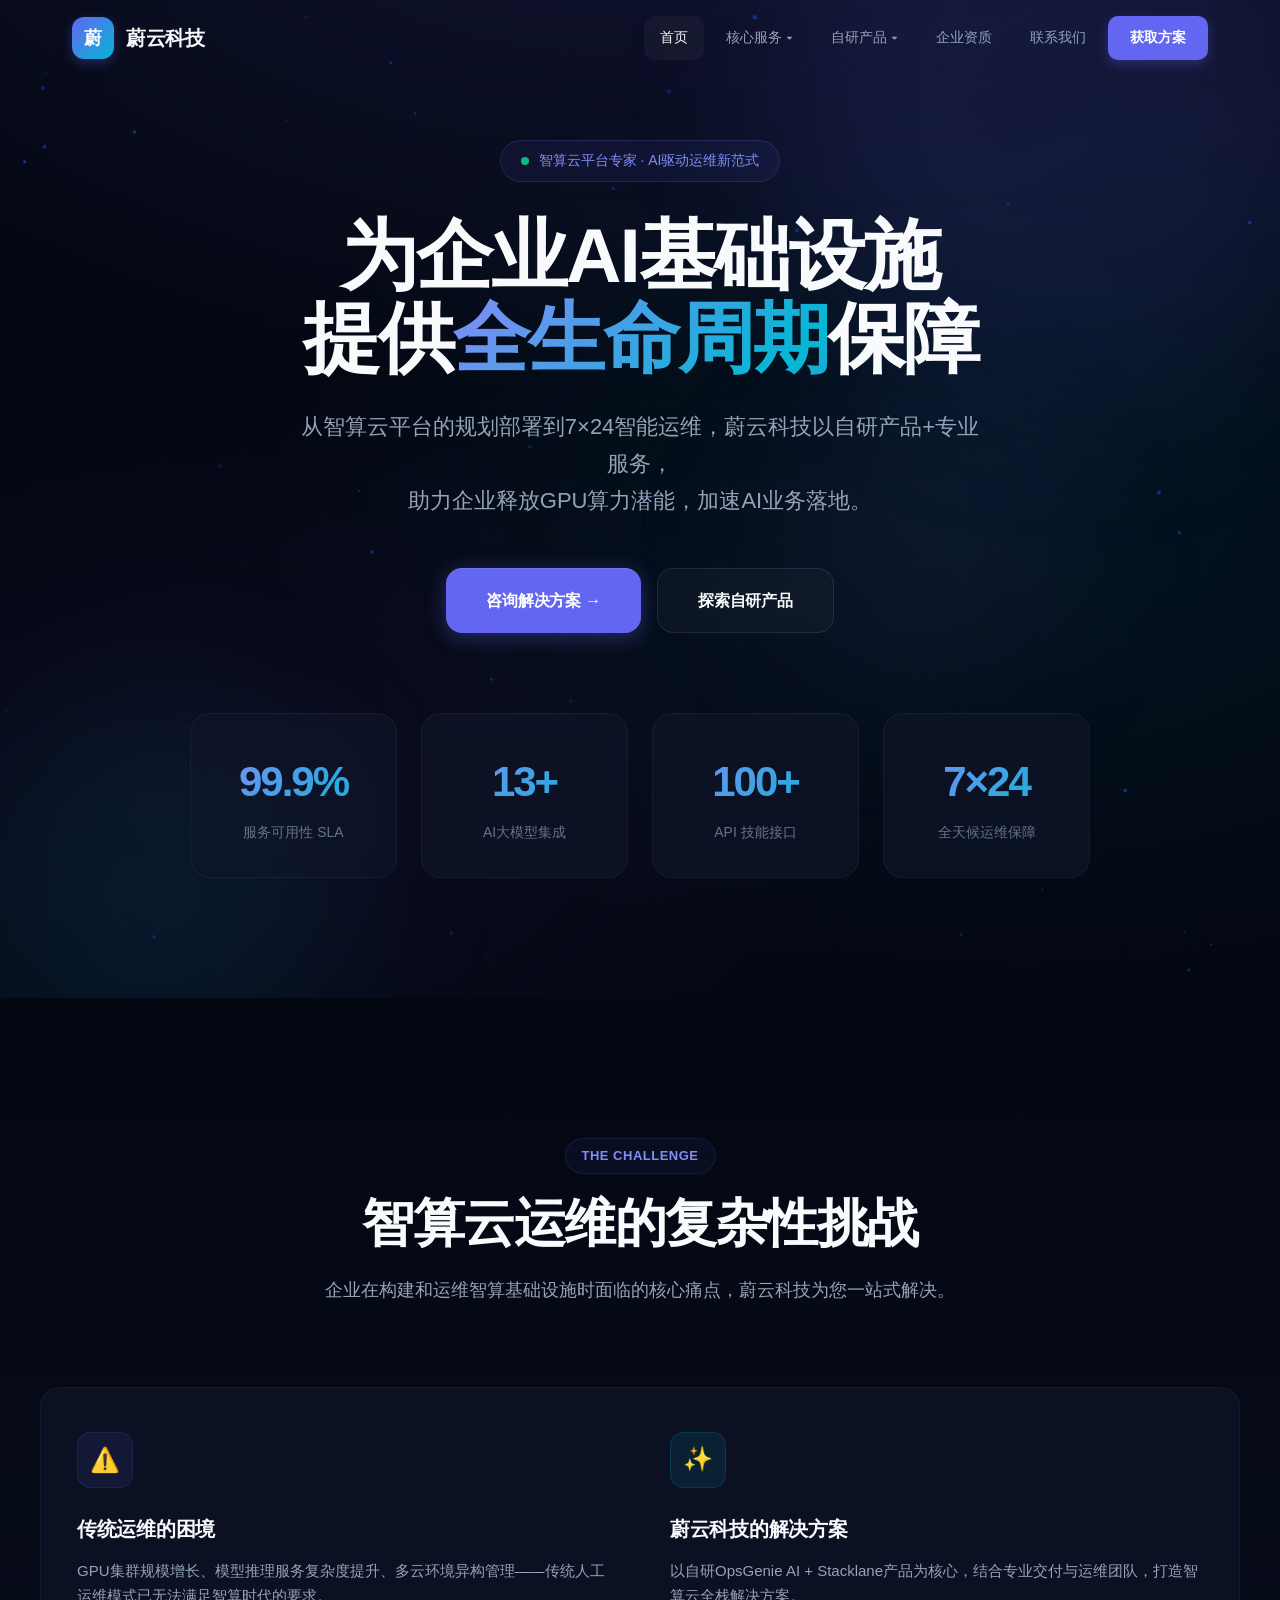
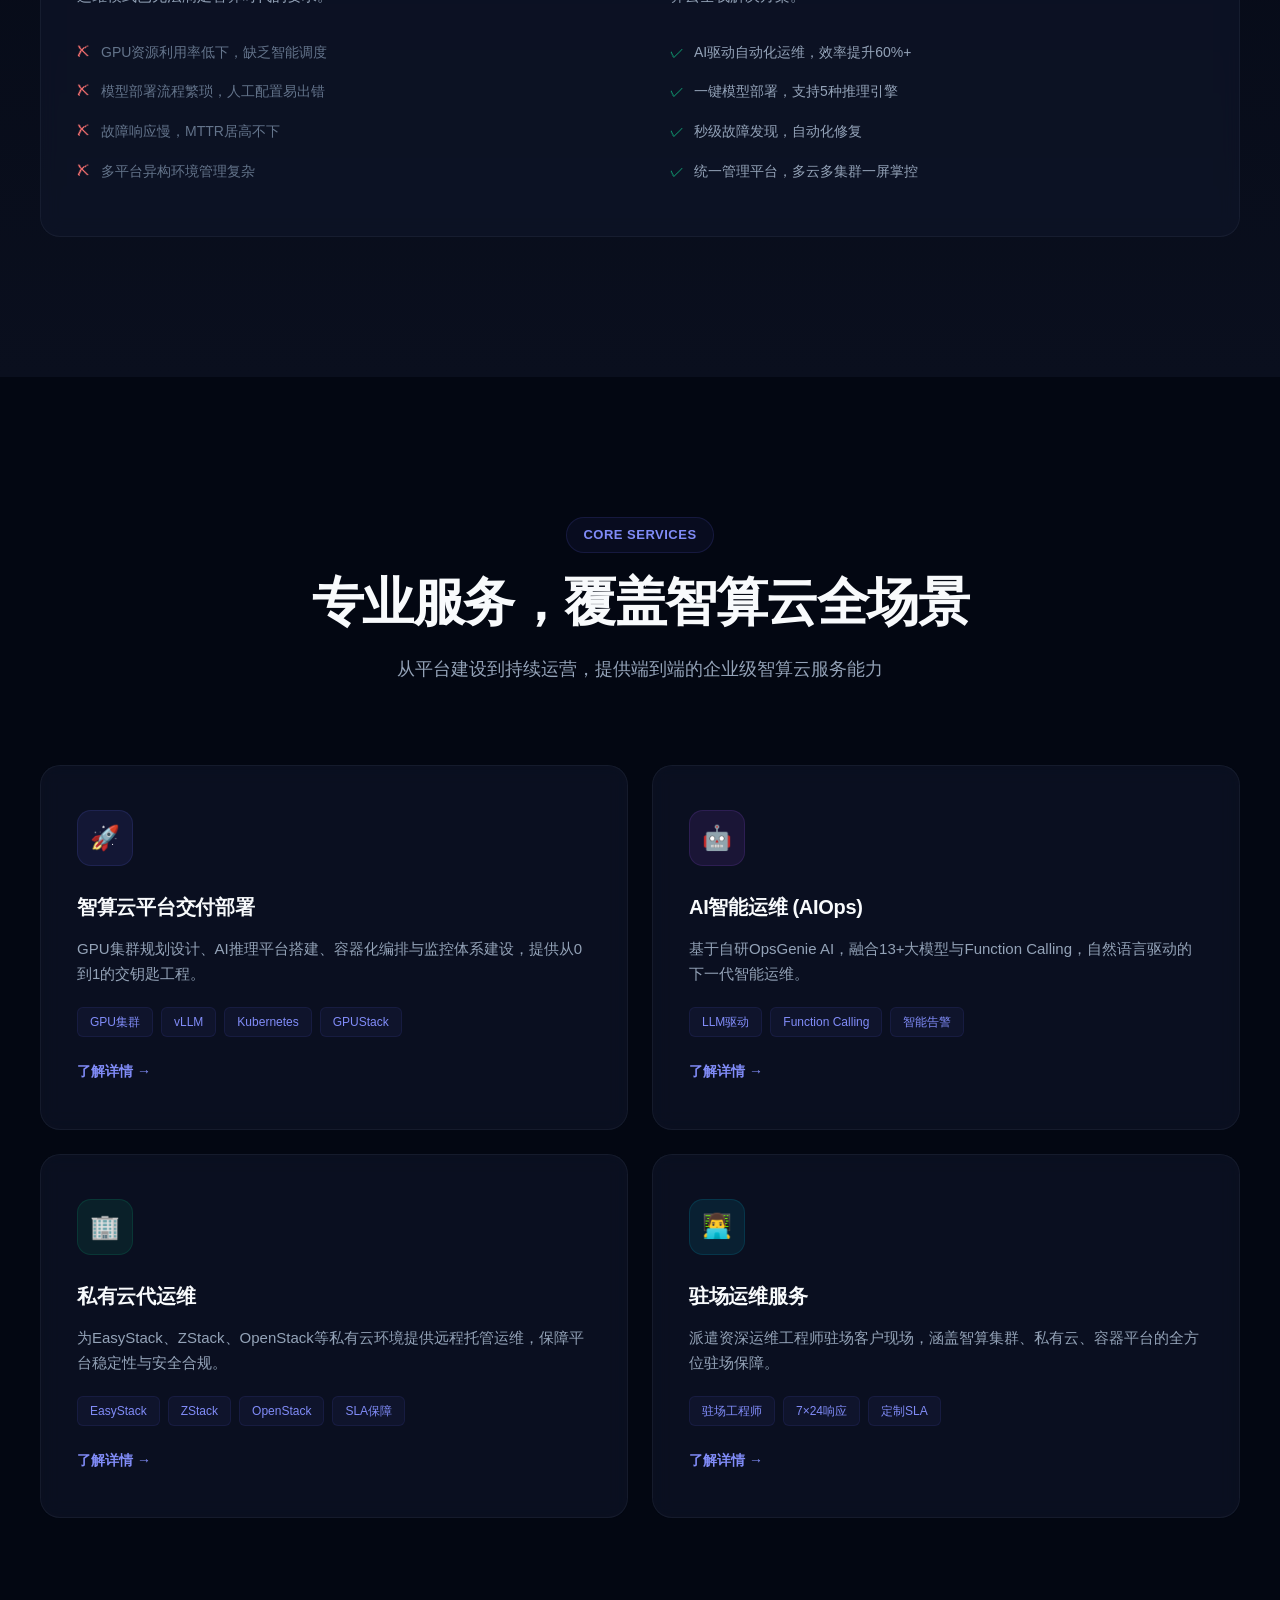
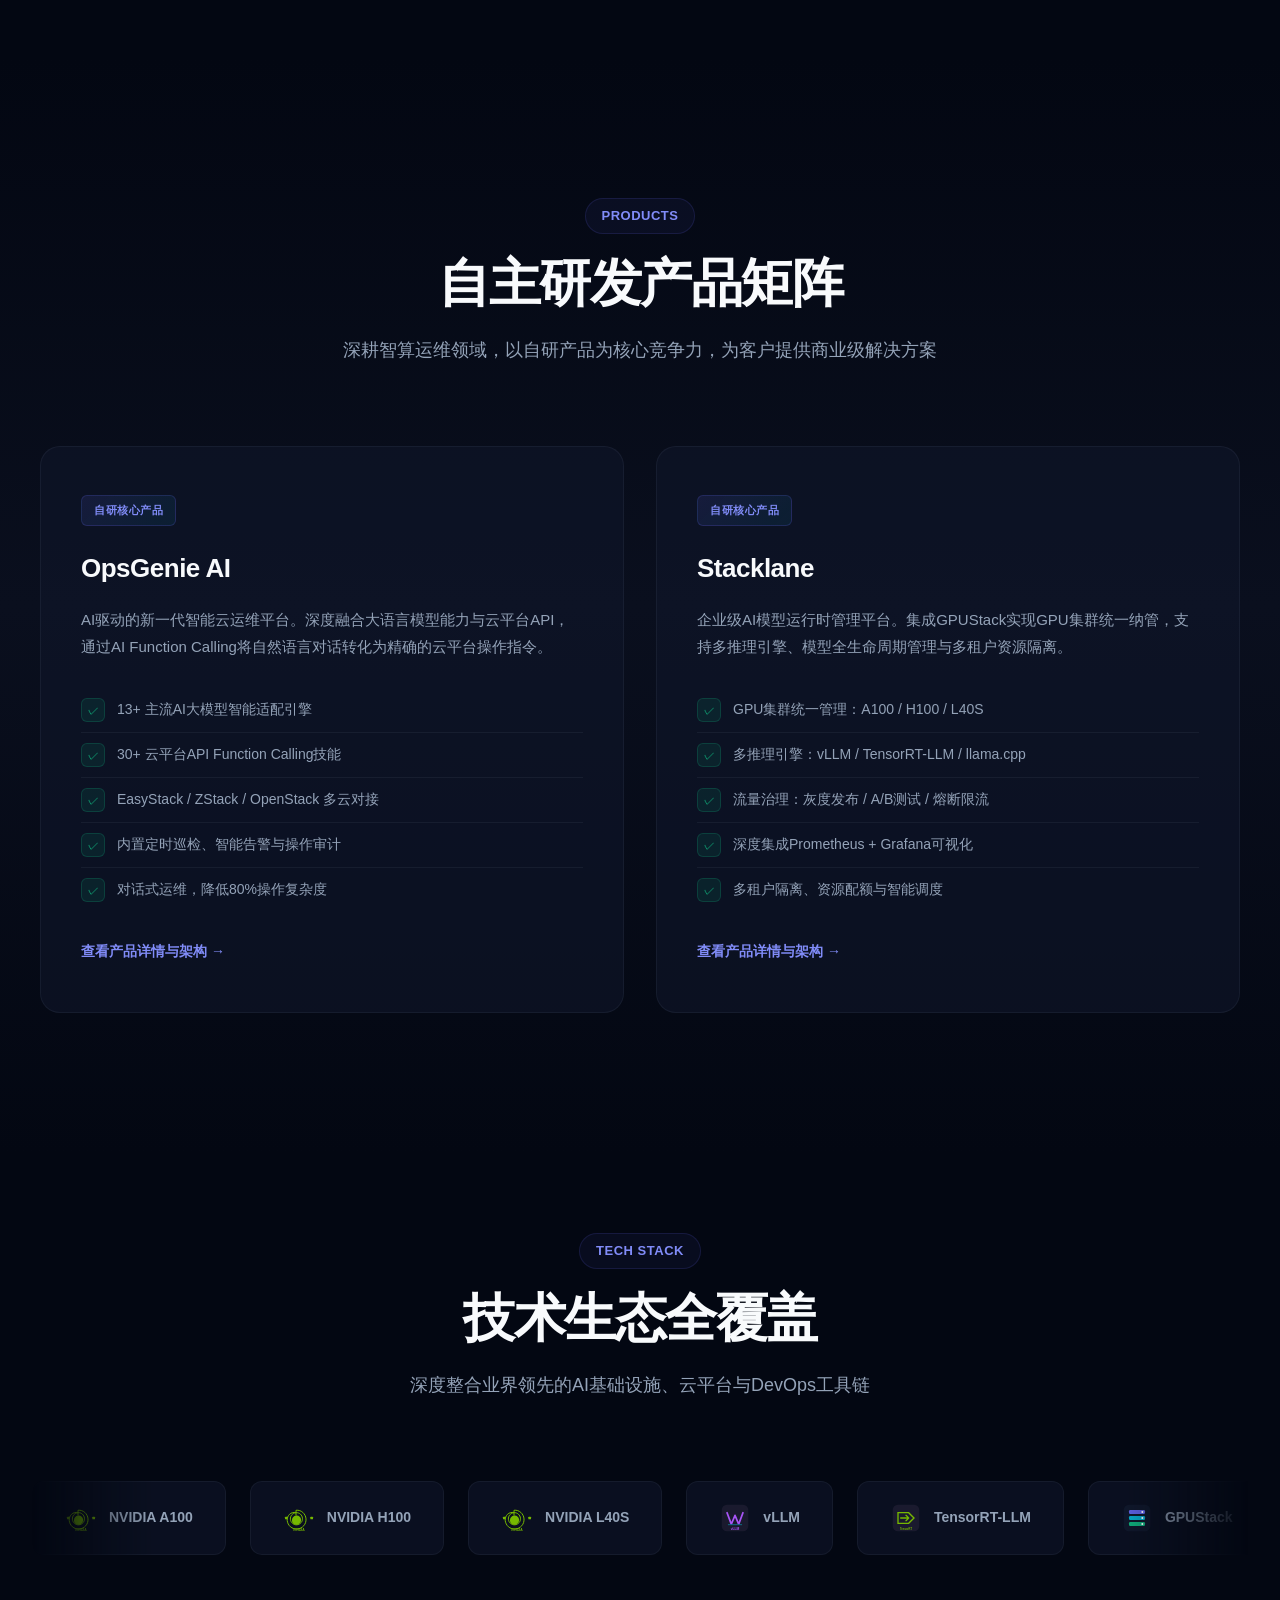
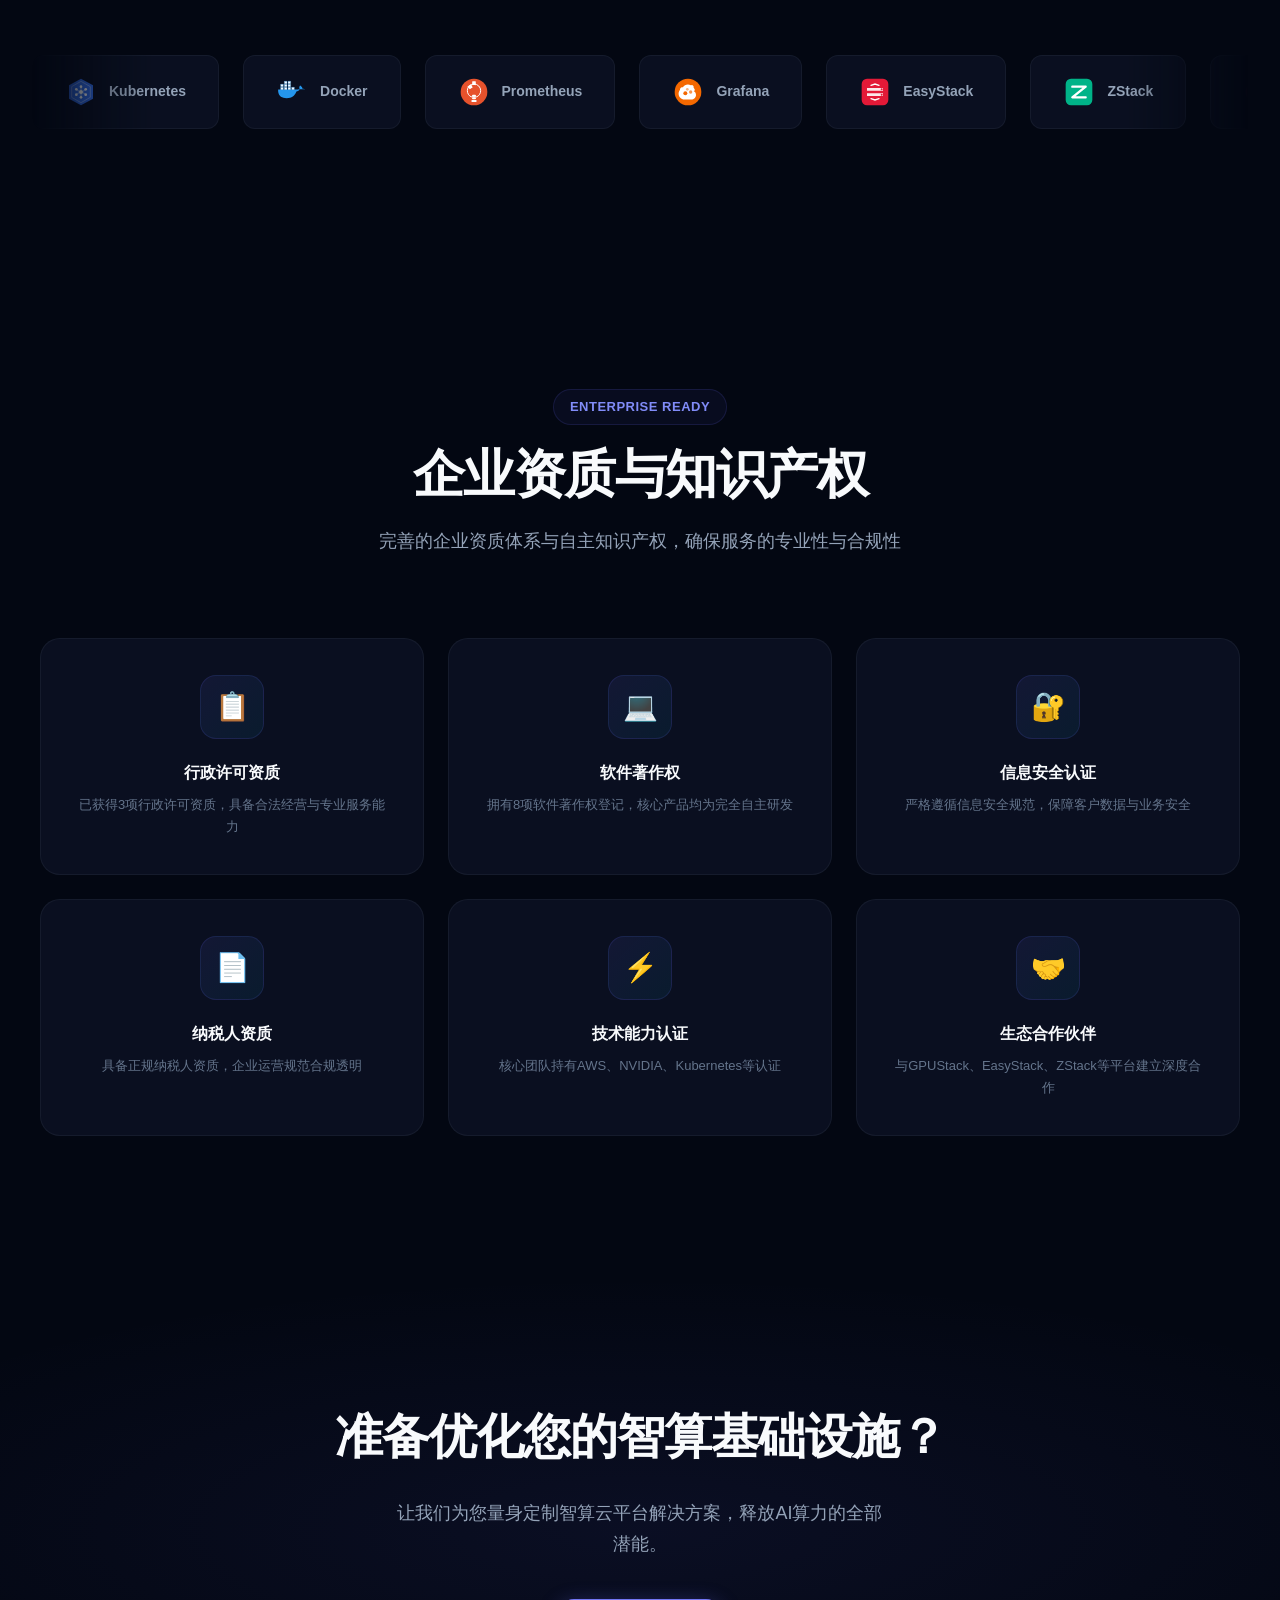
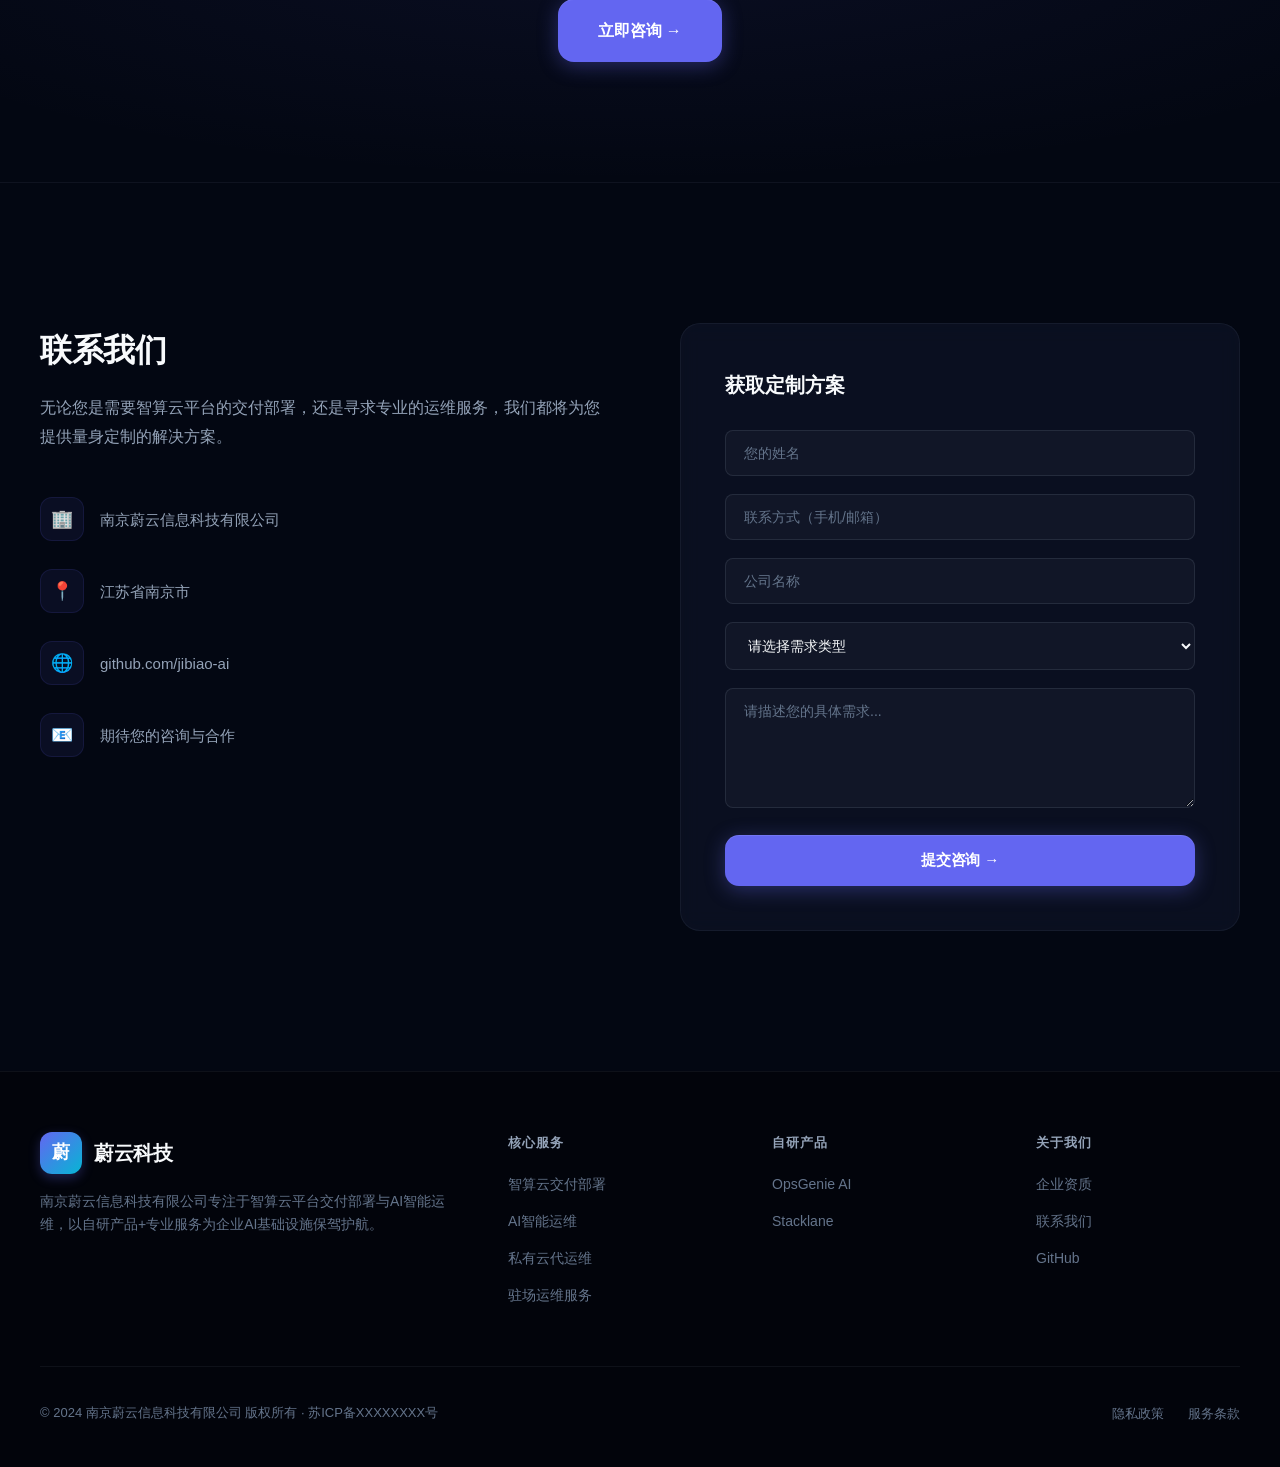
<file: index.html>
<!DOCTYPE html>
<html lang="zh-CN">
<head>
    <meta charset="UTF-8">
    <meta name="viewport" content="width=device-width, initial-scale=1.0">
    <title>南京蔚云信息科技 - 智算云平台交付与智能运维专家</title>
    <meta name="description" content="南京蔚云信息科技专注智算云平台交付部署、AI智能运维、私有云代运维与驻场运维服务，自研OpsGenie AI与Stacklane产品">
    <link rel="stylesheet" href="css/style.css">
</head>
<body>
    <nav class="navbar" id="navbar">
        <div class="nav-container">
            <a href="index.html" class="nav-logo">
                <div class="nav-logo-icon">蔚</div>
                <span class="nav-logo-text">蔚云科技</span>
            </a>
            <ul class="nav-links" id="navLinks">
                <li><a href="index.html" class="active">首页</a></li>
                <li>
                    <a href="#">核心服务 ▾</a>
                    <div class="dropdown-menu">
                        <a href="pages/service-deploy.html">智算云平台交付部署</a>
                        <a href="pages/service-aiops.html">AI智能运维</a>
                        <a href="pages/service-private-cloud.html">私有云代运维</a>
                        <a href="pages/service-onsite.html">驻场运维服务</a>
                    </div>
                </li>
                <li>
                    <a href="#">自研产品 ▾</a>
                    <div class="dropdown-menu">
                        <a href="pages/product-opsgenie.html">OpsGenie AI 智能运维平台</a>
                        <a href="pages/product-stacklane.html">Stacklane 模型运行时平台</a>
                    </div>
                </li>
                <li><a href="#qualifications">企业资质</a></li>
                <li><a href="#contact">联系我们</a></li>
                <li><a href="#contact" class="nav-cta">获取方案</a></li>
            </ul>
            <button class="mobile-menu-btn" onclick="toggleMenu()">☰</button>
        </div>
    </nav>

    <!-- ===== HERO ===== -->
    <section class="hero">
        <div class="hero-bg"></div>
        <div class="hero-grid-bg"></div>
        <div class="hero-orb hero-orb-1"></div>
        <div class="hero-orb hero-orb-2"></div>
        <div class="hero-orb hero-orb-3"></div>
        <canvas id="particles-canvas"></canvas>
        <div class="hero-content">
            <div class="hero-badge">
                <span class="hero-badge-dot"></span>
                智算云平台专家 · AI驱动运维新范式
            </div>
            <h1 class="hero-title">
                为企业AI基础设施<br>提供<span class="gradient-text">全生命周期</span>保障
            </h1>
            <p class="hero-subtitle">
                从智算云平台的规划部署到7×24智能运维，蔚云科技以自研产品+专业服务，<br>助力企业释放GPU算力潜能，加速AI业务落地。
            </p>
            <div class="hero-buttons">
                <a href="#contact" class="btn btn-primary btn-lg">咨询解决方案 →</a>
                <a href="#products" class="btn btn-outline btn-lg">探索自研产品</a>
            </div>
            <div class="hero-stats">
                <div class="hero-stat">
                    <div class="hero-stat-value">99.9%</div>
                    <div class="hero-stat-label">服务可用性 SLA</div>
                </div>
                <div class="hero-stat">
                    <div class="hero-stat-value">13+</div>
                    <div class="hero-stat-label">AI大模型集成</div>
                </div>
                <div class="hero-stat">
                    <div class="hero-stat-value">100+</div>
                    <div class="hero-stat-label">API 技能接口</div>
                </div>
                <div class="hero-stat">
                    <div class="hero-stat-value">7×24</div>
                    <div class="hero-stat-label">全天候运维保障</div>
                </div>
            </div>
        </div>
    </section>

    <!-- ===== THE CHALLENGE ===== -->
    <section class="section" style="background: linear-gradient(180deg, var(--bg-dark), var(--bg-section));">
        <div class="section-container">
            <div class="section-header animate-on-scroll">
                <div class="section-label">The Challenge</div>
                <h2 class="section-title">智算云运维的复杂性挑战</h2>
                <p class="section-desc">企业在构建和运维智算基础设施时面临的核心痛点，蔚云科技为您一站式解决。</p>
            </div>
            <div class="services-grid">
                <div class="service-card animate-on-scroll" style="grid-column: span 2;">
                    <div style="display:grid; grid-template-columns: 1fr 1fr; gap: 60px; align-items:center;">
                        <div>
                            <div class="service-icon blue">⚠️</div>
                            <h3>传统运维的困境</h3>
                            <p style="margin-bottom:24px;">GPU集群规模增长、模型推理服务复杂度提升、多云环境异构管理——传统人工运维模式已无法满足智算时代的要求。</p>
                            <ul style="list-style:none;">
                                <li style="padding:8px 0; color:var(--text-muted); display:flex; align-items:center; gap:10px;font-size:14px;"><span style="color:#f87171;">✗</span> GPU资源利用率低下，缺乏智能调度</li>
                                <li style="padding:8px 0; color:var(--text-muted); display:flex; align-items:center; gap:10px;font-size:14px;"><span style="color:#f87171;">✗</span> 模型部署流程繁琐，人工配置易出错</li>
                                <li style="padding:8px 0; color:var(--text-muted); display:flex; align-items:center; gap:10px;font-size:14px;"><span style="color:#f87171;">✗</span> 故障响应慢，MTTR居高不下</li>
                                <li style="padding:8px 0; color:var(--text-muted); display:flex; align-items:center; gap:10px;font-size:14px;"><span style="color:#f87171;">✗</span> 多平台异构环境管理复杂</li>
                            </ul>
                        </div>
                        <div>
                            <div class="service-icon cyan">✨</div>
                            <h3>蔚云科技的解决方案</h3>
                            <p style="margin-bottom:24px;">以自研OpsGenie AI + Stacklane产品为核心，结合专业交付与运维团队，打造智算云全栈解决方案。</p>
                            <ul style="list-style:none;">
                                <li style="padding:8px 0; color:var(--text-secondary); display:flex; align-items:center; gap:10px;font-size:14px;"><span style="color:#10b981;">✓</span> AI驱动自动化运维，效率提升60%+</li>
                                <li style="padding:8px 0; color:var(--text-secondary); display:flex; align-items:center; gap:10px;font-size:14px;"><span style="color:#10b981;">✓</span> 一键模型部署，支持5种推理引擎</li>
                                <li style="padding:8px 0; color:var(--text-secondary); display:flex; align-items:center; gap:10px;font-size:14px;"><span style="color:#10b981;">✓</span> 秒级故障发现，自动化修复</li>
                                <li style="padding:8px 0; color:var(--text-secondary); display:flex; align-items:center; gap:10px;font-size:14px;"><span style="color:#10b981;">✓</span> 统一管理平台，多云多集群一屏掌控</li>
                            </ul>
                        </div>
                    </div>
                </div>
            </div>
        </div>
    </section>

    <!-- ===== CORE SERVICES ===== -->
    <section class="section" id="services">
        <div class="section-container">
            <div class="section-header animate-on-scroll">
                <div class="section-label">Core Services</div>
                <h2 class="section-title">专业服务，覆盖智算云全场景</h2>
                <p class="section-desc">从平台建设到持续运营，提供端到端的企业级智算云服务能力</p>
            </div>
            <div class="services-grid">
                <a href="pages/service-deploy.html" class="service-card animate-on-scroll">
                    <div class="service-icon blue">🚀</div>
                    <h3>智算云平台交付部署</h3>
                    <p>GPU集群规划设计、AI推理平台搭建、容器化编排与监控体系建设，提供从0到1的交钥匙工程。</p>
                    <div class="service-tags">
                        <span class="service-tag">GPU集群</span>
                        <span class="service-tag">vLLM</span>
                        <span class="service-tag">Kubernetes</span>
                        <span class="service-tag">GPUStack</span>
                    </div>
                    <div class="card-link">了解详情 →</div>
                </a>
                <a href="pages/service-aiops.html" class="service-card animate-on-scroll">
                    <div class="service-icon purple">🤖</div>
                    <h3>AI智能运维 (AIOps)</h3>
                    <p>基于自研OpsGenie AI，融合13+大模型与Function Calling，自然语言驱动的下一代智能运维。</p>
                    <div class="service-tags">
                        <span class="service-tag">LLM驱动</span>
                        <span class="service-tag">Function Calling</span>
                        <span class="service-tag">智能告警</span>
                    </div>
                    <div class="card-link">了解详情 →</div>
                </a>
                <a href="pages/service-private-cloud.html" class="service-card animate-on-scroll">
                    <div class="service-icon green">🏢</div>
                    <h3>私有云代运维</h3>
                    <p>为EasyStack、ZStack、OpenStack等私有云环境提供远程托管运维，保障平台稳定性与安全合规。</p>
                    <div class="service-tags">
                        <span class="service-tag">EasyStack</span>
                        <span class="service-tag">ZStack</span>
                        <span class="service-tag">OpenStack</span>
                        <span class="service-tag">SLA保障</span>
                    </div>
                    <div class="card-link">了解详情 →</div>
                </a>
                <a href="pages/service-onsite.html" class="service-card animate-on-scroll">
                    <div class="service-icon cyan">👨‍💻</div>
                    <h3>驻场运维服务</h3>
                    <p>派遣资深运维工程师驻场客户现场，涵盖智算集群、私有云、容器平台的全方位驻场保障。</p>
                    <div class="service-tags">
                        <span class="service-tag">驻场工程师</span>
                        <span class="service-tag">7×24响应</span>
                        <span class="service-tag">定制SLA</span>
                    </div>
                    <div class="card-link">了解详情 →</div>
                </a>
            </div>
        </div>
    </section>

    <!-- ===== PRODUCTS ===== -->
    <section class="section" id="products" style="background: linear-gradient(180deg, var(--bg-dark), var(--bg-section), var(--bg-dark));">
        <div class="section-container">
            <div class="section-header animate-on-scroll">
                <div class="section-label">Products</div>
                <h2 class="section-title">自主研发产品矩阵</h2>
                <p class="section-desc">深耕智算运维领域，以自研产品为核心竞争力，为客户提供商业级解决方案</p>
            </div>
            <div class="product-showcase">
                <a href="pages/product-opsgenie.html" class="product-card animate-on-scroll">
                    <div class="product-badge">自研核心产品</div>
                    <h3 class="product-name">OpsGenie AI</h3>
                    <p class="product-desc">AI驱动的新一代智能云运维平台。深度融合大语言模型能力与云平台API，通过AI Function Calling将自然语言对话转化为精确的云平台操作指令。</p>
                    <ul class="product-features">
                        <li>13+ 主流AI大模型智能适配引擎</li>
                        <li>30+ 云平台API Function Calling技能</li>
                        <li>EasyStack / ZStack / OpenStack 多云对接</li>
                        <li>内置定时巡检、智能告警与操作审计</li>
                        <li>对话式运维，降低80%操作复杂度</li>
                    </ul>
                    <div class="card-link">查看产品详情与架构 →</div>
                </a>
                <a href="pages/product-stacklane.html" class="product-card animate-on-scroll">
                    <div class="product-badge">自研核心产品</div>
                    <h3 class="product-name">Stacklane</h3>
                    <p class="product-desc">企业级AI模型运行时管理平台。集成GPUStack实现GPU集群统一纳管，支持多推理引擎、模型全生命周期管理与多租户资源隔离。</p>
                    <ul class="product-features">
                        <li>GPU集群统一管理：A100 / H100 / L40S</li>
                        <li>多推理引擎：vLLM / TensorRT-LLM / llama.cpp</li>
                        <li>流量治理：灰度发布 / A/B测试 / 熔断限流</li>
                        <li>深度集成Prometheus + Grafana可视化</li>
                        <li>多租户隔离、资源配额与智能调度</li>
                    </ul>
                    <div class="card-link">查看产品详情与架构 →</div>
                </a>
            </div>
        </div>
    </section>

    <!-- ===== TECH STACK MARQUEE ===== -->
    <section class="section" style="padding-top:80px; padding-bottom:80px;">
        <div class="section-container">
            <div class="section-header animate-on-scroll" style="margin-bottom:40px;">
                <div class="section-label">Tech Stack</div>
                <h2 class="section-title">技术生态全覆盖</h2>
                <p class="section-desc">深度整合业界领先的AI基础设施、云平台与DevOps工具链</p>
            </div>
        </div>
        <!-- Row 1: GPU & AI Inference -->
        <div class="tech-marquee">
            <div class="tech-track">
                <div class="tech-item"><img src="img/icons/nvidia.svg" alt="NVIDIA" class="tech-item-icon-img"><span class="tech-item-name">NVIDIA A100</span></div>
                <div class="tech-item"><img src="img/icons/nvidia.svg" alt="NVIDIA" class="tech-item-icon-img"><span class="tech-item-name">NVIDIA H100</span></div>
                <div class="tech-item"><img src="img/icons/nvidia.svg" alt="NVIDIA" class="tech-item-icon-img"><span class="tech-item-name">NVIDIA L40S</span></div>
                <div class="tech-item"><img src="img/icons/vllm.svg" alt="vLLM" class="tech-item-icon-img"><span class="tech-item-name">vLLM</span></div>
                <div class="tech-item"><img src="img/icons/tensorrt.svg" alt="TensorRT-LLM" class="tech-item-icon-img"><span class="tech-item-name">TensorRT-LLM</span></div>
                <div class="tech-item"><img src="img/icons/gpustack.svg" alt="GPUStack" class="tech-item-icon-img"><span class="tech-item-name">GPUStack</span></div>
                <div class="tech-item"><img src="img/icons/llamacpp.svg" alt="llama.cpp" class="tech-item-icon-img"><span class="tech-item-name">llama.cpp</span></div>
                <div class="tech-item"><img src="img/icons/deepseek.svg" alt="DeepSeek" class="tech-item-icon-img"><span class="tech-item-name">DeepSeek</span></div>
                <div class="tech-item"><img src="img/icons/qwen.svg" alt="Qwen" class="tech-item-icon-img"><span class="tech-item-name">Qwen</span></div>
                <div class="tech-item"><img src="img/icons/openai.svg" alt="OpenAI" class="tech-item-icon-img"><span class="tech-item-name">GPT-4o</span></div>
                <div class="tech-item"><img src="img/icons/claude.svg" alt="Claude" class="tech-item-icon-img"><span class="tech-item-name">Claude</span></div>
                <div class="tech-item"><img src="img/icons/dify.svg" alt="Dify" class="tech-item-icon-img"><span class="tech-item-name">Dify</span></div>
                <!-- Duplicate for seamless scroll -->
                <div class="tech-item"><img src="img/icons/nvidia.svg" alt="NVIDIA" class="tech-item-icon-img"><span class="tech-item-name">NVIDIA A100</span></div>
                <div class="tech-item"><img src="img/icons/nvidia.svg" alt="NVIDIA" class="tech-item-icon-img"><span class="tech-item-name">NVIDIA H100</span></div>
                <div class="tech-item"><img src="img/icons/nvidia.svg" alt="NVIDIA" class="tech-item-icon-img"><span class="tech-item-name">NVIDIA L40S</span></div>
                <div class="tech-item"><img src="img/icons/vllm.svg" alt="vLLM" class="tech-item-icon-img"><span class="tech-item-name">vLLM</span></div>
                <div class="tech-item"><img src="img/icons/tensorrt.svg" alt="TensorRT-LLM" class="tech-item-icon-img"><span class="tech-item-name">TensorRT-LLM</span></div>
                <div class="tech-item"><img src="img/icons/gpustack.svg" alt="GPUStack" class="tech-item-icon-img"><span class="tech-item-name">GPUStack</span></div>
                <div class="tech-item"><img src="img/icons/llamacpp.svg" alt="llama.cpp" class="tech-item-icon-img"><span class="tech-item-name">llama.cpp</span></div>
                <div class="tech-item"><img src="img/icons/deepseek.svg" alt="DeepSeek" class="tech-item-icon-img"><span class="tech-item-name">DeepSeek</span></div>
                <div class="tech-item"><img src="img/icons/qwen.svg" alt="Qwen" class="tech-item-icon-img"><span class="tech-item-name">Qwen</span></div>
                <div class="tech-item"><img src="img/icons/openai.svg" alt="OpenAI" class="tech-item-icon-img"><span class="tech-item-name">GPT-4o</span></div>
                <div class="tech-item"><img src="img/icons/claude.svg" alt="Claude" class="tech-item-icon-img"><span class="tech-item-name">Claude</span></div>
                <div class="tech-item"><img src="img/icons/dify.svg" alt="Dify" class="tech-item-icon-img"><span class="tech-item-name">Dify</span></div>
            </div>
        </div>
        <!-- Row 2: Cloud & DevOps (reverse direction) -->
        <div class="tech-marquee" style="margin-top: 20px;">
            <div class="tech-track tech-track-reverse">
                <div class="tech-item"><img src="img/icons/kubernetes.svg" alt="Kubernetes" class="tech-item-icon-img"><span class="tech-item-name">Kubernetes</span></div>
                <div class="tech-item"><img src="img/icons/docker.svg" alt="Docker" class="tech-item-icon-img"><span class="tech-item-name">Docker</span></div>
                <div class="tech-item"><img src="img/icons/prometheus.svg" alt="Prometheus" class="tech-item-icon-img"><span class="tech-item-name">Prometheus</span></div>
                <div class="tech-item"><img src="img/icons/grafana.svg" alt="Grafana" class="tech-item-icon-img"><span class="tech-item-name">Grafana</span></div>
                <div class="tech-item"><img src="img/icons/easystack.svg" alt="EasyStack" class="tech-item-icon-img"><span class="tech-item-name">EasyStack</span></div>
                <div class="tech-item"><img src="img/icons/zstack.svg" alt="ZStack" class="tech-item-icon-img"><span class="tech-item-name">ZStack</span></div>
                <div class="tech-item"><img src="img/icons/openstack.svg" alt="OpenStack" class="tech-item-icon-img"><span class="tech-item-name">OpenStack</span></div>
                <div class="tech-item"><img src="img/icons/nginx.svg" alt="Nginx" class="tech-item-icon-img"><span class="tech-item-name">Nginx</span></div>
                <div class="tech-item"><img src="img/icons/terraform.svg" alt="Terraform" class="tech-item-icon-img"><span class="tech-item-name">Terraform</span></div>
                <div class="tech-item"><img src="img/icons/ansible.svg" alt="Ansible" class="tech-item-icon-img"><span class="tech-item-name">Ansible</span></div>
                <div class="tech-item"><img src="img/icons/linux.svg" alt="Linux" class="tech-item-icon-img"><span class="tech-item-name">Linux</span></div>
                <div class="tech-item"><img src="img/icons/python.svg" alt="Python" class="tech-item-icon-img"><span class="tech-item-name">Python</span></div>
                <div class="tech-item"><img src="img/icons/golang.svg" alt="Go" class="tech-item-icon-img"><span class="tech-item-name">Go</span></div>
                <div class="tech-item"><img src="img/icons/react.svg" alt="React" class="tech-item-icon-img"><span class="tech-item-name">React</span></div>
                <div class="tech-item"><img src="img/icons/typescript.svg" alt="TypeScript" class="tech-item-icon-img"><span class="tech-item-name">TypeScript</span></div>
                <div class="tech-item"><img src="img/icons/mysql.svg" alt="MySQL" class="tech-item-icon-img"><span class="tech-item-name">MySQL</span></div>
                <div class="tech-item"><img src="img/icons/redis.svg" alt="Redis" class="tech-item-icon-img"><span class="tech-item-name">Redis</span></div>
                <div class="tech-item"><img src="img/icons/rabbitmq.svg" alt="RabbitMQ" class="tech-item-icon-img"><span class="tech-item-name">RabbitMQ</span></div>
                <!-- Duplicate for seamless scroll -->
                <div class="tech-item"><img src="img/icons/kubernetes.svg" alt="Kubernetes" class="tech-item-icon-img"><span class="tech-item-name">Kubernetes</span></div>
                <div class="tech-item"><img src="img/icons/docker.svg" alt="Docker" class="tech-item-icon-img"><span class="tech-item-name">Docker</span></div>
                <div class="tech-item"><img src="img/icons/prometheus.svg" alt="Prometheus" class="tech-item-icon-img"><span class="tech-item-name">Prometheus</span></div>
                <div class="tech-item"><img src="img/icons/grafana.svg" alt="Grafana" class="tech-item-icon-img"><span class="tech-item-name">Grafana</span></div>
                <div class="tech-item"><img src="img/icons/easystack.svg" alt="EasyStack" class="tech-item-icon-img"><span class="tech-item-name">EasyStack</span></div>
                <div class="tech-item"><img src="img/icons/zstack.svg" alt="ZStack" class="tech-item-icon-img"><span class="tech-item-name">ZStack</span></div>
                <div class="tech-item"><img src="img/icons/openstack.svg" alt="OpenStack" class="tech-item-icon-img"><span class="tech-item-name">OpenStack</span></div>
                <div class="tech-item"><img src="img/icons/nginx.svg" alt="Nginx" class="tech-item-icon-img"><span class="tech-item-name">Nginx</span></div>
                <div class="tech-item"><img src="img/icons/terraform.svg" alt="Terraform" class="tech-item-icon-img"><span class="tech-item-name">Terraform</span></div>
                <div class="tech-item"><img src="img/icons/ansible.svg" alt="Ansible" class="tech-item-icon-img"><span class="tech-item-name">Ansible</span></div>
                <div class="tech-item"><img src="img/icons/linux.svg" alt="Linux" class="tech-item-icon-img"><span class="tech-item-name">Linux</span></div>
                <div class="tech-item"><img src="img/icons/python.svg" alt="Python" class="tech-item-icon-img"><span class="tech-item-name">Python</span></div>
                <div class="tech-item"><img src="img/icons/golang.svg" alt="Go" class="tech-item-icon-img"><span class="tech-item-name">Go</span></div>
                <div class="tech-item"><img src="img/icons/react.svg" alt="React" class="tech-item-icon-img"><span class="tech-item-name">React</span></div>
                <div class="tech-item"><img src="img/icons/typescript.svg" alt="TypeScript" class="tech-item-icon-img"><span class="tech-item-name">TypeScript</span></div>
                <div class="tech-item"><img src="img/icons/mysql.svg" alt="MySQL" class="tech-item-icon-img"><span class="tech-item-name">MySQL</span></div>
                <div class="tech-item"><img src="img/icons/redis.svg" alt="Redis" class="tech-item-icon-img"><span class="tech-item-name">Redis</span></div>
                <div class="tech-item"><img src="img/icons/rabbitmq.svg" alt="RabbitMQ" class="tech-item-icon-img"><span class="tech-item-name">RabbitMQ</span></div>
            </div>
        </div>
    </section>

    <!-- ===== QUALIFICATIONS ===== -->
    <section class="section" id="qualifications">
        <div class="section-container">
            <div class="section-header animate-on-scroll">
                <div class="section-label">Enterprise Ready</div>
                <h2 class="section-title">企业资质与知识产权</h2>
                <p class="section-desc">完善的企业资质体系与自主知识产权，确保服务的专业性与合规性</p>
            </div>
            <div class="qual-grid">
                <div class="qual-card animate-on-scroll"><div class="qual-icon">📋</div><h4 class="qual-title">行政许可资质</h4><p class="qual-desc">已获得3项行政许可资质，具备合法经营与专业服务能力</p></div>
                <div class="qual-card animate-on-scroll"><div class="qual-icon">💻</div><h4 class="qual-title">软件著作权</h4><p class="qual-desc">拥有8项软件著作权登记，核心产品均为完全自主研发</p></div>
                <div class="qual-card animate-on-scroll"><div class="qual-icon">🔐</div><h4 class="qual-title">信息安全认证</h4><p class="qual-desc">严格遵循信息安全规范，保障客户数据与业务安全</p></div>
                <div class="qual-card animate-on-scroll"><div class="qual-icon">📄</div><h4 class="qual-title">纳税人资质</h4><p class="qual-desc">具备正规纳税人资质，企业运营规范合规透明</p></div>
                <div class="qual-card animate-on-scroll"><div class="qual-icon">⚡</div><h4 class="qual-title">技术能力认证</h4><p class="qual-desc">核心团队持有AWS、NVIDIA、Kubernetes等认证</p></div>
                <div class="qual-card animate-on-scroll"><div class="qual-icon">🤝</div><h4 class="qual-title">生态合作伙伴</h4><p class="qual-desc">与GPUStack、EasyStack、ZStack等平台建立深度合作</p></div>
            </div>
        </div>
    </section>

    <!-- ===== CTA ===== -->
    <section class="cta-section">
        <div class="cta-content animate-on-scroll">
            <h2 class="cta-title">准备优化您的智算基础设施？</h2>
            <p class="cta-desc">让我们为您量身定制智算云平台解决方案，释放AI算力的全部潜能。</p>
            <a href="#contact" class="btn btn-primary btn-lg">立即咨询 →</a>
        </div>
    </section>

    <!-- ===== CONTACT ===== -->
    <section class="section contact-section" id="contact">
        <div class="section-container">
            <div class="contact-grid">
                <div class="contact-info animate-on-scroll">
                    <h3>联系我们</h3>
                    <p>无论您是需要智算云平台的交付部署，还是寻求专业的运维服务，我们都将为您提供量身定制的解决方案。</p>
                    <ul class="contact-details">
                        <li><span class="icon">🏢</span><span>南京蔚云信息科技有限公司</span></li>
                        <li><span class="icon">📍</span><span>江苏省南京市</span></li>
                        <li><span class="icon">🌐</span><span>github.com/jibiao-ai</span></li>
                        <li><span class="icon">📧</span><span>期待您的咨询与合作</span></li>
                    </ul>
                </div>
                <div class="contact-form animate-on-scroll">
                    <h4>获取定制方案</h4>
                    <div class="form-group"><input type="text" placeholder="您的姓名"></div>
                    <div class="form-group"><input type="text" placeholder="联系方式（手机/邮箱）"></div>
                    <div class="form-group"><input type="text" placeholder="公司名称"></div>
                    <div class="form-group">
                        <select>
                            <option value="">请选择需求类型</option>
                            <option>智算云平台交付部署</option>
                            <option>AI智能运维 (AIOps)</option>
                            <option>私有云代运维</option>
                            <option>驻场运维服务</option>
                            <option>OpsGenie AI 产品咨询</option>
                            <option>Stacklane 产品咨询</option>
                            <option>其他</option>
                        </select>
                    </div>
                    <div class="form-group"><textarea placeholder="请描述您的具体需求..."></textarea></div>
                    <button class="btn btn-primary" style="width:100%; justify-content:center;">提交咨询 →</button>
                </div>
            </div>
        </div>
    </section>

    <!-- ===== FOOTER ===== -->
    <footer class="footer">
        <div class="footer-content">
            <div class="footer-grid">
                <div class="footer-brand">
                    <a href="index.html" class="nav-logo" style="margin-bottom:8px;">
                        <div class="nav-logo-icon">蔚</div>
                        <span class="nav-logo-text">蔚云科技</span>
                    </a>
                    <p>南京蔚云信息科技有限公司专注于智算云平台交付部署与AI智能运维，以自研产品+专业服务为企业AI基础设施保驾护航。</p>
                </div>
                <div class="footer-col">
                    <h5>核心服务</h5>
                    <ul>
                        <li><a href="pages/service-deploy.html">智算云交付部署</a></li>
                        <li><a href="pages/service-aiops.html">AI智能运维</a></li>
                        <li><a href="pages/service-private-cloud.html">私有云代运维</a></li>
                        <li><a href="pages/service-onsite.html">驻场运维服务</a></li>
                    </ul>
                </div>
                <div class="footer-col">
                    <h5>自研产品</h5>
                    <ul>
                        <li><a href="pages/product-opsgenie.html">OpsGenie AI</a></li>
                        <li><a href="pages/product-stacklane.html">Stacklane</a></li>
                    </ul>
                </div>
                <div class="footer-col">
                    <h5>关于我们</h5>
                    <ul>
                        <li><a href="#qualifications">企业资质</a></li>
                        <li><a href="#contact">联系我们</a></li>
                        <li><a href="https://github.com/jibiao-ai" target="_blank">GitHub</a></li>
                    </ul>
                </div>
            </div>
            <div class="footer-bottom">
                <div class="footer-copy">© 2024 南京蔚云信息科技有限公司 版权所有 · 苏ICP备XXXXXXXX号</div>
                <ul class="footer-links">
                    <li><a href="#">隐私政策</a></li>
                    <li><a href="#">服务条款</a></li>
                </ul>
            </div>
        </div>
    </footer>
    <script src="js/main.js"></script>
</body>
</html>
</file>
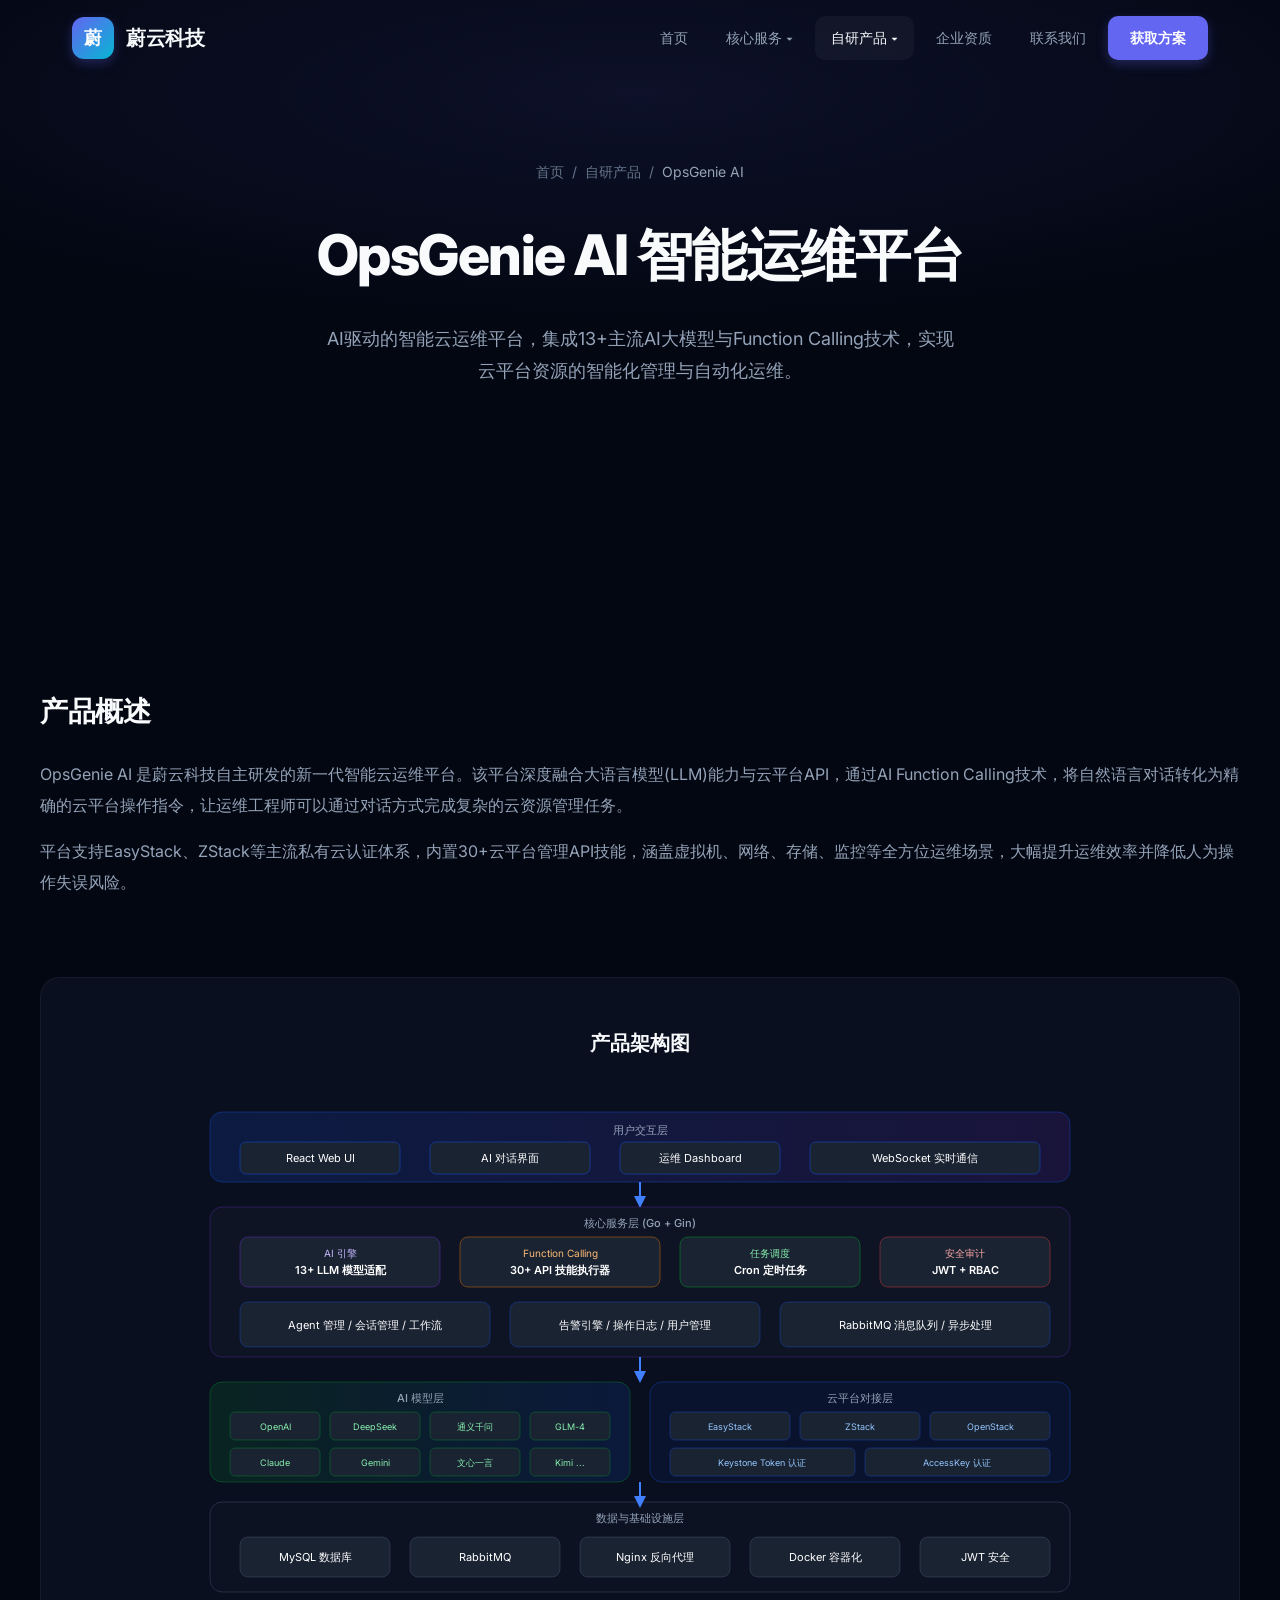
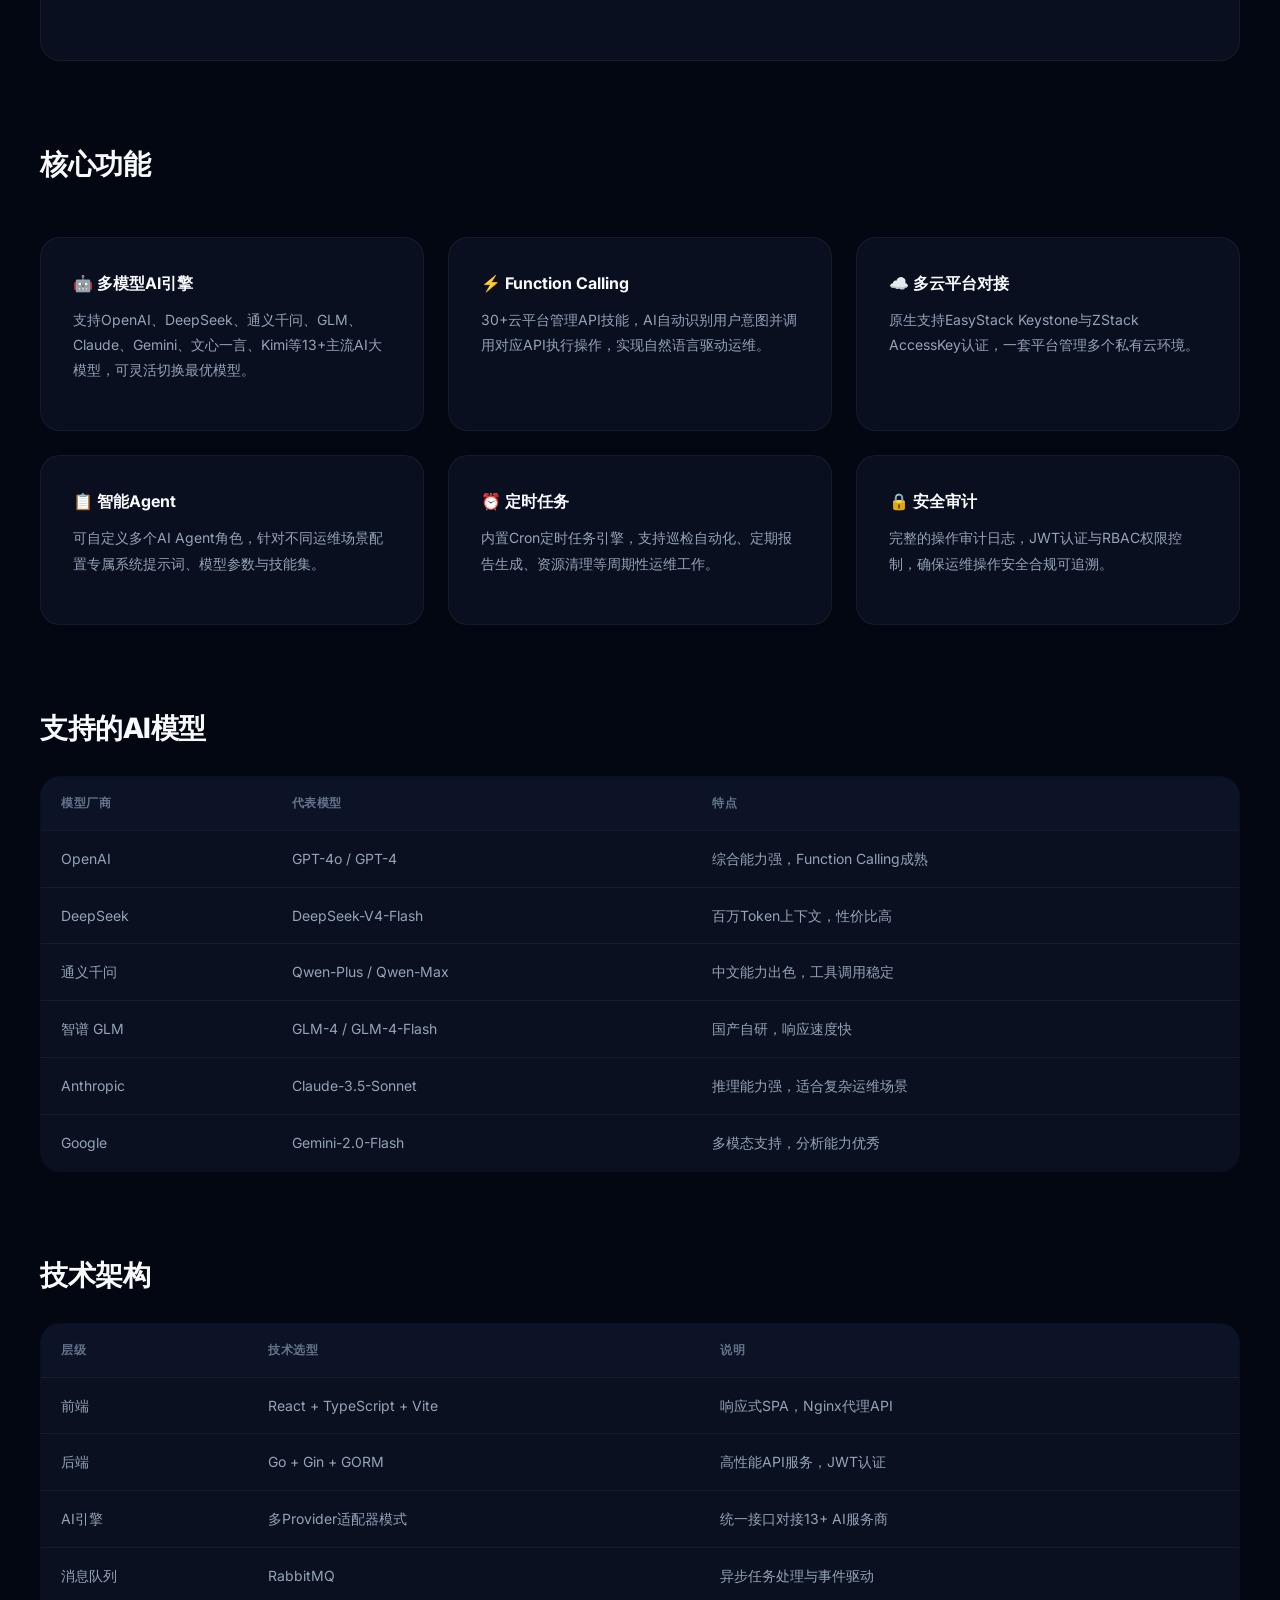
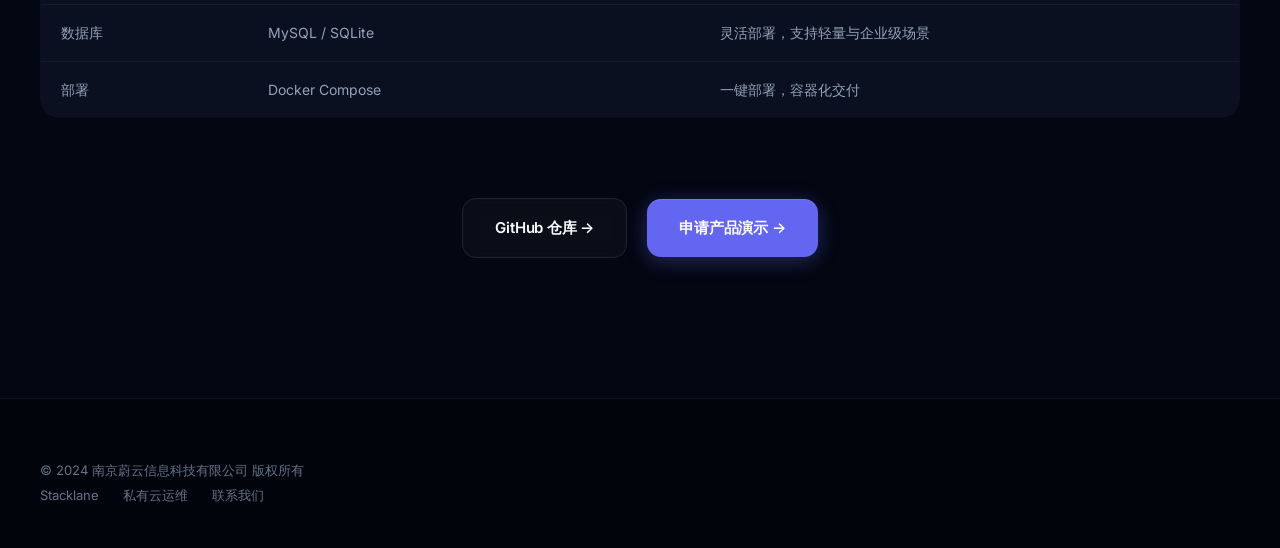
<file: pages/product-opsgenie.html>
<!DOCTYPE html>
<html lang="zh-CN">
<head>
    <meta charset="UTF-8">
    <meta name="viewport" content="width=device-width, initial-scale=1.0">
    <title>OpsGenie AI 智能运维平台 - 南京蔚云信息科技</title>
    <link rel="preconnect" href="https://fonts.googleapis.com">
    <link rel="preconnect" href="https://fonts.gstatic.com" crossorigin>
    <link href="https://fonts.googleapis.com/css2?family=Inter:wght@300;400;500;600;700;800;900&family=Noto+Sans+SC:wght@300;400;500;600;700;900&display=swap" rel="stylesheet">
    <link rel="stylesheet" href="../css/style.css">
</head>
<body>
    <nav class="navbar" id="navbar">
        <div class="nav-container">
            <a href="../index.html" class="nav-logo"><div class="nav-logo-icon">蔚</div><span class="nav-logo-text">蔚云科技</span></a>
            <ul class="nav-links" id="navLinks">
                <li><a href="../index.html">首页</a></li>
                <li><a href="#">核心服务 ▾</a><div class="dropdown-menu"><a href="service-deploy.html">智算云平台交付部署</a><a href="service-aiops.html">AI智能运维</a><a href="service-private-cloud.html">私有云代运维</a><a href="service-onsite.html">驻场运维服务</a></div></li>
                <li><a href="#" class="active">自研产品 ▾</a><div class="dropdown-menu"><a href="product-opsgenie.html">OpsGenie AI</a><a href="product-stacklane.html">Stacklane</a></div></li>
                <li><a href="../index.html#qualifications">企业资质</a></li>
                <li><a href="../index.html#contact">联系我们</a></li>
                <li><a href="../index.html#contact" class="nav-cta">获取方案</a></li>
            </ul>
            <button class="mobile-menu-btn" onclick="toggleMenu()">☰</button>
        </div>
    </nav>

    <header class="page-header">
        <div class="hero-grid"></div>
        <div class="page-header-content">
            <div class="breadcrumb"><a href="../index.html">首页</a><span>/</span><a href="../index.html#products">自研产品</a><span>/</span><span class="current">OpsGenie AI</span></div>
            <h1>OpsGenie AI 智能运维平台</h1>
            <p>AI驱动的智能云运维平台，集成13+主流AI大模型与Function Calling技术，实现云平台资源的智能化管理与自动化运维。</p>
        </div>
    </header>

    <section class="section">
        <div class="section-container">
            <div class="content-block animate-on-scroll">
                <h2>产品概述</h2>
                <p>OpsGenie AI 是蔚云科技自主研发的新一代智能云运维平台。该平台深度融合大语言模型(LLM)能力与云平台API，通过AI Function Calling技术，将自然语言对话转化为精确的云平台操作指令，让运维工程师可以通过对话方式完成复杂的云资源管理任务。</p>
                <p>平台支持EasyStack、ZStack等主流私有云认证体系，内置30+云平台管理API技能，涵盖虚拟机、网络、存储、监控等全方位运维场景，大幅提升运维效率并降低人为操作失误风险。</p>
            </div>

            <!-- Architecture Diagram -->
            <div class="arch-diagram animate-on-scroll">
                <h3>产品架构图</h3>
                <svg class="arch-svg" viewBox="0 0 900 520" xmlns="http://www.w3.org/2000/svg">
                    <!-- Background layers -->
                    <defs>
                        <linearGradient id="og-grad1" x1="0%" y1="0%" x2="100%" y2="0%">
                            <stop offset="0%" style="stop-color:#165DFF;stop-opacity:0.15"/>
                            <stop offset="100%" style="stop-color:#722ED1;stop-opacity:0.15"/>
                        </linearGradient>
                        <linearGradient id="og-grad2" x1="0%" y1="0%" x2="100%" y2="0%">
                            <stop offset="0%" style="stop-color:#00B42A;stop-opacity:0.12"/>
                            <stop offset="100%" style="stop-color:#165DFF;stop-opacity:0.12"/>
                        </linearGradient>
                    </defs>
                    
                    <!-- Top Layer: User Interface -->
                    <rect x="20" y="20" width="860" height="70" rx="12" fill="url(#og-grad1)" stroke="#165DFF" stroke-opacity="0.3"/>
                    <text x="450" y="42" text-anchor="middle" fill="#94a3b8" font-size="11" font-weight="500">用户交互层</text>
                    <rect x="50" y="50" width="160" height="32" rx="6" fill="#1a2332" stroke="#165DFF" stroke-opacity="0.4"/>
                    <text x="130" y="70" text-anchor="middle" fill="#fff" font-size="11">React Web UI</text>
                    <rect x="240" y="50" width="160" height="32" rx="6" fill="#1a2332" stroke="#165DFF" stroke-opacity="0.4"/>
                    <text x="320" y="70" text-anchor="middle" fill="#fff" font-size="11">AI 对话界面</text>
                    <rect x="430" y="50" width="160" height="32" rx="6" fill="#1a2332" stroke="#165DFF" stroke-opacity="0.4"/>
                    <text x="510" y="70" text-anchor="middle" fill="#fff" font-size="11">运维 Dashboard</text>
                    <rect x="620" y="50" width="230" height="32" rx="6" fill="#1a2332" stroke="#165DFF" stroke-opacity="0.4"/>
                    <text x="735" y="70" text-anchor="middle" fill="#fff" font-size="11">WebSocket 实时通信</text>

                    <!-- Arrow down -->
                    <path d="M450 90 L450 110" stroke="#4080FF" stroke-width="2" marker-end="url(#arrow-og)"/>
                    <defs><marker id="arrow-og" markerWidth="6" markerHeight="6" refX="3" refY="3" orient="auto"><path d="M0,0 L6,3 L0,6 Z" fill="#4080FF"/></marker></defs>

                    <!-- Middle Layer: Backend Core -->
                    <rect x="20" y="115" width="860" height="150" rx="12" fill="rgba(17,24,39,0.6)" stroke="#722ED1" stroke-opacity="0.3"/>
                    <text x="450" y="135" text-anchor="middle" fill="#94a3b8" font-size="11" font-weight="500">核心服务层 (Go + Gin)</text>

                    <rect x="50" y="145" width="200" height="50" rx="8" fill="#1a2332" stroke="#722ED1" stroke-opacity="0.4"/>
                    <text x="150" y="165" text-anchor="middle" fill="#c4b5fd" font-size="10">AI 引擎</text>
                    <text x="150" y="182" text-anchor="middle" fill="#fff" font-size="11" font-weight="600">13+ LLM 模型适配</text>

                    <rect x="270" y="145" width="200" height="50" rx="8" fill="#1a2332" stroke="#FF7D00" stroke-opacity="0.4"/>
                    <text x="370" y="165" text-anchor="middle" fill="#fdba74" font-size="10">Function Calling</text>
                    <text x="370" y="182" text-anchor="middle" fill="#fff" font-size="11" font-weight="600">30+ API 技能执行器</text>

                    <rect x="490" y="145" width="180" height="50" rx="8" fill="#1a2332" stroke="#00B42A" stroke-opacity="0.4"/>
                    <text x="580" y="165" text-anchor="middle" fill="#86efac" font-size="10">任务调度</text>
                    <text x="580" y="182" text-anchor="middle" fill="#fff" font-size="11" font-weight="600">Cron 定时任务</text>

                    <rect x="690" y="145" width="170" height="50" rx="8" fill="#1a2332" stroke="#F53F3F" stroke-opacity="0.4"/>
                    <text x="775" y="165" text-anchor="middle" fill="#fca5a5" font-size="10">安全审计</text>
                    <text x="775" y="182" text-anchor="middle" fill="#fff" font-size="11" font-weight="600">JWT + RBAC</text>

                    <rect x="50" y="210" width="250" height="45" rx="8" fill="#1a2332" stroke="#165DFF" stroke-opacity="0.3"/>
                    <text x="175" y="237" text-anchor="middle" fill="#fff" font-size="11">Agent 管理 / 会话管理 / 工作流</text>

                    <rect x="320" y="210" width="250" height="45" rx="8" fill="#1a2332" stroke="#165DFF" stroke-opacity="0.3"/>
                    <text x="445" y="237" text-anchor="middle" fill="#fff" font-size="11">告警引擎 / 操作日志 / 用户管理</text>

                    <rect x="590" y="210" width="270" height="45" rx="8" fill="#1a2332" stroke="#165DFF" stroke-opacity="0.3"/>
                    <text x="725" y="237" text-anchor="middle" fill="#fff" font-size="11">RabbitMQ 消息队列 / 异步处理</text>

                    <!-- Arrow down -->
                    <path d="M450 265 L450 285" stroke="#4080FF" stroke-width="2" marker-end="url(#arrow-og)"/>

                    <!-- AI Models Layer -->
                    <rect x="20" y="290" width="420" height="100" rx="12" fill="url(#og-grad2)" stroke="#00B42A" stroke-opacity="0.3"/>
                    <text x="230" y="310" text-anchor="middle" fill="#94a3b8" font-size="11" font-weight="500">AI 模型层</text>
                    <rect x="40" y="320" width="90" height="28" rx="5" fill="#1a2332" stroke="#00B42A" stroke-opacity="0.3"/>
                    <text x="85" y="338" text-anchor="middle" fill="#86efac" font-size="9">OpenAI</text>
                    <rect x="140" y="320" width="90" height="28" rx="5" fill="#1a2332" stroke="#00B42A" stroke-opacity="0.3"/>
                    <text x="185" y="338" text-anchor="middle" fill="#86efac" font-size="9">DeepSeek</text>
                    <rect x="240" y="320" width="90" height="28" rx="5" fill="#1a2332" stroke="#00B42A" stroke-opacity="0.3"/>
                    <text x="285" y="338" text-anchor="middle" fill="#86efac" font-size="9">通义千问</text>
                    <rect x="340" y="320" width="80" height="28" rx="5" fill="#1a2332" stroke="#00B42A" stroke-opacity="0.3"/>
                    <text x="380" y="338" text-anchor="middle" fill="#86efac" font-size="9">GLM-4</text>
                    <rect x="40" y="356" width="90" height="28" rx="5" fill="#1a2332" stroke="#00B42A" stroke-opacity="0.3"/>
                    <text x="85" y="374" text-anchor="middle" fill="#86efac" font-size="9">Claude</text>
                    <rect x="140" y="356" width="90" height="28" rx="5" fill="#1a2332" stroke="#00B42A" stroke-opacity="0.3"/>
                    <text x="185" y="374" text-anchor="middle" fill="#86efac" font-size="9">Gemini</text>
                    <rect x="240" y="356" width="90" height="28" rx="5" fill="#1a2332" stroke="#00B42A" stroke-opacity="0.3"/>
                    <text x="285" y="374" text-anchor="middle" fill="#86efac" font-size="9">文心一言</text>
                    <rect x="340" y="356" width="80" height="28" rx="5" fill="#1a2332" stroke="#00B42A" stroke-opacity="0.3"/>
                    <text x="380" y="374" text-anchor="middle" fill="#86efac" font-size="9">Kimi ...</text>

                    <!-- Cloud Platform Layer -->
                    <rect x="460" y="290" width="420" height="100" rx="12" fill="rgba(22,93,255,0.06)" stroke="#165DFF" stroke-opacity="0.3"/>
                    <text x="670" y="310" text-anchor="middle" fill="#94a3b8" font-size="11" font-weight="500">云平台对接层</text>
                    <rect x="480" y="320" width="120" height="28" rx="5" fill="#1a2332" stroke="#165DFF" stroke-opacity="0.3"/>
                    <text x="540" y="338" text-anchor="middle" fill="#93c5fd" font-size="9">EasyStack</text>
                    <rect x="610" y="320" width="120" height="28" rx="5" fill="#1a2332" stroke="#165DFF" stroke-opacity="0.3"/>
                    <text x="670" y="338" text-anchor="middle" fill="#93c5fd" font-size="9">ZStack</text>
                    <rect x="740" y="320" width="120" height="28" rx="5" fill="#1a2332" stroke="#165DFF" stroke-opacity="0.3"/>
                    <text x="800" y="338" text-anchor="middle" fill="#93c5fd" font-size="9">OpenStack</text>
                    <rect x="480" y="356" width="185" height="28" rx="5" fill="#1a2332" stroke="#165DFF" stroke-opacity="0.3"/>
                    <text x="572" y="374" text-anchor="middle" fill="#93c5fd" font-size="9">Keystone Token 认证</text>
                    <rect x="675" y="356" width="185" height="28" rx="5" fill="#1a2332" stroke="#165DFF" stroke-opacity="0.3"/>
                    <text x="767" y="374" text-anchor="middle" fill="#93c5fd" font-size="9">AccessKey 认证</text>

                    <!-- Bottom: Data Layer -->
                    <rect x="20" y="410" width="860" height="90" rx="12" fill="rgba(17,24,39,0.4)" stroke="#64748b" stroke-opacity="0.3"/>
                    <text x="450" y="430" text-anchor="middle" fill="#94a3b8" font-size="11" font-weight="500">数据与基础设施层</text>
                    <rect x="50" y="445" width="150" height="40" rx="8" fill="#1a2332" stroke="#64748b" stroke-opacity="0.3"/>
                    <text x="125" y="469" text-anchor="middle" fill="#fff" font-size="11">MySQL 数据库</text>
                    <rect x="220" y="445" width="150" height="40" rx="8" fill="#1a2332" stroke="#64748b" stroke-opacity="0.3"/>
                    <text x="295" y="469" text-anchor="middle" fill="#fff" font-size="11">RabbitMQ</text>
                    <rect x="390" y="445" width="150" height="40" rx="8" fill="#1a2332" stroke="#64748b" stroke-opacity="0.3"/>
                    <text x="465" y="469" text-anchor="middle" fill="#fff" font-size="11">Nginx 反向代理</text>
                    <rect x="560" y="445" width="150" height="40" rx="8" fill="#1a2332" stroke="#64748b" stroke-opacity="0.3"/>
                    <text x="635" y="469" text-anchor="middle" fill="#fff" font-size="11">Docker 容器化</text>
                    <rect x="730" y="445" width="130" height="40" rx="8" fill="#1a2332" stroke="#64748b" stroke-opacity="0.3"/>
                    <text x="795" y="469" text-anchor="middle" fill="#fff" font-size="11">JWT 安全</text>

                    <!-- Arrows -->
                    <path d="M450 390 L450 410" stroke="#4080FF" stroke-width="2" marker-end="url(#arrow-og)"/>
                </svg>
            </div>

            <div class="content-block animate-on-scroll">
                <h2>核心功能</h2>
                <div class="feature-grid">
                    <div class="feature-item"><h4>🤖 多模型AI引擎</h4><p>支持OpenAI、DeepSeek、通义千问、GLM、Claude、Gemini、文心一言、Kimi等13+主流AI大模型，可灵活切换最优模型。</p></div>
                    <div class="feature-item"><h4>⚡ Function Calling</h4><p>30+云平台管理API技能，AI自动识别用户意图并调用对应API执行操作，实现自然语言驱动运维。</p></div>
                    <div class="feature-item"><h4>☁️ 多云平台对接</h4><p>原生支持EasyStack Keystone与ZStack AccessKey认证，一套平台管理多个私有云环境。</p></div>
                    <div class="feature-item"><h4>📋 智能Agent</h4><p>可自定义多个AI Agent角色，针对不同运维场景配置专属系统提示词、模型参数与技能集。</p></div>
                    <div class="feature-item"><h4>⏰ 定时任务</h4><p>内置Cron定时任务引擎，支持巡检自动化、定期报告生成、资源清理等周期性运维工作。</p></div>
                    <div class="feature-item"><h4>🔒 安全审计</h4><p>完整的操作审计日志，JWT认证与RBAC权限控制，确保运维操作安全合规可追溯。</p></div>
                </div>
            </div>

            <div class="content-block animate-on-scroll">
                <h2>支持的AI模型</h2>
                <table class="data-table">
                    <thead><tr><th>模型厂商</th><th>代表模型</th><th>特点</th></tr></thead>
                    <tbody>
                        <tr><td>OpenAI</td><td>GPT-4o / GPT-4</td><td>综合能力强，Function Calling成熟</td></tr>
                        <tr><td>DeepSeek</td><td>DeepSeek-V4-Flash</td><td>百万Token上下文，性价比高</td></tr>
                        <tr><td>通义千问</td><td>Qwen-Plus / Qwen-Max</td><td>中文能力出色，工具调用稳定</td></tr>
                        <tr><td>智谱 GLM</td><td>GLM-4 / GLM-4-Flash</td><td>国产自研，响应速度快</td></tr>
                        <tr><td>Anthropic</td><td>Claude-3.5-Sonnet</td><td>推理能力强，适合复杂运维场景</td></tr>
                        <tr><td>Google</td><td>Gemini-2.0-Flash</td><td>多模态支持，分析能力优秀</td></tr>
                    </tbody>
                </table>
            </div>

            <div class="content-block animate-on-scroll">
                <h2>技术架构</h2>
                <table class="data-table">
                    <thead><tr><th>层级</th><th>技术选型</th><th>说明</th></tr></thead>
                    <tbody>
                        <tr><td>前端</td><td>React + TypeScript + Vite</td><td>响应式SPA，Nginx代理API</td></tr>
                        <tr><td>后端</td><td>Go + Gin + GORM</td><td>高性能API服务，JWT认证</td></tr>
                        <tr><td>AI引擎</td><td>多Provider适配器模式</td><td>统一接口对接13+ AI服务商</td></tr>
                        <tr><td>消息队列</td><td>RabbitMQ</td><td>异步任务处理与事件驱动</td></tr>
                        <tr><td>数据库</td><td>MySQL / SQLite</td><td>灵活部署，支持轻量与企业级场景</td></tr>
                        <tr><td>部署</td><td>Docker Compose</td><td>一键部署，容器化交付</td></tr>
                    </tbody>
                </table>
            </div>

            <div style="text-align:center; margin-top:60px;" class="animate-on-scroll">
                <a href="https://github.com/jibiao-ai/opsgenie-ai" target="_blank" class="btn btn-outline" style="margin-right:16px;">GitHub 仓库 →</a>
                <a href="../index.html#contact" class="btn btn-primary">申请产品演示 →</a>
            </div>
        </div>
    </section>

    <footer class="footer">
        <div class="footer-content">
            <div class="footer-copy">© 2024 南京蔚云信息科技有限公司 版权所有</div>
            <ul class="footer-links"><li><a href="product-stacklane.html">Stacklane</a></li><li><a href="service-private-cloud.html">私有云运维</a></li><li><a href="../index.html#contact">联系我们</a></li></ul>
        </div>
    </footer>
    <script src="../js/main.js"></script>
</body>
</html>
</file>
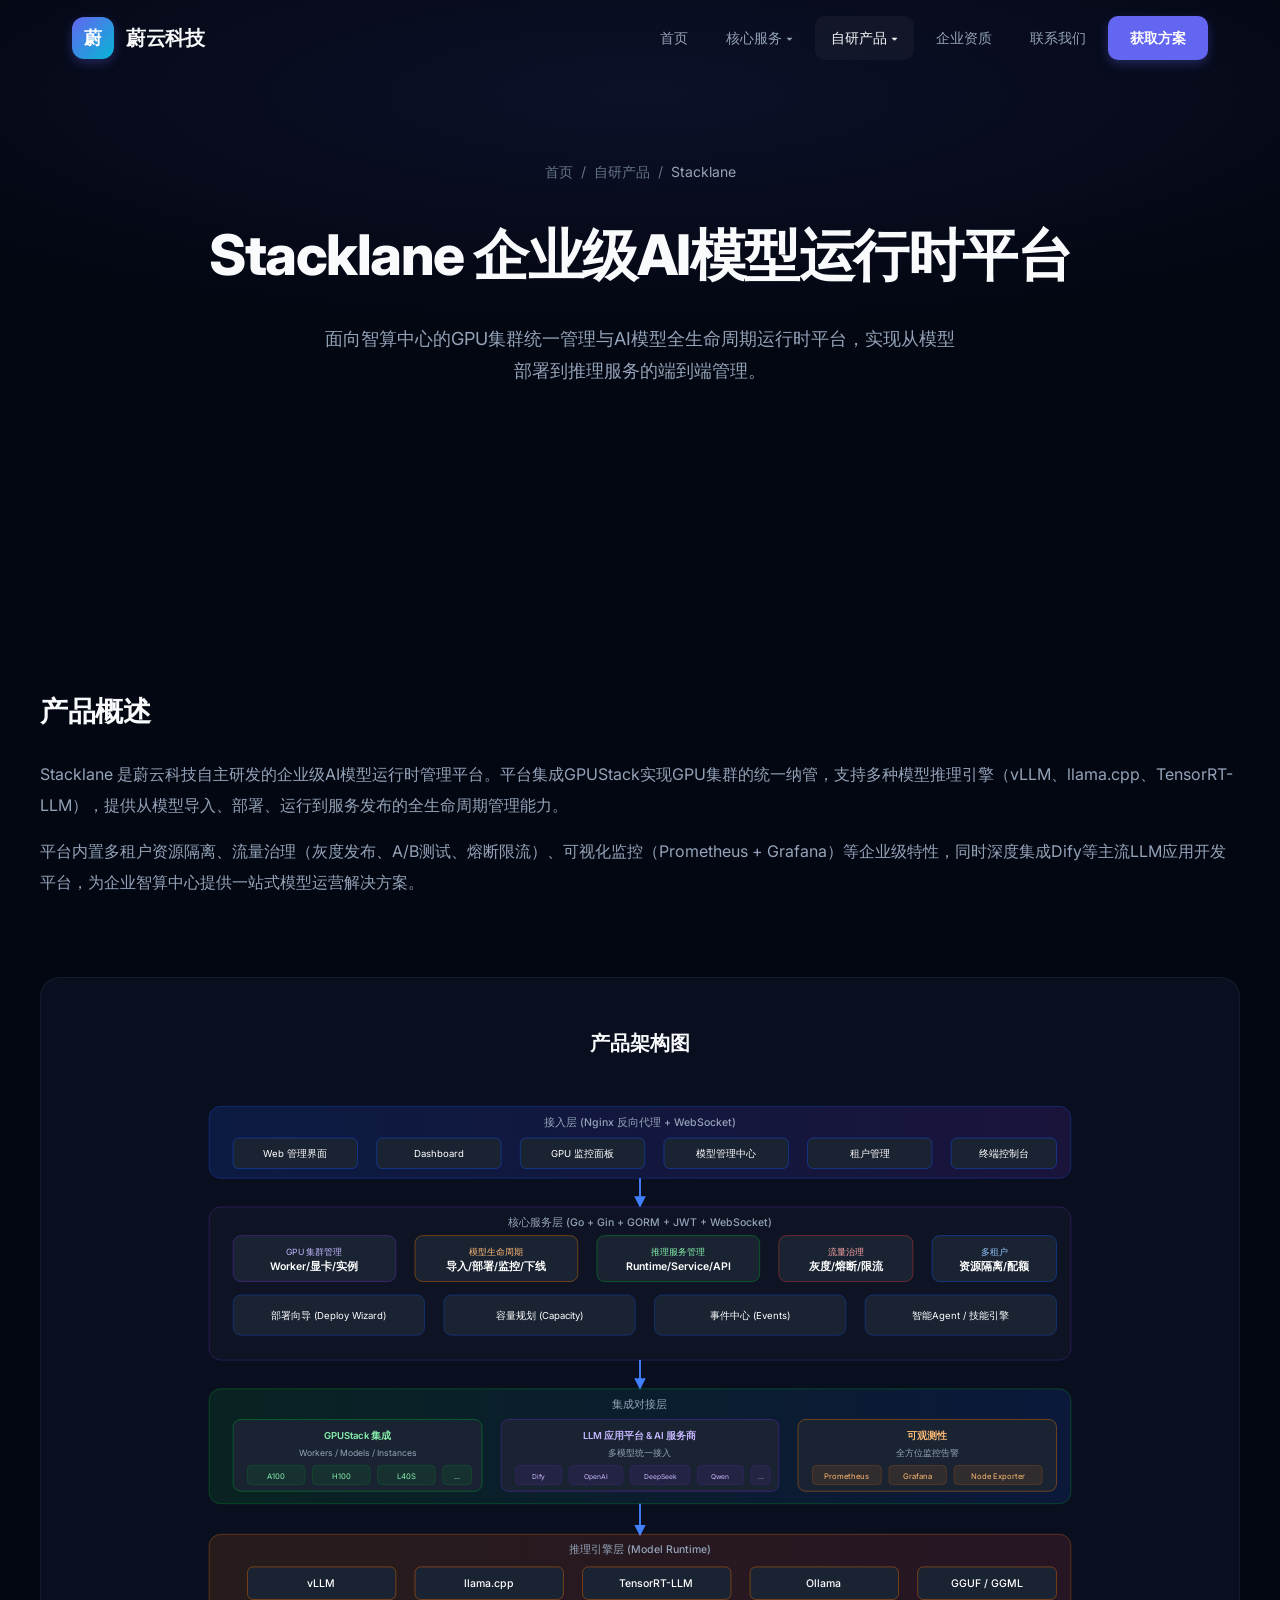
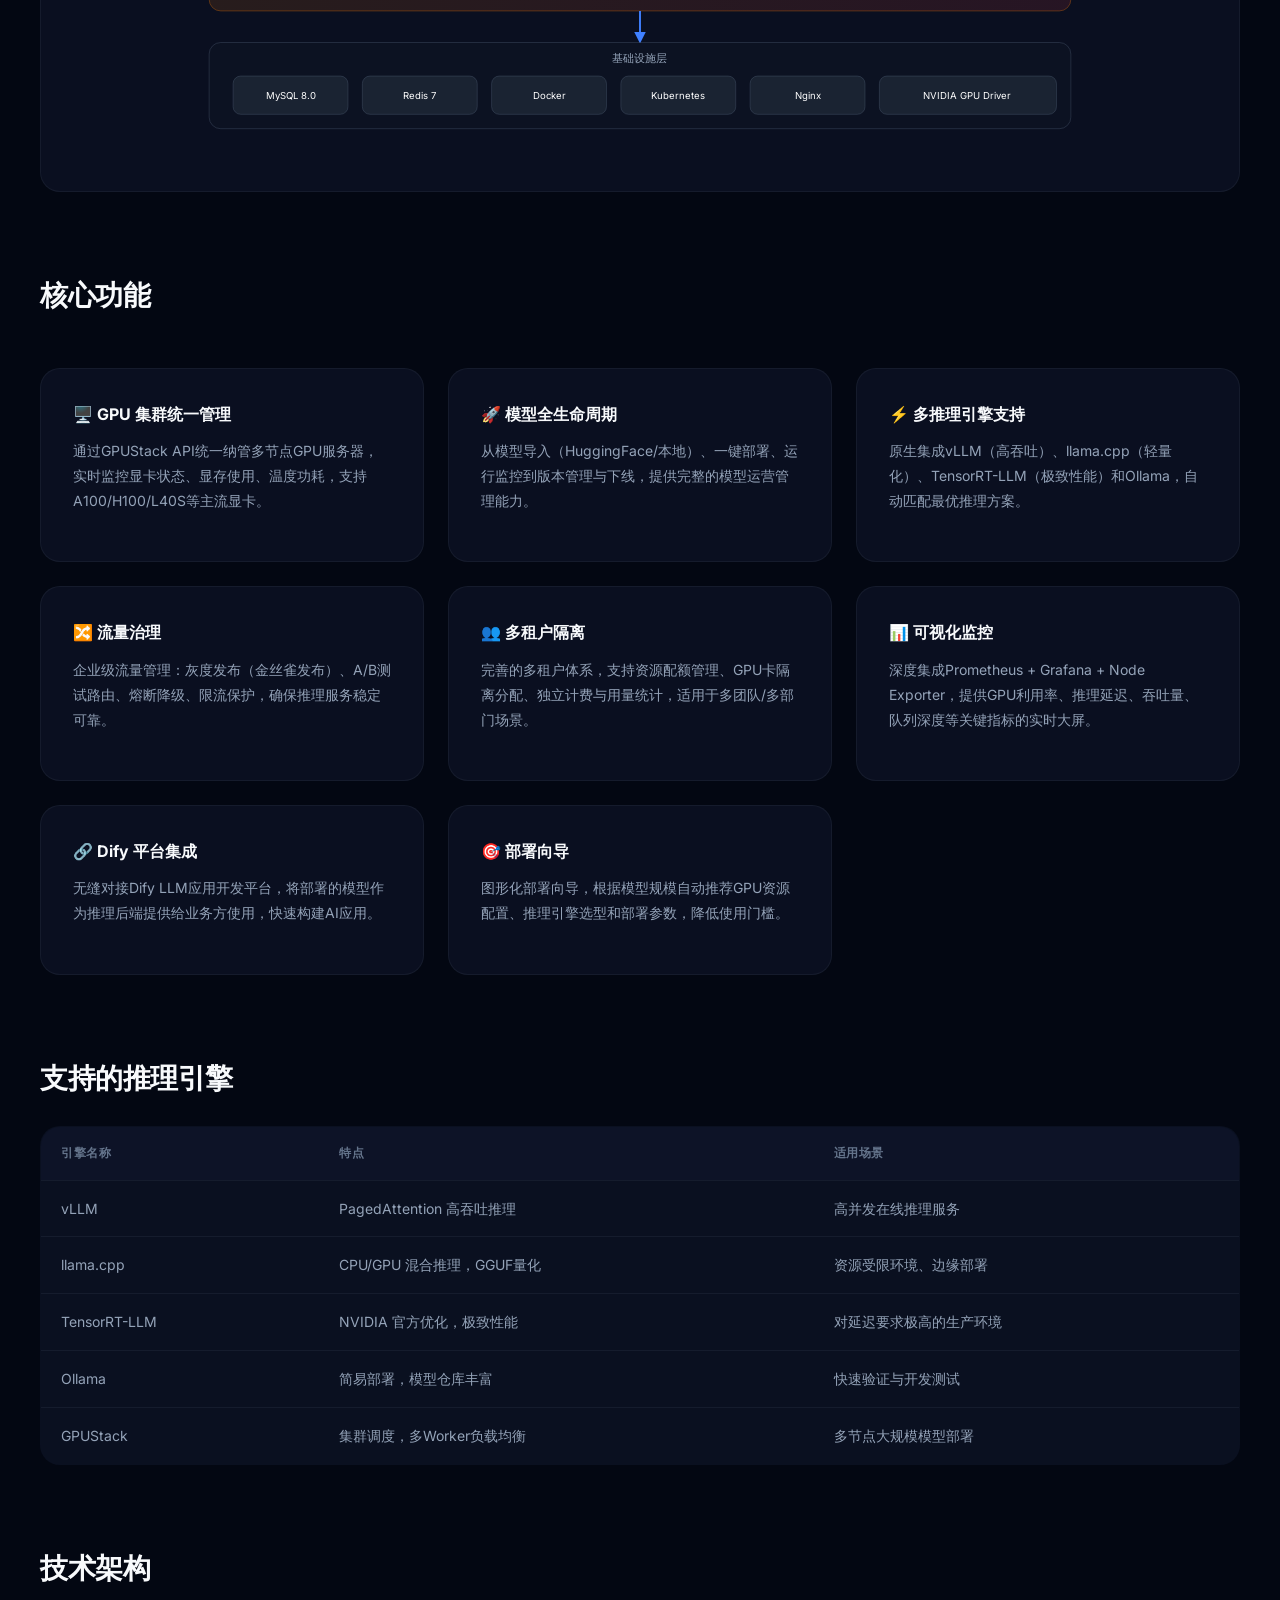
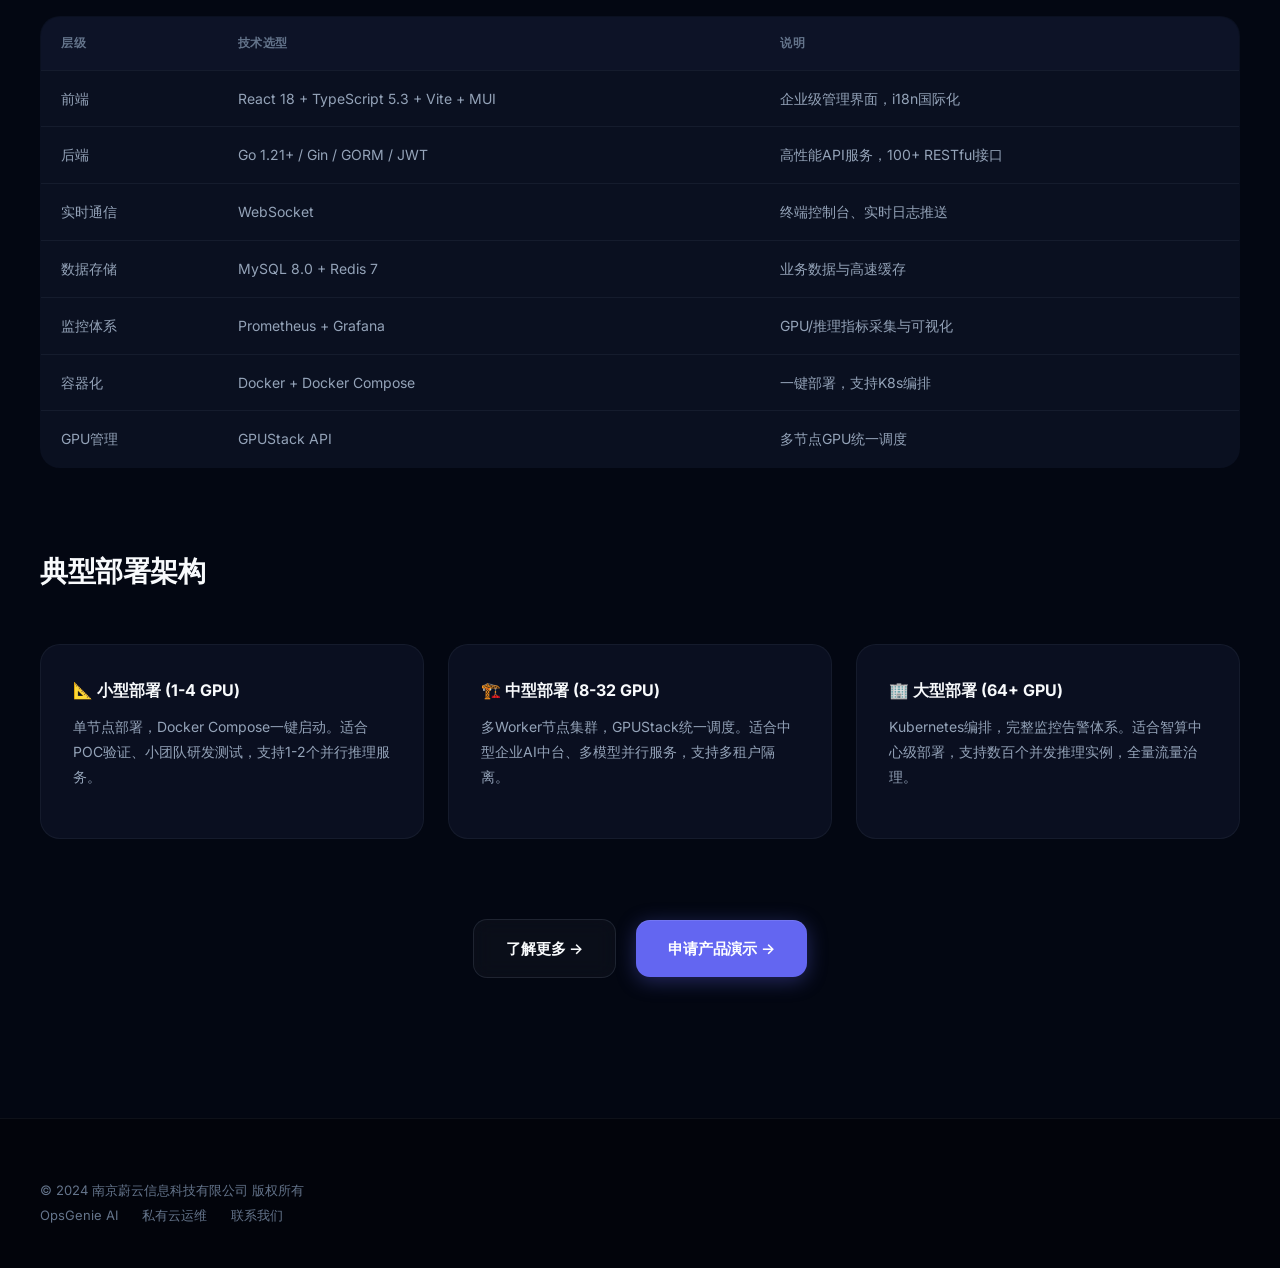
<file: pages/product-stacklane.html>
<!DOCTYPE html>
<html lang="zh-CN">
<head>
    <meta charset="UTF-8">
    <meta name="viewport" content="width=device-width, initial-scale=1.0">
    <title>Stacklane 企业级AI模型运行时平台 - 南京蔚云信息科技</title>
    <link rel="preconnect" href="https://fonts.googleapis.com">
    <link rel="preconnect" href="https://fonts.gstatic.com" crossorigin>
    <link href="https://fonts.googleapis.com/css2?family=Inter:wght@300;400;500;600;700;800;900&family=Noto+Sans+SC:wght@300;400;500;600;700;900&display=swap" rel="stylesheet">
    <link rel="stylesheet" href="../css/style.css">
</head>
<body>
    <nav class="navbar" id="navbar">
        <div class="nav-container">
            <a href="../index.html" class="nav-logo"><div class="nav-logo-icon">蔚</div><span class="nav-logo-text">蔚云科技</span></a>
            <ul class="nav-links" id="navLinks">
                <li><a href="../index.html">首页</a></li>
                <li><a href="#">核心服务 ▾</a><div class="dropdown-menu"><a href="service-deploy.html">智算云平台交付部署</a><a href="service-aiops.html">AI智能运维</a><a href="service-private-cloud.html">私有云代运维</a><a href="service-onsite.html">驻场运维服务</a></div></li>
                <li><a href="#" class="active">自研产品 ▾</a><div class="dropdown-menu"><a href="product-opsgenie.html">OpsGenie AI</a><a href="product-stacklane.html">Stacklane</a></div></li>
                <li><a href="../index.html#qualifications">企业资质</a></li>
                <li><a href="../index.html#contact">联系我们</a></li>
                <li><a href="../index.html#contact" class="nav-cta">获取方案</a></li>
            </ul>
            <button class="mobile-menu-btn" onclick="toggleMenu()">☰</button>
        </div>
    </nav>

    <header class="page-header">
        <div class="hero-grid"></div>
        <div class="page-header-content">
            <div class="breadcrumb"><a href="../index.html">首页</a><span>/</span><a href="../index.html#products">自研产品</a><span>/</span><span class="current">Stacklane</span></div>
            <h1>Stacklane 企业级AI模型运行时平台</h1>
            <p>面向智算中心的GPU集群统一管理与AI模型全生命周期运行时平台，实现从模型部署到推理服务的端到端管理。</p>
        </div>
    </header>

    <section class="section">
        <div class="section-container">
            <div class="content-block animate-on-scroll">
                <h2>产品概述</h2>
                <p>Stacklane 是蔚云科技自主研发的企业级AI模型运行时管理平台。平台集成GPUStack实现GPU集群的统一纳管，支持多种模型推理引擎（vLLM、llama.cpp、TensorRT-LLM），提供从模型导入、部署、运行到服务发布的全生命周期管理能力。</p>
                <p>平台内置多租户资源隔离、流量治理（灰度发布、A/B测试、熔断限流）、可视化监控（Prometheus + Grafana）等企业级特性，同时深度集成Dify等主流LLM应用开发平台，为企业智算中心提供一站式模型运营解决方案。</p>
            </div>

            <!-- Architecture Diagram -->
            <div class="arch-diagram animate-on-scroll">
                <h3>产品架构图</h3>
                <svg class="arch-svg" viewBox="0 0 940 680" xmlns="http://www.w3.org/2000/svg">
                    <defs>
                        <linearGradient id="sl-grad1" x1="0%" y1="0%" x2="100%" y2="0%">
                            <stop offset="0%" style="stop-color:#165DFF;stop-opacity:0.15"/>
                            <stop offset="100%" style="stop-color:#722ED1;stop-opacity:0.15"/>
                        </linearGradient>
                        <linearGradient id="sl-grad2" x1="0%" y1="0%" x2="100%" y2="0%">
                            <stop offset="0%" style="stop-color:#00B42A;stop-opacity:0.12"/>
                            <stop offset="100%" style="stop-color:#165DFF;stop-opacity:0.12"/>
                        </linearGradient>
                        <linearGradient id="sl-grad3" x1="0%" y1="0%" x2="100%" y2="0%">
                            <stop offset="0%" style="stop-color:#FF7D00;stop-opacity:0.12"/>
                            <stop offset="100%" style="stop-color:#F53F3F;stop-opacity:0.12"/>
                        </linearGradient>
                        <marker id="arrow-sl" markerWidth="6" markerHeight="6" refX="3" refY="3" orient="auto">
                            <path d="M0,0 L6,3 L0,6 Z" fill="#4080FF"/>
                        </marker>
                    </defs>

                    <!-- Layer 1: Access Layer -->
                    <rect x="20" y="15" width="900" height="75" rx="12" fill="url(#sl-grad1)" stroke="#165DFF" stroke-opacity="0.3"/>
                    <text x="470" y="35" text-anchor="middle" fill="#94a3b8" font-size="11" font-weight="500">接入层 (Nginx 反向代理 + WebSocket)</text>
                    <rect x="45" y="48" width="130" height="32" rx="6" fill="#1a2332" stroke="#165DFF" stroke-opacity="0.4"/>
                    <text x="110" y="68" text-anchor="middle" fill="#fff" font-size="10">Web 管理界面</text>
                    <rect x="195" y="48" width="130" height="32" rx="6" fill="#1a2332" stroke="#165DFF" stroke-opacity="0.4"/>
                    <text x="260" y="68" text-anchor="middle" fill="#fff" font-size="10">Dashboard</text>
                    <rect x="345" y="48" width="130" height="32" rx="6" fill="#1a2332" stroke="#165DFF" stroke-opacity="0.4"/>
                    <text x="410" y="68" text-anchor="middle" fill="#fff" font-size="10">GPU 监控面板</text>
                    <rect x="495" y="48" width="130" height="32" rx="6" fill="#1a2332" stroke="#165DFF" stroke-opacity="0.4"/>
                    <text x="560" y="68" text-anchor="middle" fill="#fff" font-size="10">模型管理中心</text>
                    <rect x="645" y="48" width="130" height="32" rx="6" fill="#1a2332" stroke="#165DFF" stroke-opacity="0.4"/>
                    <text x="710" y="68" text-anchor="middle" fill="#fff" font-size="10">租户管理</text>
                    <rect x="795" y="48" width="110" height="32" rx="6" fill="#1a2332" stroke="#165DFF" stroke-opacity="0.4"/>
                    <text x="850" y="68" text-anchor="middle" fill="#fff" font-size="10">终端控制台</text>

                    <path d="M470 90 L470 115" stroke="#4080FF" stroke-width="2" marker-end="url(#arrow-sl)"/>

                    <!-- Layer 2: Core Services -->
                    <rect x="20" y="120" width="900" height="160" rx="12" fill="rgba(17,24,39,0.6)" stroke="#722ED1" stroke-opacity="0.3"/>
                    <text x="470" y="140" text-anchor="middle" fill="#94a3b8" font-size="11" font-weight="500">核心服务层 (Go + Gin + GORM + JWT + WebSocket)</text>

                    <!-- Row 1 of core services -->
                    <rect x="45" y="150" width="170" height="48" rx="8" fill="#1a2332" stroke="#722ED1" stroke-opacity="0.4"/>
                    <text x="130" y="170" text-anchor="middle" fill="#c4b5fd" font-size="9">GPU 集群管理</text>
                    <text x="130" y="186" text-anchor="middle" fill="#fff" font-size="11" font-weight="600">Worker/显卡/实例</text>

                    <rect x="235" y="150" width="170" height="48" rx="8" fill="#1a2332" stroke="#FF7D00" stroke-opacity="0.4"/>
                    <text x="320" y="170" text-anchor="middle" fill="#fdba74" font-size="9">模型生命周期</text>
                    <text x="320" y="186" text-anchor="middle" fill="#fff" font-size="11" font-weight="600">导入/部署/监控/下线</text>

                    <rect x="425" y="150" width="170" height="48" rx="8" fill="#1a2332" stroke="#00B42A" stroke-opacity="0.4"/>
                    <text x="510" y="170" text-anchor="middle" fill="#86efac" font-size="9">推理服务管理</text>
                    <text x="510" y="186" text-anchor="middle" fill="#fff" font-size="11" font-weight="600">Runtime/Service/API</text>

                    <rect x="615" y="150" width="140" height="48" rx="8" fill="#1a2332" stroke="#F53F3F" stroke-opacity="0.4"/>
                    <text x="685" y="170" text-anchor="middle" fill="#fca5a5" font-size="9">流量治理</text>
                    <text x="685" y="186" text-anchor="middle" fill="#fff" font-size="11" font-weight="600">灰度/熔断/限流</text>

                    <rect x="775" y="150" width="130" height="48" rx="8" fill="#1a2332" stroke="#165DFF" stroke-opacity="0.4"/>
                    <text x="840" y="170" text-anchor="middle" fill="#93c5fd" font-size="9">多租户</text>
                    <text x="840" y="186" text-anchor="middle" fill="#fff" font-size="11" font-weight="600">资源隔离/配额</text>

                    <!-- Row 2 of core services -->
                    <rect x="45" y="212" width="200" height="42" rx="8" fill="#1a2332" stroke="#165DFF" stroke-opacity="0.3"/>
                    <text x="145" y="237" text-anchor="middle" fill="#fff" font-size="10">部署向导 (Deploy Wizard)</text>

                    <rect x="265" y="212" width="200" height="42" rx="8" fill="#1a2332" stroke="#165DFF" stroke-opacity="0.3"/>
                    <text x="365" y="237" text-anchor="middle" fill="#fff" font-size="10">容量规划 (Capacity)</text>

                    <rect x="485" y="212" width="200" height="42" rx="8" fill="#1a2332" stroke="#165DFF" stroke-opacity="0.3"/>
                    <text x="585" y="237" text-anchor="middle" fill="#fff" font-size="10">事件中心 (Events)</text>

                    <rect x="705" y="212" width="200" height="42" rx="8" fill="#1a2332" stroke="#165DFF" stroke-opacity="0.3"/>
                    <text x="805" y="237" text-anchor="middle" fill="#fff" font-size="10">智能Agent / 技能引擎</text>

                    <path d="M470 280 L470 305" stroke="#4080FF" stroke-width="2" marker-end="url(#arrow-sl)"/>

                    <!-- Layer 3: Integration Layer -->
                    <rect x="20" y="310" width="900" height="120" rx="12" fill="url(#sl-grad2)" stroke="#00B42A" stroke-opacity="0.3"/>
                    <text x="470" y="330" text-anchor="middle" fill="#94a3b8" font-size="11" font-weight="500">集成对接层</text>

                    <!-- GPUStack -->
                    <rect x="45" y="342" width="260" height="75" rx="8" fill="#1a2332" stroke="#00B42A" stroke-opacity="0.4"/>
                    <text x="175" y="362" text-anchor="middle" fill="#86efac" font-size="10" font-weight="600">GPUStack 集成</text>
                    <text x="175" y="380" text-anchor="middle" fill="#94a3b8" font-size="9">Workers / Models / Instances</text>
                    <rect x="60" y="390" width="60" height="20" rx="4" fill="rgba(0,180,42,0.1)" stroke="#00B42A" stroke-opacity="0.2"/>
                    <text x="90" y="404" text-anchor="middle" fill="#86efac" font-size="8">A100</text>
                    <rect x="128" y="390" width="60" height="20" rx="4" fill="rgba(0,180,42,0.1)" stroke="#00B42A" stroke-opacity="0.2"/>
                    <text x="158" y="404" text-anchor="middle" fill="#86efac" font-size="8">H100</text>
                    <rect x="196" y="390" width="60" height="20" rx="4" fill="rgba(0,180,42,0.1)" stroke="#00B42A" stroke-opacity="0.2"/>
                    <text x="226" y="404" text-anchor="middle" fill="#86efac" font-size="8">L40S</text>
                    <rect x="264" y="390" width="30" height="20" rx="4" fill="rgba(0,180,42,0.1)" stroke="#00B42A" stroke-opacity="0.2"/>
                    <text x="279" y="404" text-anchor="middle" fill="#86efac" font-size="8">...</text>

                    <!-- Dify & LLM Providers -->
                    <rect x="325" y="342" width="290" height="75" rx="8" fill="#1a2332" stroke="#722ED1" stroke-opacity="0.4"/>
                    <text x="470" y="362" text-anchor="middle" fill="#c4b5fd" font-size="10" font-weight="600">LLM 应用平台 & AI 服务商</text>
                    <text x="470" y="380" text-anchor="middle" fill="#94a3b8" font-size="9">多模型统一接入</text>
                    <rect x="340" y="390" width="48" height="20" rx="4" fill="rgba(114,46,209,0.1)" stroke="#722ED1" stroke-opacity="0.2"/>
                    <text x="364" y="404" text-anchor="middle" fill="#c4b5fd" font-size="7">Dify</text>
                    <rect x="396" y="390" width="56" height="20" rx="4" fill="rgba(114,46,209,0.1)" stroke="#722ED1" stroke-opacity="0.2"/>
                    <text x="424" y="404" text-anchor="middle" fill="#c4b5fd" font-size="7">OpenAI</text>
                    <rect x="460" y="390" width="62" height="20" rx="4" fill="rgba(114,46,209,0.1)" stroke="#722ED1" stroke-opacity="0.2"/>
                    <text x="491" y="404" text-anchor="middle" fill="#c4b5fd" font-size="7">DeepSeek</text>
                    <rect x="530" y="390" width="48" height="20" rx="4" fill="rgba(114,46,209,0.1)" stroke="#722ED1" stroke-opacity="0.2"/>
                    <text x="554" y="404" text-anchor="middle" fill="#c4b5fd" font-size="7">Qwen</text>
                    <rect x="586" y="390" width="20" height="20" rx="4" fill="rgba(114,46,209,0.1)" stroke="#722ED1" stroke-opacity="0.2"/>
                    <text x="596" y="404" text-anchor="middle" fill="#c4b5fd" font-size="7">...</text>

                    <!-- Monitoring -->
                    <rect x="635" y="342" width="270" height="75" rx="8" fill="#1a2332" stroke="#FF7D00" stroke-opacity="0.4"/>
                    <text x="770" y="362" text-anchor="middle" fill="#fdba74" font-size="10" font-weight="600">可观测性</text>
                    <text x="770" y="380" text-anchor="middle" fill="#94a3b8" font-size="9">全方位监控告警</text>
                    <rect x="650" y="390" width="72" height="20" rx="4" fill="rgba(255,125,0,0.1)" stroke="#FF7D00" stroke-opacity="0.2"/>
                    <text x="686" y="404" text-anchor="middle" fill="#fdba74" font-size="8">Prometheus</text>
                    <rect x="730" y="390" width="60" height="20" rx="4" fill="rgba(255,125,0,0.1)" stroke="#FF7D00" stroke-opacity="0.2"/>
                    <text x="760" y="404" text-anchor="middle" fill="#fdba74" font-size="8">Grafana</text>
                    <rect x="798" y="390" width="92" height="20" rx="4" fill="rgba(255,125,0,0.1)" stroke="#FF7D00" stroke-opacity="0.2"/>
                    <text x="844" y="404" text-anchor="middle" fill="#fdba74" font-size="8">Node Exporter</text>

                    <path d="M470 430 L470 458" stroke="#4080FF" stroke-width="2" marker-end="url(#arrow-sl)"/>

                    <!-- Layer 4: Runtime Engines -->
                    <rect x="20" y="462" width="900" height="80" rx="12" fill="url(#sl-grad3)" stroke="#FF7D00" stroke-opacity="0.3"/>
                    <text x="470" y="482" text-anchor="middle" fill="#94a3b8" font-size="11" font-weight="500">推理引擎层 (Model Runtime)</text>
                    <rect x="60" y="496" width="155" height="34" rx="6" fill="#1a2332" stroke="#FF7D00" stroke-opacity="0.4"/>
                    <text x="137" y="517" text-anchor="middle" fill="#fff" font-size="11" font-weight="500">vLLM</text>
                    <rect x="235" y="496" width="155" height="34" rx="6" fill="#1a2332" stroke="#FF7D00" stroke-opacity="0.4"/>
                    <text x="312" y="517" text-anchor="middle" fill="#fff" font-size="11" font-weight="500">llama.cpp</text>
                    <rect x="410" y="496" width="155" height="34" rx="6" fill="#1a2332" stroke="#FF7D00" stroke-opacity="0.4"/>
                    <text x="487" y="517" text-anchor="middle" fill="#fff" font-size="11" font-weight="500">TensorRT-LLM</text>
                    <rect x="585" y="496" width="155" height="34" rx="6" fill="#1a2332" stroke="#FF7D00" stroke-opacity="0.4"/>
                    <text x="662" y="517" text-anchor="middle" fill="#fff" font-size="11" font-weight="500">Ollama</text>
                    <rect x="760" y="496" width="145" height="34" rx="6" fill="#1a2332" stroke="#FF7D00" stroke-opacity="0.4"/>
                    <text x="832" y="517" text-anchor="middle" fill="#fff" font-size="11" font-weight="500">GGUF / GGML</text>

                    <path d="M470 542 L470 570" stroke="#4080FF" stroke-width="2" marker-end="url(#arrow-sl)"/>

                    <!-- Layer 5: Infrastructure -->
                    <rect x="20" y="575" width="900" height="90" rx="12" fill="rgba(17,24,39,0.4)" stroke="#64748b" stroke-opacity="0.3"/>
                    <text x="470" y="595" text-anchor="middle" fill="#94a3b8" font-size="11" font-weight="500">基础设施层</text>
                    <rect x="45" y="610" width="120" height="40" rx="8" fill="#1a2332" stroke="#64748b" stroke-opacity="0.3"/>
                    <text x="105" y="634" text-anchor="middle" fill="#fff" font-size="10">MySQL 8.0</text>
                    <rect x="180" y="610" width="120" height="40" rx="8" fill="#1a2332" stroke="#64748b" stroke-opacity="0.3"/>
                    <text x="240" y="634" text-anchor="middle" fill="#fff" font-size="10">Redis 7</text>
                    <rect x="315" y="610" width="120" height="40" rx="8" fill="#1a2332" stroke="#64748b" stroke-opacity="0.3"/>
                    <text x="375" y="634" text-anchor="middle" fill="#fff" font-size="10">Docker</text>
                    <rect x="450" y="610" width="120" height="40" rx="8" fill="#1a2332" stroke="#64748b" stroke-opacity="0.3"/>
                    <text x="510" y="634" text-anchor="middle" fill="#fff" font-size="10">Kubernetes</text>
                    <rect x="585" y="610" width="120" height="40" rx="8" fill="#1a2332" stroke="#64748b" stroke-opacity="0.3"/>
                    <text x="645" y="634" text-anchor="middle" fill="#fff" font-size="10">Nginx</text>
                    <rect x="720" y="610" width="185" height="40" rx="8" fill="#1a2332" stroke="#64748b" stroke-opacity="0.3"/>
                    <text x="812" y="634" text-anchor="middle" fill="#fff" font-size="10">NVIDIA GPU Driver</text>
                </svg>
            </div>

            <div class="content-block animate-on-scroll">
                <h2>核心功能</h2>
                <div class="feature-grid">
                    <div class="feature-item"><h4>🖥️ GPU 集群统一管理</h4><p>通过GPUStack API统一纳管多节点GPU服务器，实时监控显卡状态、显存使用、温度功耗，支持A100/H100/L40S等主流显卡。</p></div>
                    <div class="feature-item"><h4>🚀 模型全生命周期</h4><p>从模型导入（HuggingFace/本地）、一键部署、运行监控到版本管理与下线，提供完整的模型运营管理能力。</p></div>
                    <div class="feature-item"><h4>⚡ 多推理引擎支持</h4><p>原生集成vLLM（高吞吐）、llama.cpp（轻量化）、TensorRT-LLM（极致性能）和Ollama，自动匹配最优推理方案。</p></div>
                    <div class="feature-item"><h4>🔀 流量治理</h4><p>企业级流量管理：灰度发布（金丝雀发布）、A/B测试路由、熔断降级、限流保护，确保推理服务稳定可靠。</p></div>
                    <div class="feature-item"><h4>👥 多租户隔离</h4><p>完善的多租户体系，支持资源配额管理、GPU卡隔离分配、独立计费与用量统计，适用于多团队/多部门场景。</p></div>
                    <div class="feature-item"><h4>📊 可视化监控</h4><p>深度集成Prometheus + Grafana + Node Exporter，提供GPU利用率、推理延迟、吞吐量、队列深度等关键指标的实时大屏。</p></div>
                    <div class="feature-item"><h4>🔗 Dify 平台集成</h4><p>无缝对接Dify LLM应用开发平台，将部署的模型作为推理后端提供给业务方使用，快速构建AI应用。</p></div>
                    <div class="feature-item"><h4>🎯 部署向导</h4><p>图形化部署向导，根据模型规模自动推荐GPU资源配置、推理引擎选型和部署参数，降低使用门槛。</p></div>
                </div>
            </div>

            <div class="content-block animate-on-scroll">
                <h2>支持的推理引擎</h2>
                <table class="data-table">
                    <thead><tr><th>引擎名称</th><th>特点</th><th>适用场景</th></tr></thead>
                    <tbody>
                        <tr><td>vLLM</td><td>PagedAttention 高吞吐推理</td><td>高并发在线推理服务</td></tr>
                        <tr><td>llama.cpp</td><td>CPU/GPU 混合推理，GGUF量化</td><td>资源受限环境、边缘部署</td></tr>
                        <tr><td>TensorRT-LLM</td><td>NVIDIA 官方优化，极致性能</td><td>对延迟要求极高的生产环境</td></tr>
                        <tr><td>Ollama</td><td>简易部署，模型仓库丰富</td><td>快速验证与开发测试</td></tr>
                        <tr><td>GPUStack</td><td>集群调度，多Worker负载均衡</td><td>多节点大规模模型部署</td></tr>
                    </tbody>
                </table>
            </div>

            <div class="content-block animate-on-scroll">
                <h2>技术架构</h2>
                <table class="data-table">
                    <thead><tr><th>层级</th><th>技术选型</th><th>说明</th></tr></thead>
                    <tbody>
                        <tr><td>前端</td><td>React 18 + TypeScript 5.3 + Vite + MUI</td><td>企业级管理界面，i18n国际化</td></tr>
                        <tr><td>后端</td><td>Go 1.21+ / Gin / GORM / JWT</td><td>高性能API服务，100+ RESTful接口</td></tr>
                        <tr><td>实时通信</td><td>WebSocket</td><td>终端控制台、实时日志推送</td></tr>
                        <tr><td>数据存储</td><td>MySQL 8.0 + Redis 7</td><td>业务数据与高速缓存</td></tr>
                        <tr><td>监控体系</td><td>Prometheus + Grafana</td><td>GPU/推理指标采集与可视化</td></tr>
                        <tr><td>容器化</td><td>Docker + Docker Compose</td><td>一键部署，支持K8s编排</td></tr>
                        <tr><td>GPU管理</td><td>GPUStack API</td><td>多节点GPU统一调度</td></tr>
                    </tbody>
                </table>
            </div>

            <div class="content-block animate-on-scroll">
                <h2>典型部署架构</h2>
                <div class="feature-grid">
                    <div class="feature-item">
                        <h4>📐 小型部署 (1-4 GPU)</h4>
                        <p>单节点部署，Docker Compose一键启动。适合POC验证、小团队研发测试，支持1-2个并行推理服务。</p>
                    </div>
                    <div class="feature-item">
                        <h4>🏗️ 中型部署 (8-32 GPU)</h4>
                        <p>多Worker节点集群，GPUStack统一调度。适合中型企业AI中台、多模型并行服务，支持多租户隔离。</p>
                    </div>
                    <div class="feature-item">
                        <h4>🏢 大型部署 (64+ GPU)</h4>
                        <p>Kubernetes编排，完整监控告警体系。适合智算中心级部署，支持数百个并发推理实例，全量流量治理。</p>
                    </div>
                </div>
            </div>

            <div style="text-align:center; margin-top:60px;" class="animate-on-scroll">
                <a href="https://github.com/jibiao-ai/Stacklane" target="_blank" class="btn btn-outline" style="margin-right:16px;">了解更多 →</a>
                <a href="../index.html#contact" class="btn btn-primary">申请产品演示 →</a>
            </div>
        </div>
    </section>

    <footer class="footer">
        <div class="footer-content">
            <div class="footer-copy">© 2024 南京蔚云信息科技有限公司 版权所有</div>
            <ul class="footer-links"><li><a href="product-opsgenie.html">OpsGenie AI</a></li><li><a href="service-private-cloud.html">私有云运维</a></li><li><a href="../index.html#contact">联系我们</a></li></ul>
        </div>
    </footer>
    <script src="../js/main.js"></script>
</body>
</html>
</file>
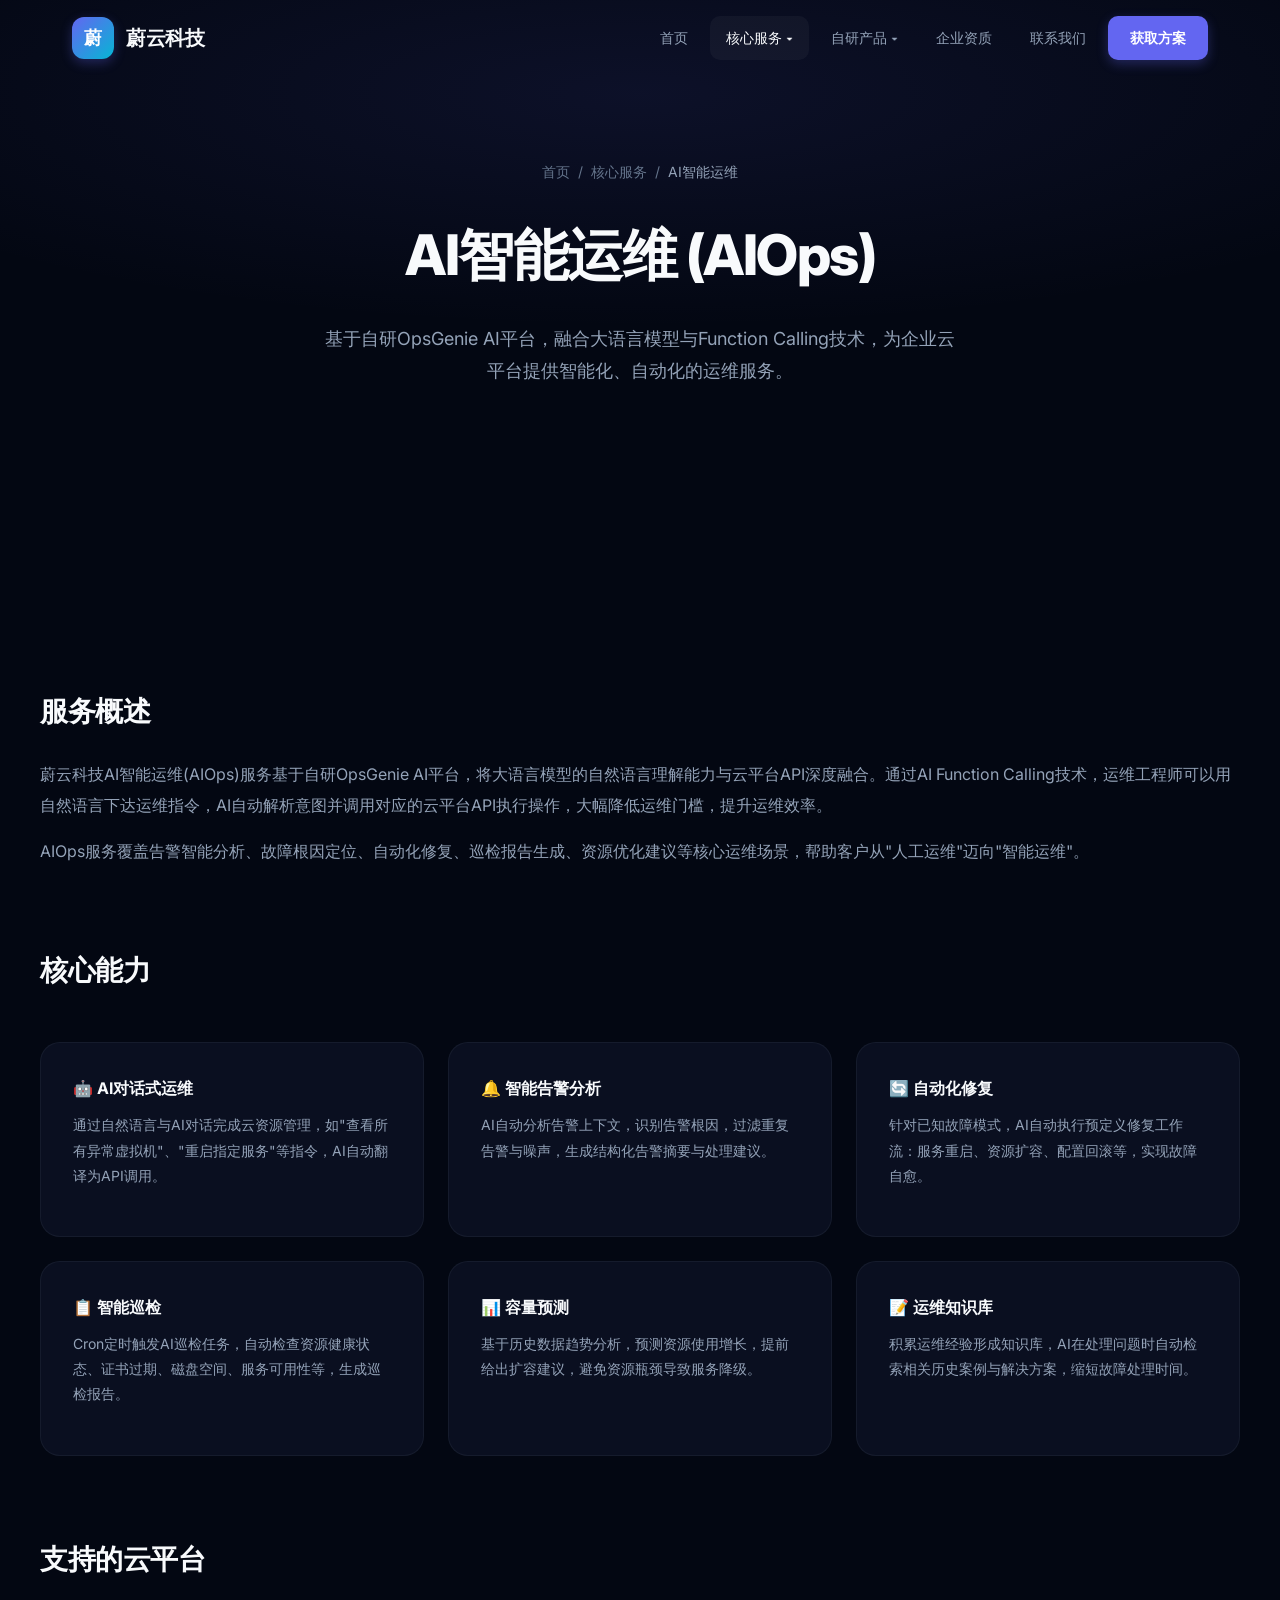
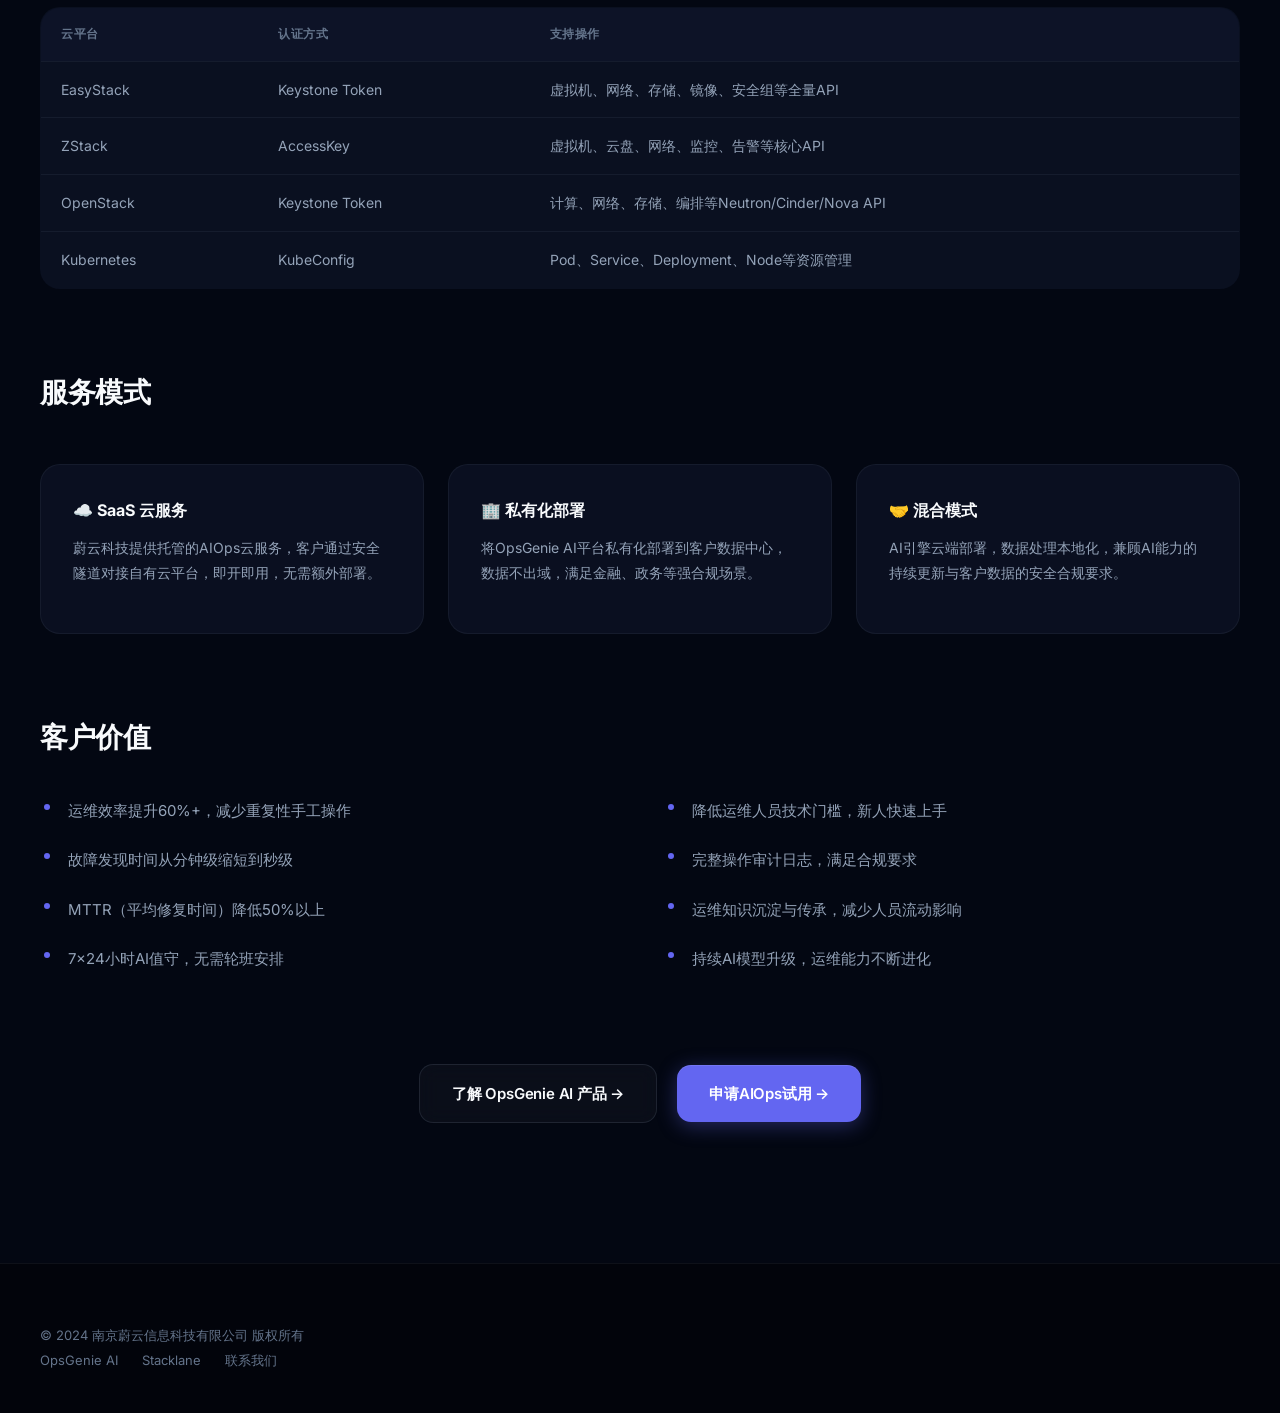
<file: pages/service-aiops.html>
<!DOCTYPE html>
<html lang="zh-CN">
<head>
    <meta charset="UTF-8">
    <meta name="viewport" content="width=device-width, initial-scale=1.0">
    <title>AI智能运维 (AIOps) - 南京蔚云信息科技</title>
    <link rel="preconnect" href="https://fonts.googleapis.com">
    <link rel="preconnect" href="https://fonts.gstatic.com" crossorigin>
    <link href="https://fonts.googleapis.com/css2?family=Inter:wght@300;400;500;600;700;800;900&family=Noto+Sans+SC:wght@300;400;500;600;700;900&display=swap" rel="stylesheet">
    <link rel="stylesheet" href="../css/style.css">
</head>
<body>
    <nav class="navbar" id="navbar">
        <div class="nav-container">
            <a href="../index.html" class="nav-logo"><div class="nav-logo-icon">蔚</div><span class="nav-logo-text">蔚云科技</span></a>
            <ul class="nav-links" id="navLinks">
                <li><a href="../index.html">首页</a></li>
                <li><a href="#" class="active">核心服务 ▾</a><div class="dropdown-menu"><a href="service-deploy.html">智算云平台交付部署</a><a href="service-aiops.html">AI智能运维</a><a href="service-private-cloud.html">私有云代运维</a><a href="service-onsite.html">驻场运维服务</a></div></li>
                <li><a href="#">自研产品 ▾</a><div class="dropdown-menu"><a href="product-opsgenie.html">OpsGenie AI</a><a href="product-stacklane.html">Stacklane</a></div></li>
                <li><a href="../index.html#qualifications">企业资质</a></li>
                <li><a href="../index.html#contact">联系我们</a></li>
                <li><a href="../index.html#contact" class="nav-cta">获取方案</a></li>
            </ul>
            <button class="mobile-menu-btn" onclick="toggleMenu()">☰</button>
        </div>
    </nav>

    <header class="page-header">
        <div class="hero-grid"></div>
        <div class="page-header-content">
            <div class="breadcrumb"><a href="../index.html">首页</a><span>/</span><a href="../index.html#services">核心服务</a><span>/</span><span class="current">AI智能运维</span></div>
            <h1>AI智能运维 (AIOps)</h1>
            <p>基于自研OpsGenie AI平台，融合大语言模型与Function Calling技术，为企业云平台提供智能化、自动化的运维服务。</p>
        </div>
    </header>

    <section class="section">
        <div class="section-container">
            <div class="content-block animate-on-scroll">
                <h2>服务概述</h2>
                <p>蔚云科技AI智能运维(AIOps)服务基于自研OpsGenie AI平台，将大语言模型的自然语言理解能力与云平台API深度融合。通过AI Function Calling技术，运维工程师可以用自然语言下达运维指令，AI自动解析意图并调用对应的云平台API执行操作，大幅降低运维门槛，提升运维效率。</p>
                <p>AIOps服务覆盖告警智能分析、故障根因定位、自动化修复、巡检报告生成、资源优化建议等核心运维场景，帮助客户从"人工运维"迈向"智能运维"。</p>
            </div>

            <div class="content-block animate-on-scroll">
                <h2>核心能力</h2>
                <div class="feature-grid">
                    <div class="feature-item">
                        <h4>🤖 AI对话式运维</h4>
                        <p>通过自然语言与AI对话完成云资源管理，如"查看所有异常虚拟机"、"重启指定服务"等指令，AI自动翻译为API调用。</p>
                    </div>
                    <div class="feature-item">
                        <h4>🔔 智能告警分析</h4>
                        <p>AI自动分析告警上下文，识别告警根因，过滤重复告警与噪声，生成结构化告警摘要与处理建议。</p>
                    </div>
                    <div class="feature-item">
                        <h4>🔄 自动化修复</h4>
                        <p>针对已知故障模式，AI自动执行预定义修复工作流：服务重启、资源扩容、配置回滚等，实现故障自愈。</p>
                    </div>
                    <div class="feature-item">
                        <h4>📋 智能巡检</h4>
                        <p>Cron定时触发AI巡检任务，自动检查资源健康状态、证书过期、磁盘空间、服务可用性等，生成巡检报告。</p>
                    </div>
                    <div class="feature-item">
                        <h4>📊 容量预测</h4>
                        <p>基于历史数据趋势分析，预测资源使用增长，提前给出扩容建议，避免资源瓶颈导致服务降级。</p>
                    </div>
                    <div class="feature-item">
                        <h4>📝 运维知识库</h4>
                        <p>积累运维经验形成知识库，AI在处理问题时自动检索相关历史案例与解决方案，缩短故障处理时间。</p>
                    </div>
                </div>
            </div>

            <div class="content-block animate-on-scroll">
                <h2>支持的云平台</h2>
                <table class="data-table">
                    <thead><tr><th>云平台</th><th>认证方式</th><th>支持操作</th></tr></thead>
                    <tbody>
                        <tr><td>EasyStack</td><td>Keystone Token</td><td>虚拟机、网络、存储、镜像、安全组等全量API</td></tr>
                        <tr><td>ZStack</td><td>AccessKey</td><td>虚拟机、云盘、网络、监控、告警等核心API</td></tr>
                        <tr><td>OpenStack</td><td>Keystone Token</td><td>计算、网络、存储、编排等Neutron/Cinder/Nova API</td></tr>
                        <tr><td>Kubernetes</td><td>KubeConfig</td><td>Pod、Service、Deployment、Node等资源管理</td></tr>
                    </tbody>
                </table>
            </div>

            <div class="content-block animate-on-scroll">
                <h2>服务模式</h2>
                <div class="feature-grid">
                    <div class="feature-item">
                        <h4>☁️ SaaS 云服务</h4>
                        <p>蔚云科技提供托管的AIOps云服务，客户通过安全隧道对接自有云平台，即开即用，无需额外部署。</p>
                    </div>
                    <div class="feature-item">
                        <h4>🏢 私有化部署</h4>
                        <p>将OpsGenie AI平台私有化部署到客户数据中心，数据不出域，满足金融、政务等强合规场景。</p>
                    </div>
                    <div class="feature-item">
                        <h4>🤝 混合模式</h4>
                        <p>AI引擎云端部署，数据处理本地化，兼顾AI能力的持续更新与客户数据的安全合规要求。</p>
                    </div>
                </div>
            </div>

            <div class="content-block animate-on-scroll">
                <h2>客户价值</h2>
                <div class="two-col">
                    <div>
                        <ul>
                            <li>运维效率提升60%+，减少重复性手工操作</li>
                            <li>故障发现时间从分钟级缩短到秒级</li>
                            <li>MTTR（平均修复时间）降低50%以上</li>
                            <li>7×24小时AI值守，无需轮班安排</li>
                        </ul>
                    </div>
                    <div>
                        <ul>
                            <li>降低运维人员技术门槛，新人快速上手</li>
                            <li>完整操作审计日志，满足合规要求</li>
                            <li>运维知识沉淀与传承，减少人员流动影响</li>
                            <li>持续AI模型升级，运维能力不断进化</li>
                        </ul>
                    </div>
                </div>
            </div>

            <div style="text-align:center; margin-top:60px;" class="animate-on-scroll">
                <a href="product-opsgenie.html" class="btn btn-outline" style="margin-right:16px;">了解 OpsGenie AI 产品 →</a>
                <a href="../index.html#contact" class="btn btn-primary">申请AIOps试用 →</a>
            </div>
        </div>
    </section>

    <footer class="footer">
        <div class="footer-content">
            <div class="footer-copy">© 2024 南京蔚云信息科技有限公司 版权所有</div>
            <ul class="footer-links"><li><a href="product-opsgenie.html">OpsGenie AI</a></li><li><a href="product-stacklane.html">Stacklane</a></li><li><a href="../index.html#contact">联系我们</a></li></ul>
        </div>
    </footer>
    <script src="../js/main.js"></script>
</body>
</html>
</file>
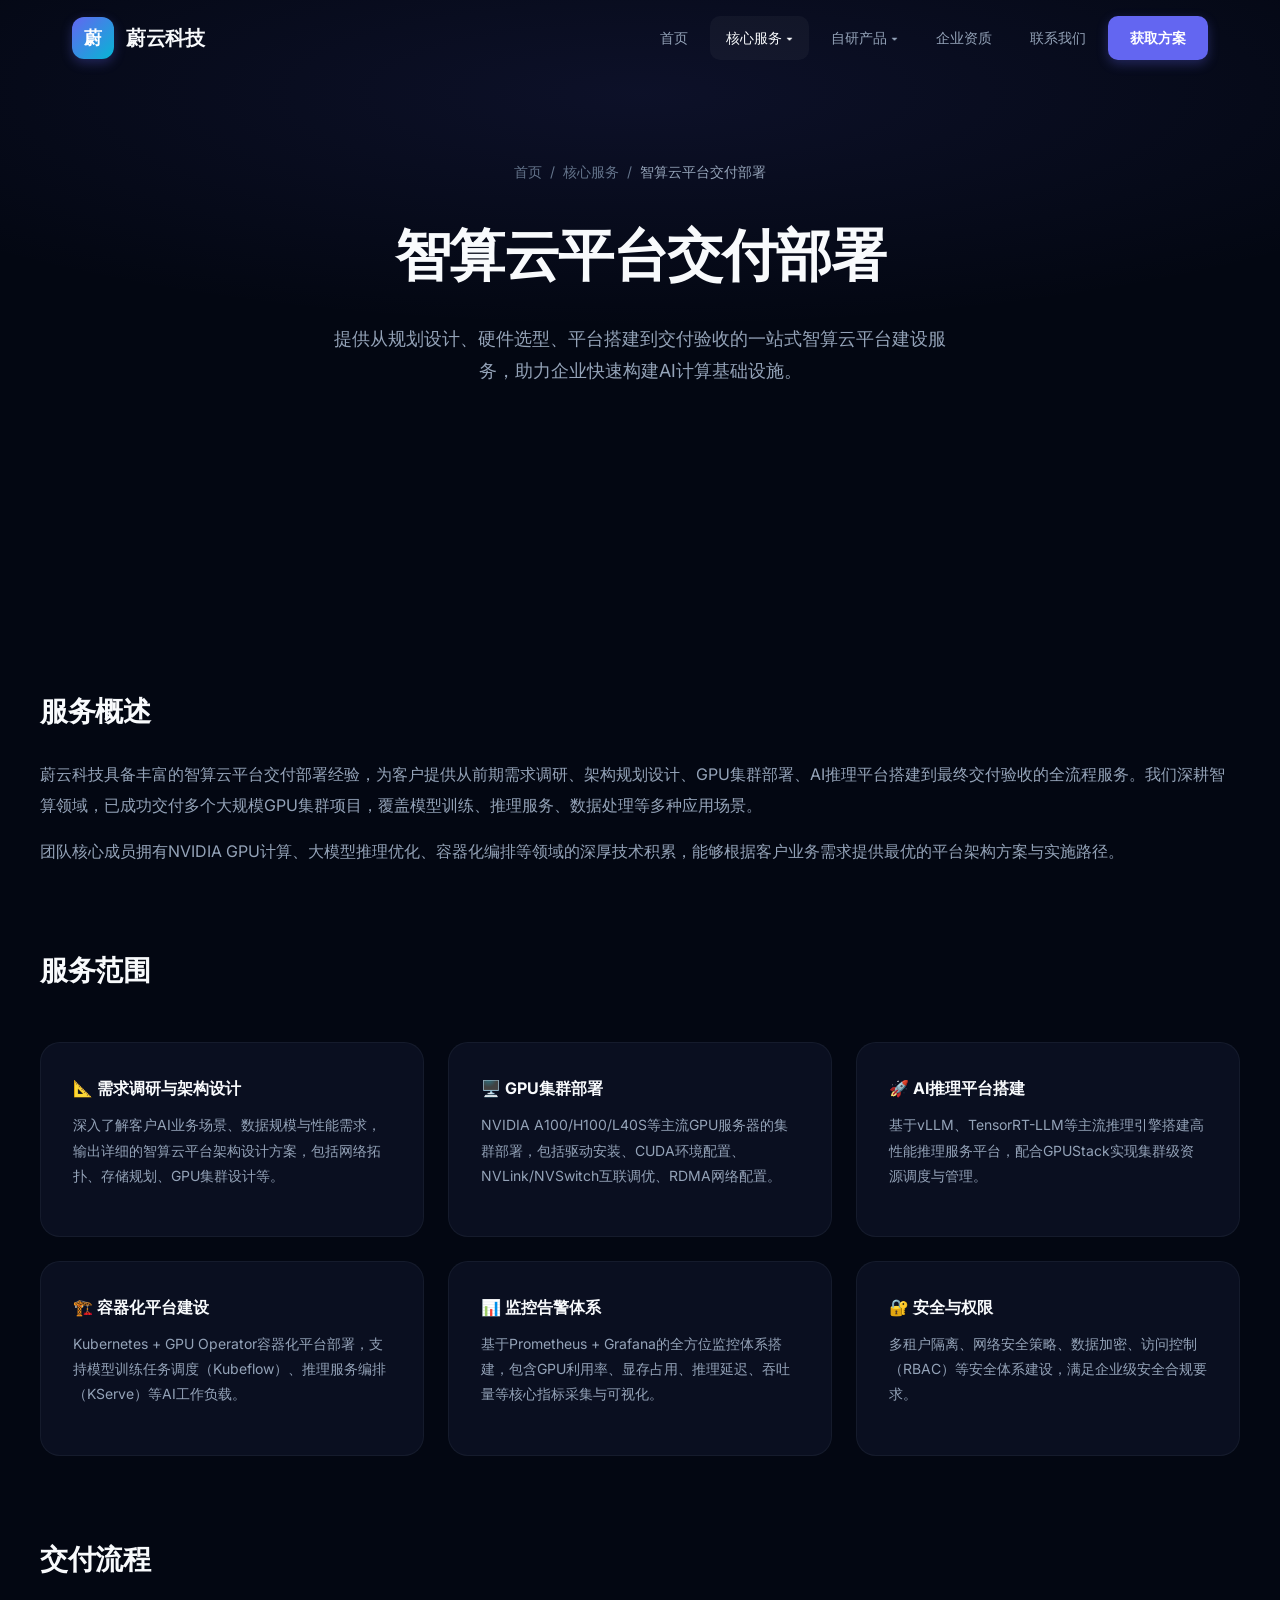
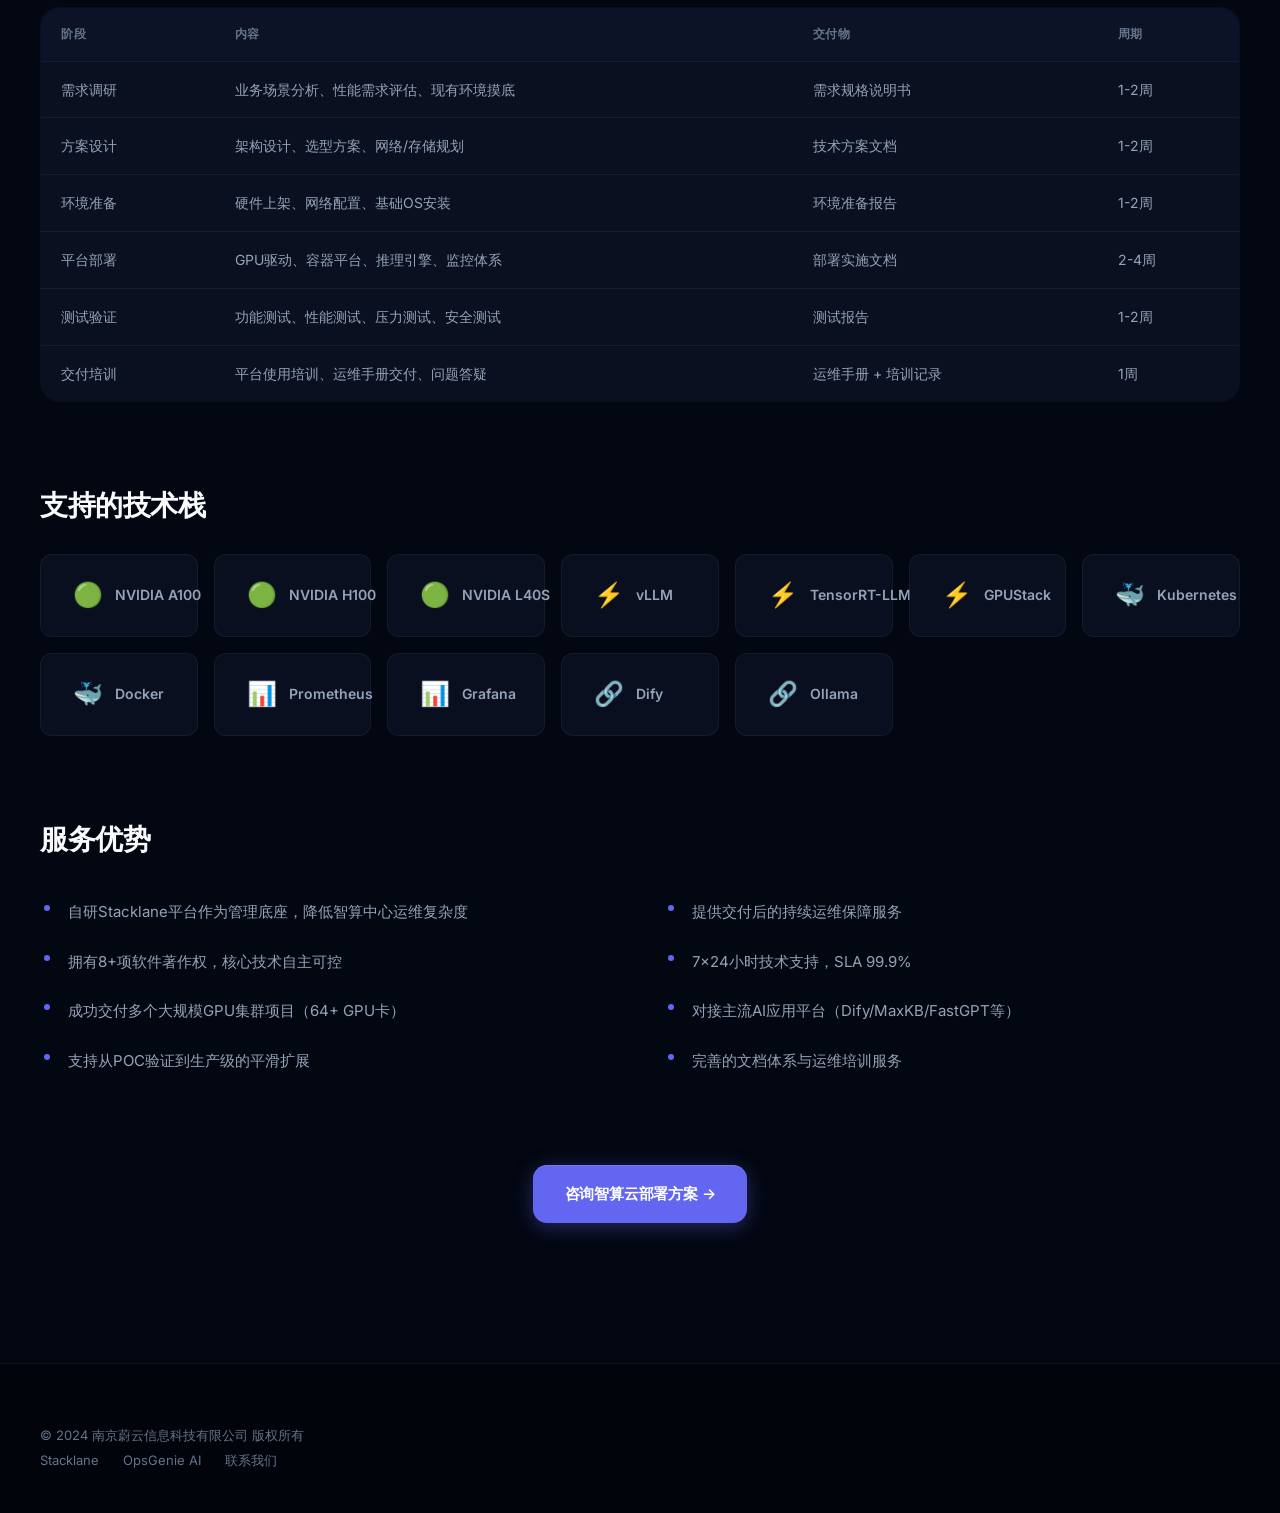
<file: pages/service-deploy.html>
<!DOCTYPE html>
<html lang="zh-CN">
<head>
    <meta charset="UTF-8">
    <meta name="viewport" content="width=device-width, initial-scale=1.0">
    <title>智算云平台交付部署 - 南京蔚云信息科技</title>
    <link rel="preconnect" href="https://fonts.googleapis.com">
    <link rel="preconnect" href="https://fonts.gstatic.com" crossorigin>
    <link href="https://fonts.googleapis.com/css2?family=Inter:wght@300;400;500;600;700;800;900&family=Noto+Sans+SC:wght@300;400;500;600;700;900&display=swap" rel="stylesheet">
    <link rel="stylesheet" href="../css/style.css">
</head>
<body>
    <nav class="navbar" id="navbar">
        <div class="nav-container">
            <a href="../index.html" class="nav-logo"><div class="nav-logo-icon">蔚</div><span class="nav-logo-text">蔚云科技</span></a>
            <ul class="nav-links" id="navLinks">
                <li><a href="../index.html">首页</a></li>
                <li><a href="#" class="active">核心服务 ▾</a><div class="dropdown-menu"><a href="service-deploy.html">智算云平台交付部署</a><a href="service-aiops.html">AI智能运维</a><a href="service-private-cloud.html">私有云代运维</a><a href="service-onsite.html">驻场运维服务</a></div></li>
                <li><a href="#">自研产品 ▾</a><div class="dropdown-menu"><a href="product-opsgenie.html">OpsGenie AI</a><a href="product-stacklane.html">Stacklane</a></div></li>
                <li><a href="../index.html#qualifications">企业资质</a></li>
                <li><a href="../index.html#contact">联系我们</a></li>
                <li><a href="../index.html#contact" class="nav-cta">获取方案</a></li>
            </ul>
            <button class="mobile-menu-btn" onclick="toggleMenu()">☰</button>
        </div>
    </nav>

    <header class="page-header">
        <div class="hero-grid"></div>
        <div class="page-header-content">
            <div class="breadcrumb"><a href="../index.html">首页</a><span>/</span><a href="../index.html#services">核心服务</a><span>/</span><span class="current">智算云平台交付部署</span></div>
            <h1>智算云平台交付部署</h1>
            <p>提供从规划设计、硬件选型、平台搭建到交付验收的一站式智算云平台建设服务，助力企业快速构建AI计算基础设施。</p>
        </div>
    </header>

    <section class="section">
        <div class="section-container">
            <div class="content-block animate-on-scroll">
                <h2>服务概述</h2>
                <p>蔚云科技具备丰富的智算云平台交付部署经验，为客户提供从前期需求调研、架构规划设计、GPU集群部署、AI推理平台搭建到最终交付验收的全流程服务。我们深耕智算领域，已成功交付多个大规模GPU集群项目，覆盖模型训练、推理服务、数据处理等多种应用场景。</p>
                <p>团队核心成员拥有NVIDIA GPU计算、大模型推理优化、容器化编排等领域的深厚技术积累，能够根据客户业务需求提供最优的平台架构方案与实施路径。</p>
            </div>

            <div class="content-block animate-on-scroll">
                <h2>服务范围</h2>
                <div class="feature-grid">
                    <div class="feature-item">
                        <h4>📐 需求调研与架构设计</h4>
                        <p>深入了解客户AI业务场景、数据规模与性能需求，输出详细的智算云平台架构设计方案，包括网络拓扑、存储规划、GPU集群设计等。</p>
                    </div>
                    <div class="feature-item">
                        <h4>🖥️ GPU集群部署</h4>
                        <p>NVIDIA A100/H100/L40S等主流GPU服务器的集群部署，包括驱动安装、CUDA环境配置、NVLink/NVSwitch互联调优、RDMA网络配置。</p>
                    </div>
                    <div class="feature-item">
                        <h4>🚀 AI推理平台搭建</h4>
                        <p>基于vLLM、TensorRT-LLM等主流推理引擎搭建高性能推理服务平台，配合GPUStack实现集群级资源调度与管理。</p>
                    </div>
                    <div class="feature-item">
                        <h4>🏗️ 容器化平台建设</h4>
                        <p>Kubernetes + GPU Operator容器化平台部署，支持模型训练任务调度（Kubeflow）、推理服务编排（KServe）等AI工作负载。</p>
                    </div>
                    <div class="feature-item">
                        <h4>📊 监控告警体系</h4>
                        <p>基于Prometheus + Grafana的全方位监控体系搭建，包含GPU利用率、显存占用、推理延迟、吞吐量等核心指标采集与可视化。</p>
                    </div>
                    <div class="feature-item">
                        <h4>🔐 安全与权限</h4>
                        <p>多租户隔离、网络安全策略、数据加密、访问控制（RBAC）等安全体系建设，满足企业级安全合规要求。</p>
                    </div>
                </div>
            </div>

            <div class="content-block animate-on-scroll">
                <h2>交付流程</h2>
                <table class="data-table">
                    <thead><tr><th>阶段</th><th>内容</th><th>交付物</th><th>周期</th></tr></thead>
                    <tbody>
                        <tr><td>需求调研</td><td>业务场景分析、性能需求评估、现有环境摸底</td><td>需求规格说明书</td><td>1-2周</td></tr>
                        <tr><td>方案设计</td><td>架构设计、选型方案、网络/存储规划</td><td>技术方案文档</td><td>1-2周</td></tr>
                        <tr><td>环境准备</td><td>硬件上架、网络配置、基础OS安装</td><td>环境准备报告</td><td>1-2周</td></tr>
                        <tr><td>平台部署</td><td>GPU驱动、容器平台、推理引擎、监控体系</td><td>部署实施文档</td><td>2-4周</td></tr>
                        <tr><td>测试验证</td><td>功能测试、性能测试、压力测试、安全测试</td><td>测试报告</td><td>1-2周</td></tr>
                        <tr><td>交付培训</td><td>平台使用培训、运维手册交付、问题答疑</td><td>运维手册 + 培训记录</td><td>1周</td></tr>
                    </tbody>
                </table>
            </div>

            <div class="content-block animate-on-scroll">
                <h2>支持的技术栈</h2>
                <div class="tech-grid">
                    <div class="tech-item"><div class="tech-item-icon">🟢</div><div class="tech-item-name">NVIDIA A100</div></div>
                    <div class="tech-item"><div class="tech-item-icon">🟢</div><div class="tech-item-name">NVIDIA H100</div></div>
                    <div class="tech-item"><div class="tech-item-icon">🟢</div><div class="tech-item-name">NVIDIA L40S</div></div>
                    <div class="tech-item"><div class="tech-item-icon">⚡</div><div class="tech-item-name">vLLM</div></div>
                    <div class="tech-item"><div class="tech-item-icon">⚡</div><div class="tech-item-name">TensorRT-LLM</div></div>
                    <div class="tech-item"><div class="tech-item-icon">⚡</div><div class="tech-item-name">GPUStack</div></div>
                    <div class="tech-item"><div class="tech-item-icon">🐳</div><div class="tech-item-name">Kubernetes</div></div>
                    <div class="tech-item"><div class="tech-item-icon">🐳</div><div class="tech-item-name">Docker</div></div>
                    <div class="tech-item"><div class="tech-item-icon">📊</div><div class="tech-item-name">Prometheus</div></div>
                    <div class="tech-item"><div class="tech-item-icon">📊</div><div class="tech-item-name">Grafana</div></div>
                    <div class="tech-item"><div class="tech-item-icon">🔗</div><div class="tech-item-name">Dify</div></div>
                    <div class="tech-item"><div class="tech-item-icon">🔗</div><div class="tech-item-name">Ollama</div></div>
                </div>
            </div>

            <div class="content-block animate-on-scroll">
                <h2>服务优势</h2>
                <div class="two-col">
                    <div>
                        <ul>
                            <li>自研Stacklane平台作为管理底座，降低智算中心运维复杂度</li>
                            <li>拥有8+项软件著作权，核心技术自主可控</li>
                            <li>成功交付多个大规模GPU集群项目（64+ GPU卡）</li>
                            <li>支持从POC验证到生产级的平滑扩展</li>
                        </ul>
                    </div>
                    <div>
                        <ul>
                            <li>提供交付后的持续运维保障服务</li>
                            <li>7×24小时技术支持，SLA 99.9%</li>
                            <li>对接主流AI应用平台（Dify/MaxKB/FastGPT等）</li>
                            <li>完善的文档体系与运维培训服务</li>
                        </ul>
                    </div>
                </div>
            </div>

            <div style="text-align:center; margin-top:60px;" class="animate-on-scroll">
                <a href="../index.html#contact" class="btn btn-primary">咨询智算云部署方案 →</a>
            </div>
        </div>
    </section>

    <footer class="footer">
        <div class="footer-content">
            <div class="footer-copy">© 2024 南京蔚云信息科技有限公司 版权所有</div>
            <ul class="footer-links"><li><a href="product-stacklane.html">Stacklane</a></li><li><a href="product-opsgenie.html">OpsGenie AI</a></li><li><a href="../index.html#contact">联系我们</a></li></ul>
        </div>
    </footer>
    <script src="../js/main.js"></script>
</body>
</html>
</file>
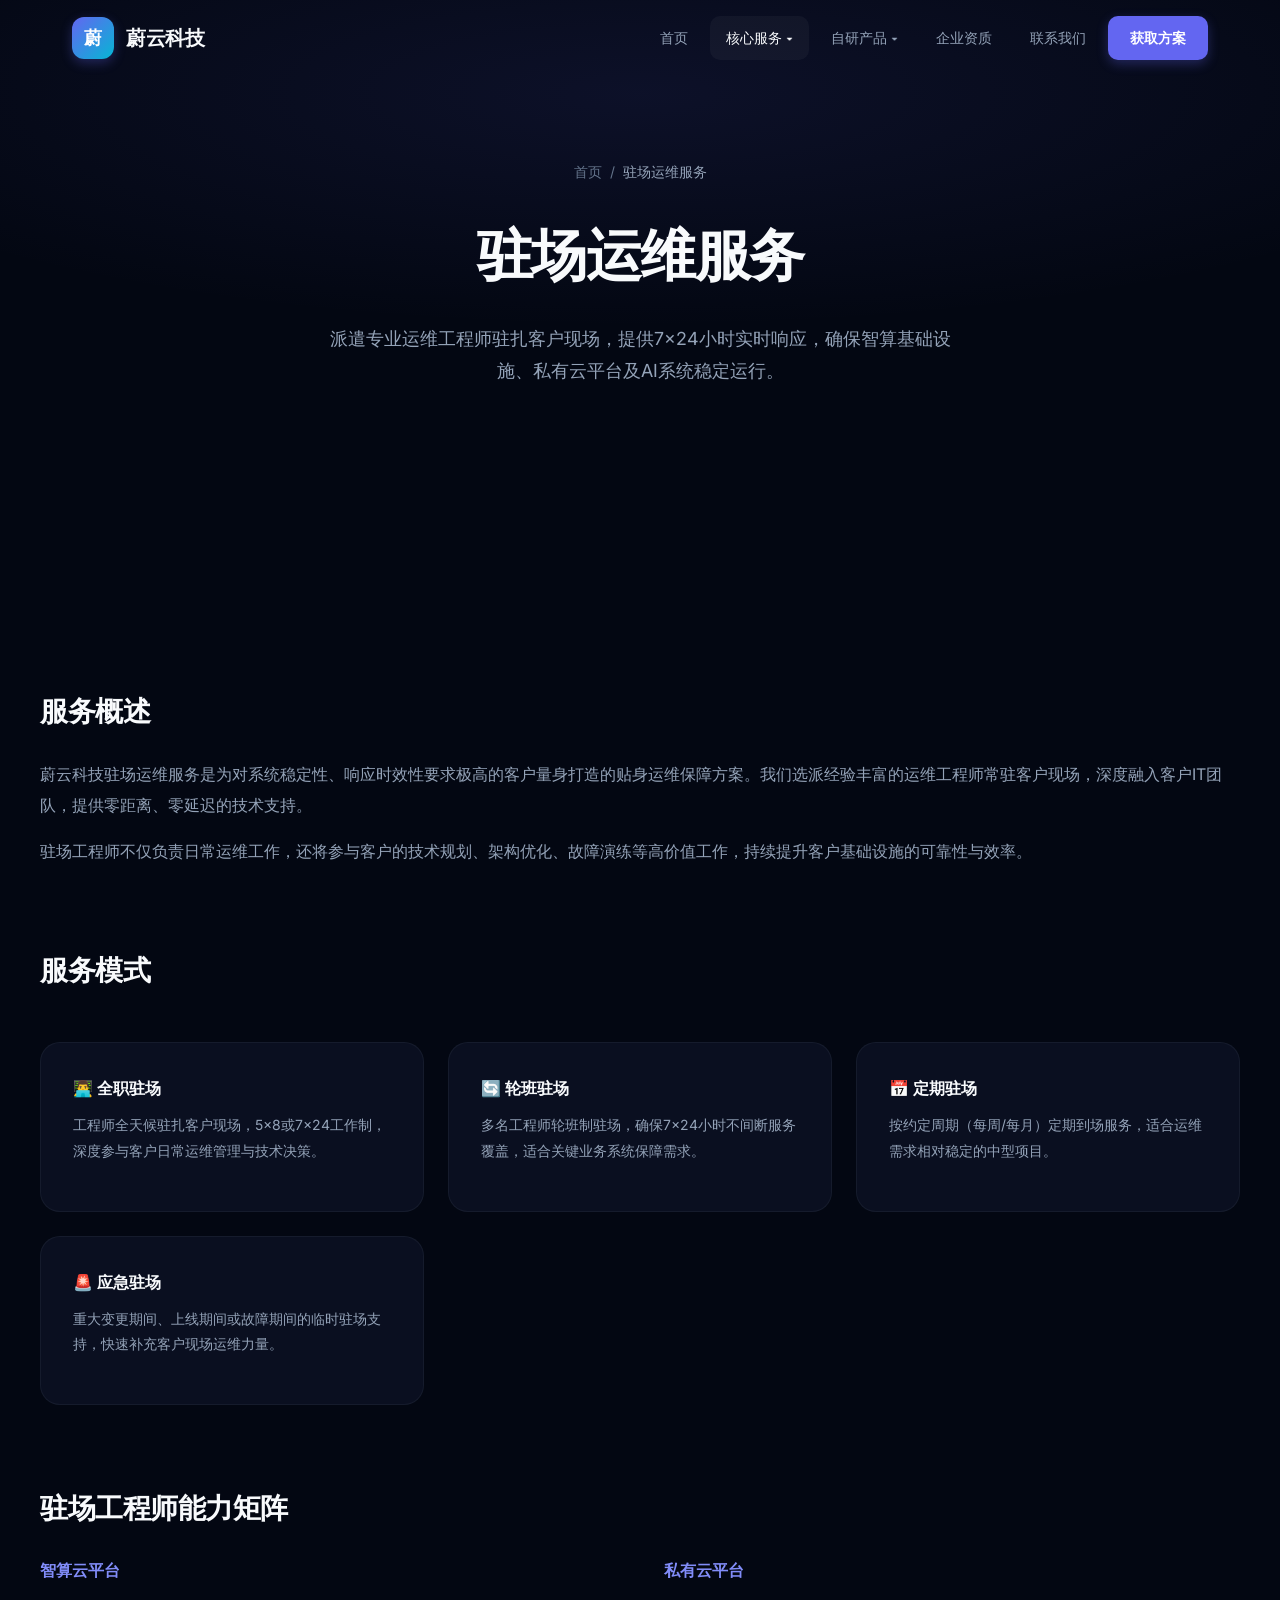
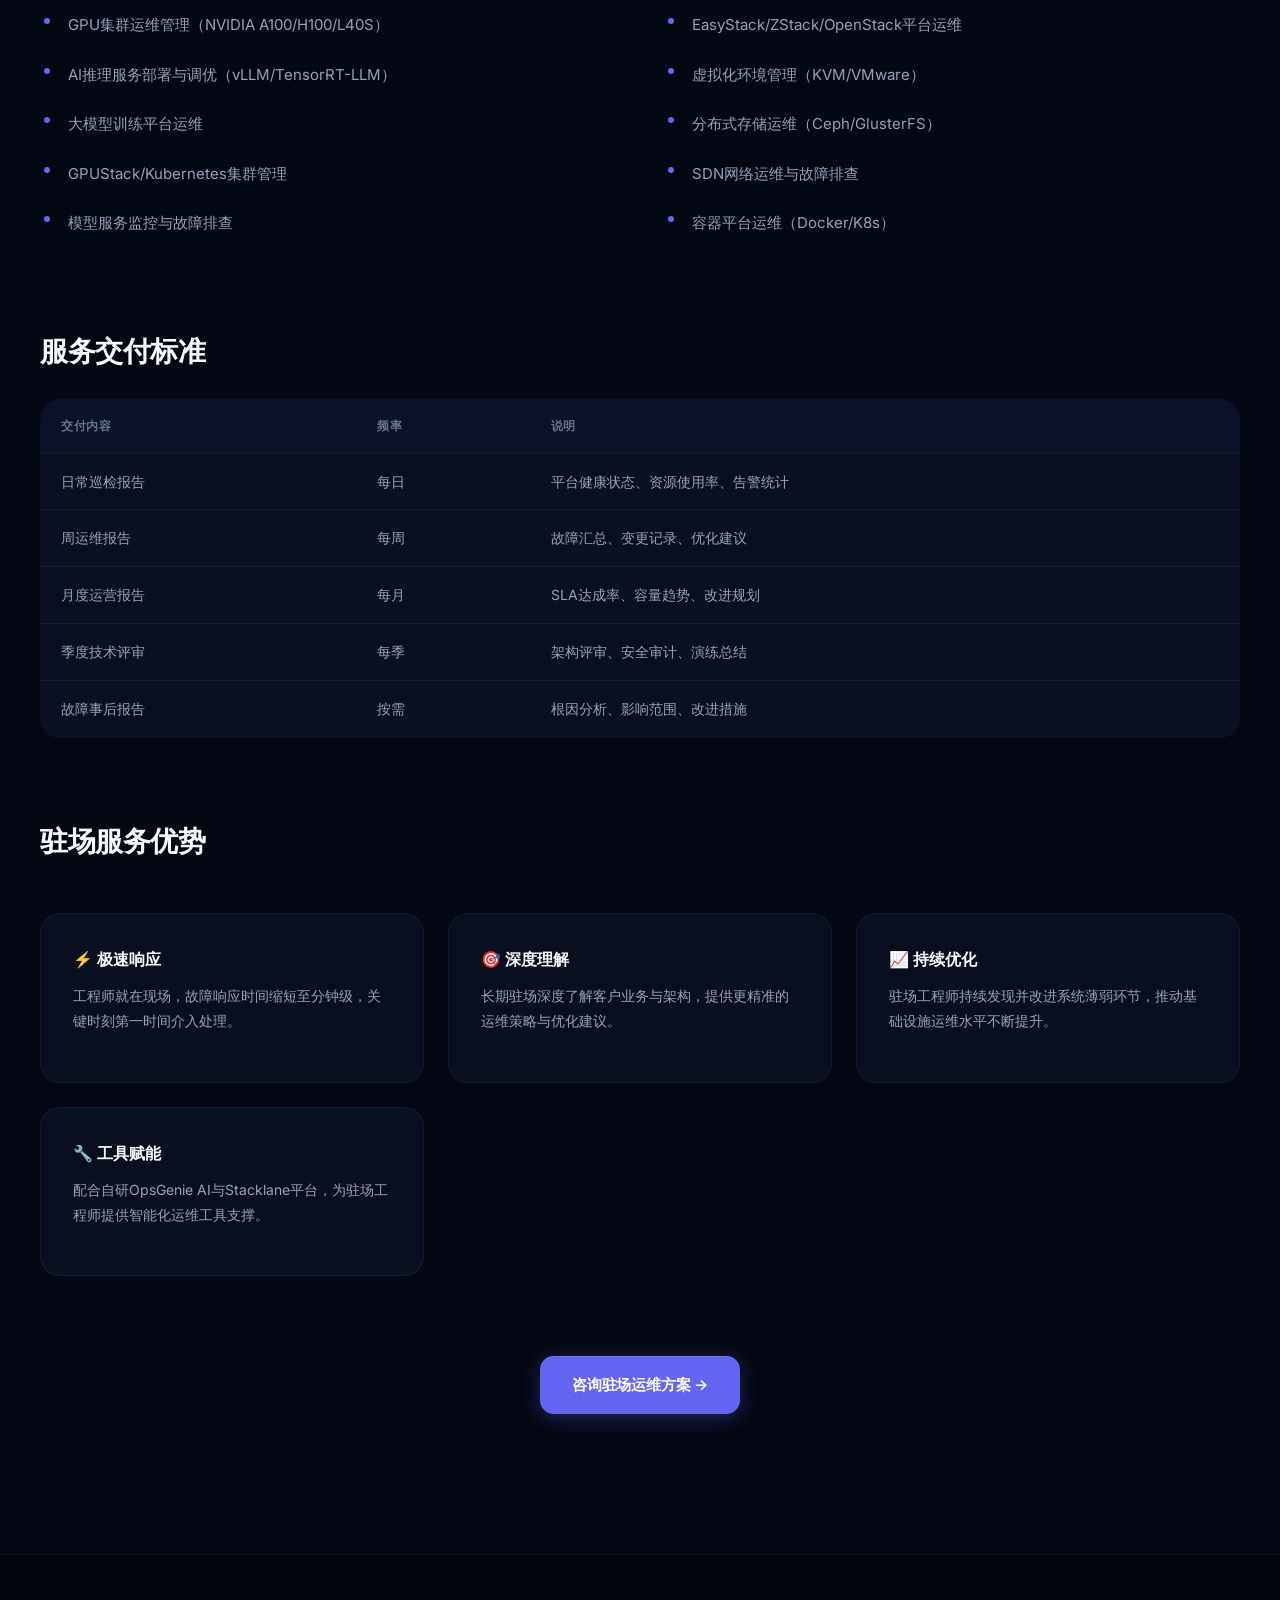
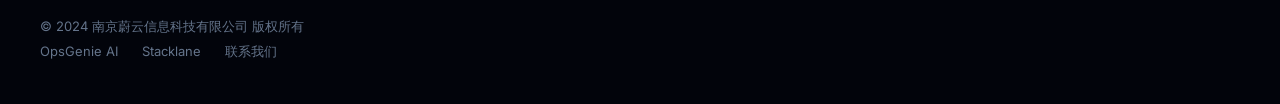
<file: pages/service-onsite.html>
<!DOCTYPE html>
<html lang="zh-CN">
<head>
    <meta charset="UTF-8">
    <meta name="viewport" content="width=device-width, initial-scale=1.0">
    <title>驻场运维服务 - 南京蔚云信息科技</title>
    <link rel="preconnect" href="https://fonts.googleapis.com">
    <link rel="preconnect" href="https://fonts.gstatic.com" crossorigin>
    <link href="https://fonts.googleapis.com/css2?family=Inter:wght@300;400;500;600;700;800;900&family=Noto+Sans+SC:wght@300;400;500;600;700;900&display=swap" rel="stylesheet">
    <link rel="stylesheet" href="../css/style.css">
</head>
<body>
    <nav class="navbar" id="navbar">
        <div class="nav-container">
            <a href="../index.html" class="nav-logo"><div class="nav-logo-icon">蔚</div><span class="nav-logo-text">蔚云科技</span></a>
            <ul class="nav-links" id="navLinks">
                <li><a href="../index.html">首页</a></li>
                <li><a href="#" class="active">核心服务 ▾</a><div class="dropdown-menu"><a href="service-deploy.html">智算云平台交付部署</a><a href="service-aiops.html">AI智能运维</a><a href="service-private-cloud.html">私有云代运维</a><a href="service-onsite.html">驻场运维服务</a></div></li>
                <li><a href="#">自研产品 ▾</a><div class="dropdown-menu"><a href="product-opsgenie.html">OpsGenie AI</a><a href="product-stacklane.html">Stacklane</a></div></li>
                <li><a href="../index.html#qualifications">企业资质</a></li>
                <li><a href="../index.html#contact">联系我们</a></li>
                <li><a href="../index.html#contact" class="nav-cta">获取方案</a></li>
            </ul>
            <button class="mobile-menu-btn" onclick="toggleMenu()">☰</button>
        </div>
    </nav>

    <header class="page-header">
        <div class="hero-grid"></div>
        <div class="page-header-content">
            <div class="breadcrumb"><a href="../index.html">首页</a><span>/</span><span class="current">驻场运维服务</span></div>
            <h1>驻场运维服务</h1>
            <p>派遣专业运维工程师驻扎客户现场，提供7×24小时实时响应，确保智算基础设施、私有云平台及AI系统稳定运行。</p>
        </div>
    </header>

    <section class="section">
        <div class="section-container">
            <div class="content-block animate-on-scroll">
                <h2>服务概述</h2>
                <p>蔚云科技驻场运维服务是为对系统稳定性、响应时效性要求极高的客户量身打造的贴身运维保障方案。我们选派经验丰富的运维工程师常驻客户现场，深度融入客户IT团队，提供零距离、零延迟的技术支持。</p>
                <p>驻场工程师不仅负责日常运维工作，还将参与客户的技术规划、架构优化、故障演练等高价值工作，持续提升客户基础设施的可靠性与效率。</p>
            </div>

            <div class="content-block animate-on-scroll">
                <h2>服务模式</h2>
                <div class="feature-grid">
                    <div class="feature-item">
                        <h4>👨‍💻 全职驻场</h4>
                        <p>工程师全天候驻扎客户现场，5×8或7×24工作制，深度参与客户日常运维管理与技术决策。</p>
                    </div>
                    <div class="feature-item">
                        <h4>🔄 轮班驻场</h4>
                        <p>多名工程师轮班制驻场，确保7×24小时不间断服务覆盖，适合关键业务系统保障需求。</p>
                    </div>
                    <div class="feature-item">
                        <h4>📅 定期驻场</h4>
                        <p>按约定周期（每周/每月）定期到场服务，适合运维需求相对稳定的中型项目。</p>
                    </div>
                    <div class="feature-item">
                        <h4>🚨 应急驻场</h4>
                        <p>重大变更期间、上线期间或故障期间的临时驻场支持，快速补充客户现场运维力量。</p>
                    </div>
                </div>
            </div>

            <div class="content-block animate-on-scroll">
                <h2>驻场工程师能力矩阵</h2>
                <div class="two-col">
                    <div>
                        <h3 style="font-size:16px; margin-bottom:16px; color: var(--primary-light);">智算云平台</h3>
                        <ul>
                            <li>GPU集群运维管理（NVIDIA A100/H100/L40S）</li>
                            <li>AI推理服务部署与调优（vLLM/TensorRT-LLM）</li>
                            <li>大模型训练平台运维</li>
                            <li>GPUStack/Kubernetes集群管理</li>
                            <li>模型服务监控与故障排查</li>
                        </ul>
                    </div>
                    <div>
                        <h3 style="font-size:16px; margin-bottom:16px; color: var(--primary-light);">私有云平台</h3>
                        <ul>
                            <li>EasyStack/ZStack/OpenStack平台运维</li>
                            <li>虚拟化环境管理（KVM/VMware）</li>
                            <li>分布式存储运维（Ceph/GlusterFS）</li>
                            <li>SDN网络运维与故障排查</li>
                            <li>容器平台运维（Docker/K8s）</li>
                        </ul>
                    </div>
                </div>
            </div>

            <div class="content-block animate-on-scroll">
                <h2>服务交付标准</h2>
                <table class="data-table">
                    <thead>
                        <tr><th>交付内容</th><th>频率</th><th>说明</th></tr>
                    </thead>
                    <tbody>
                        <tr><td>日常巡检报告</td><td>每日</td><td>平台健康状态、资源使用率、告警统计</td></tr>
                        <tr><td>周运维报告</td><td>每周</td><td>故障汇总、变更记录、优化建议</td></tr>
                        <tr><td>月度运营报告</td><td>每月</td><td>SLA达成率、容量趋势、改进规划</td></tr>
                        <tr><td>季度技术评审</td><td>每季</td><td>架构评审、安全审计、演练总结</td></tr>
                        <tr><td>故障事后报告</td><td>按需</td><td>根因分析、影响范围、改进措施</td></tr>
                    </tbody>
                </table>
            </div>

            <div class="content-block animate-on-scroll">
                <h2>驻场服务优势</h2>
                <div class="feature-grid">
                    <div class="feature-item">
                        <h4>⚡ 极速响应</h4>
                        <p>工程师就在现场，故障响应时间缩短至分钟级，关键时刻第一时间介入处理。</p>
                    </div>
                    <div class="feature-item">
                        <h4>🎯 深度理解</h4>
                        <p>长期驻场深度了解客户业务与架构，提供更精准的运维策略与优化建议。</p>
                    </div>
                    <div class="feature-item">
                        <h4>📈 持续优化</h4>
                        <p>驻场工程师持续发现并改进系统薄弱环节，推动基础设施运维水平不断提升。</p>
                    </div>
                    <div class="feature-item">
                        <h4>🔧 工具赋能</h4>
                        <p>配合自研OpsGenie AI与Stacklane平台，为驻场工程师提供智能化运维工具支撑。</p>
                    </div>
                </div>
            </div>

            <div style="text-align:center; margin-top:60px;" class="animate-on-scroll">
                <a href="../index.html#contact" class="btn btn-primary">咨询驻场运维方案 →</a>
            </div>
        </div>
    </section>

    <footer class="footer">
        <div class="footer-content">
            <div class="footer-copy">© 2024 南京蔚云信息科技有限公司 版权所有</div>
            <ul class="footer-links">
                <li><a href="product-opsgenie.html">OpsGenie AI</a></li>
                <li><a href="product-stacklane.html">Stacklane</a></li>
                <li><a href="../index.html#contact">联系我们</a></li>
            </ul>
        </div>
    </footer>
    <script src="../js/main.js"></script>
</body>
</html>
</file>
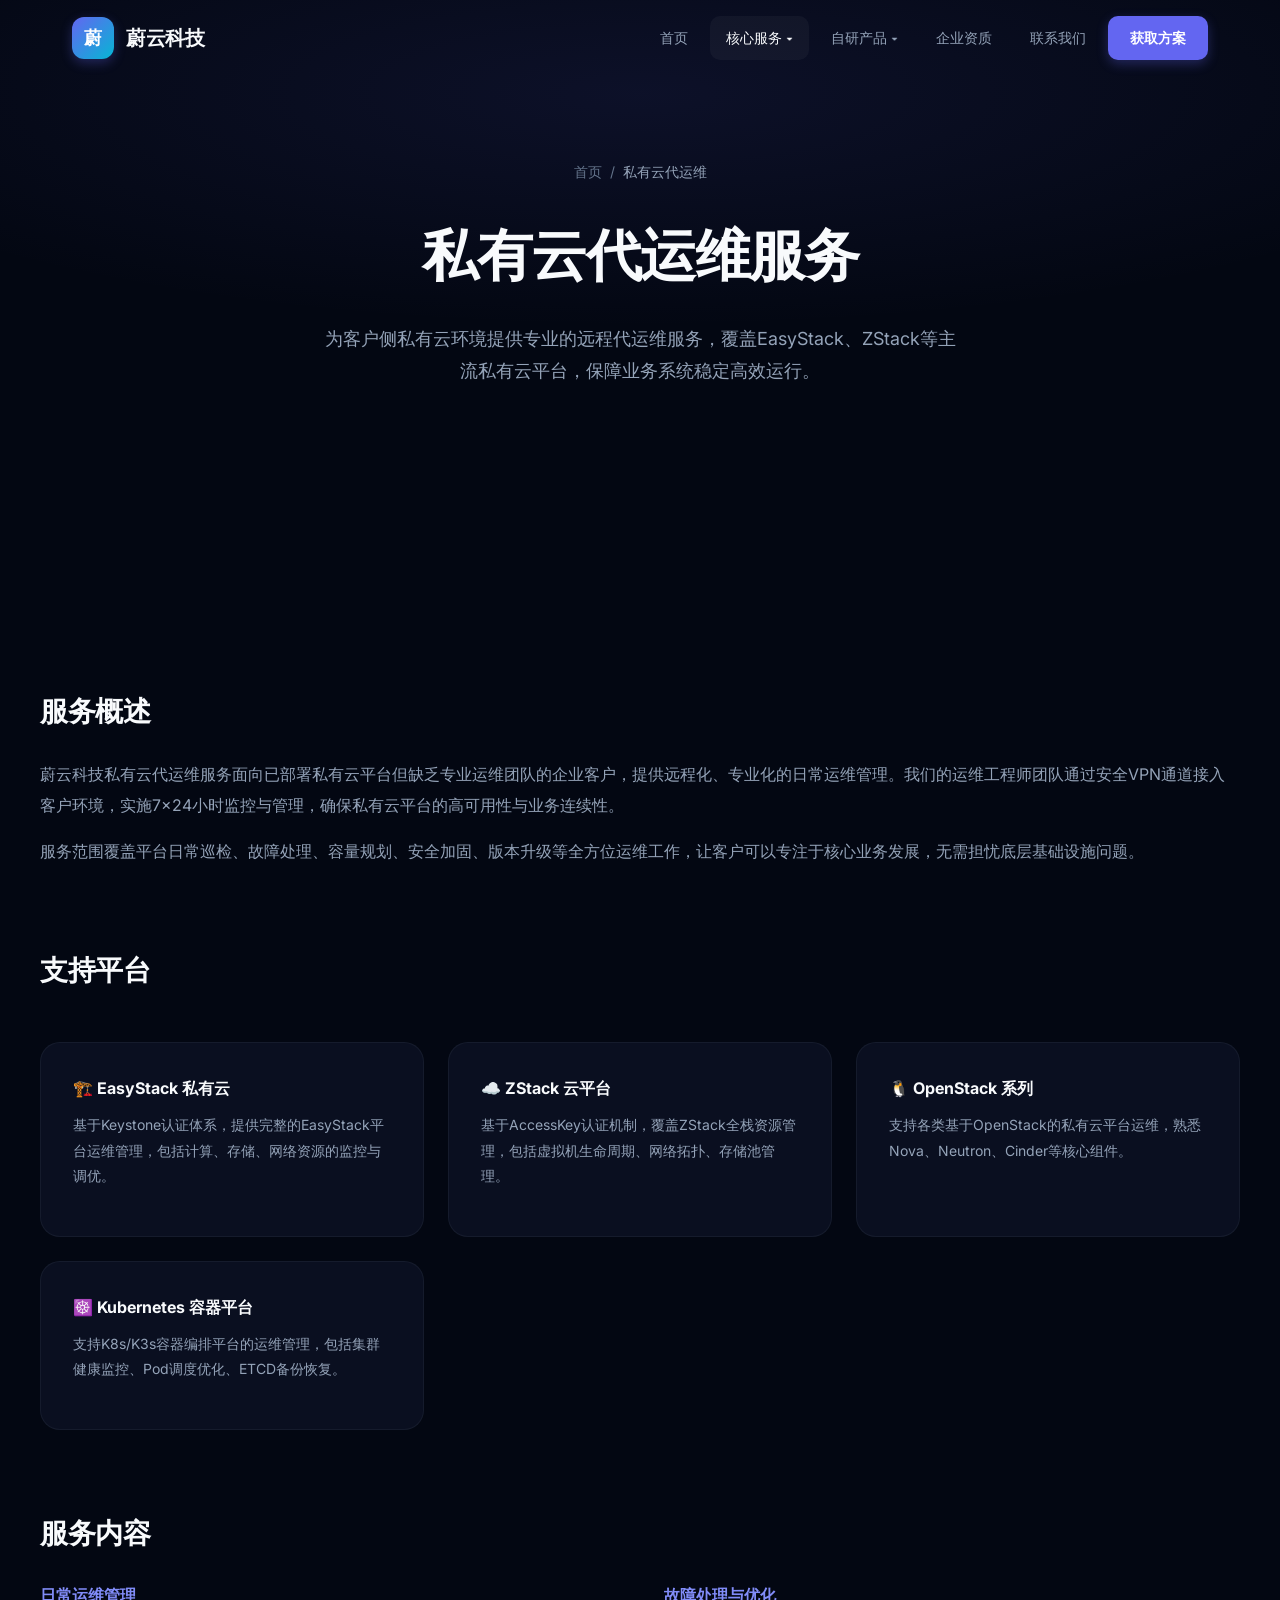
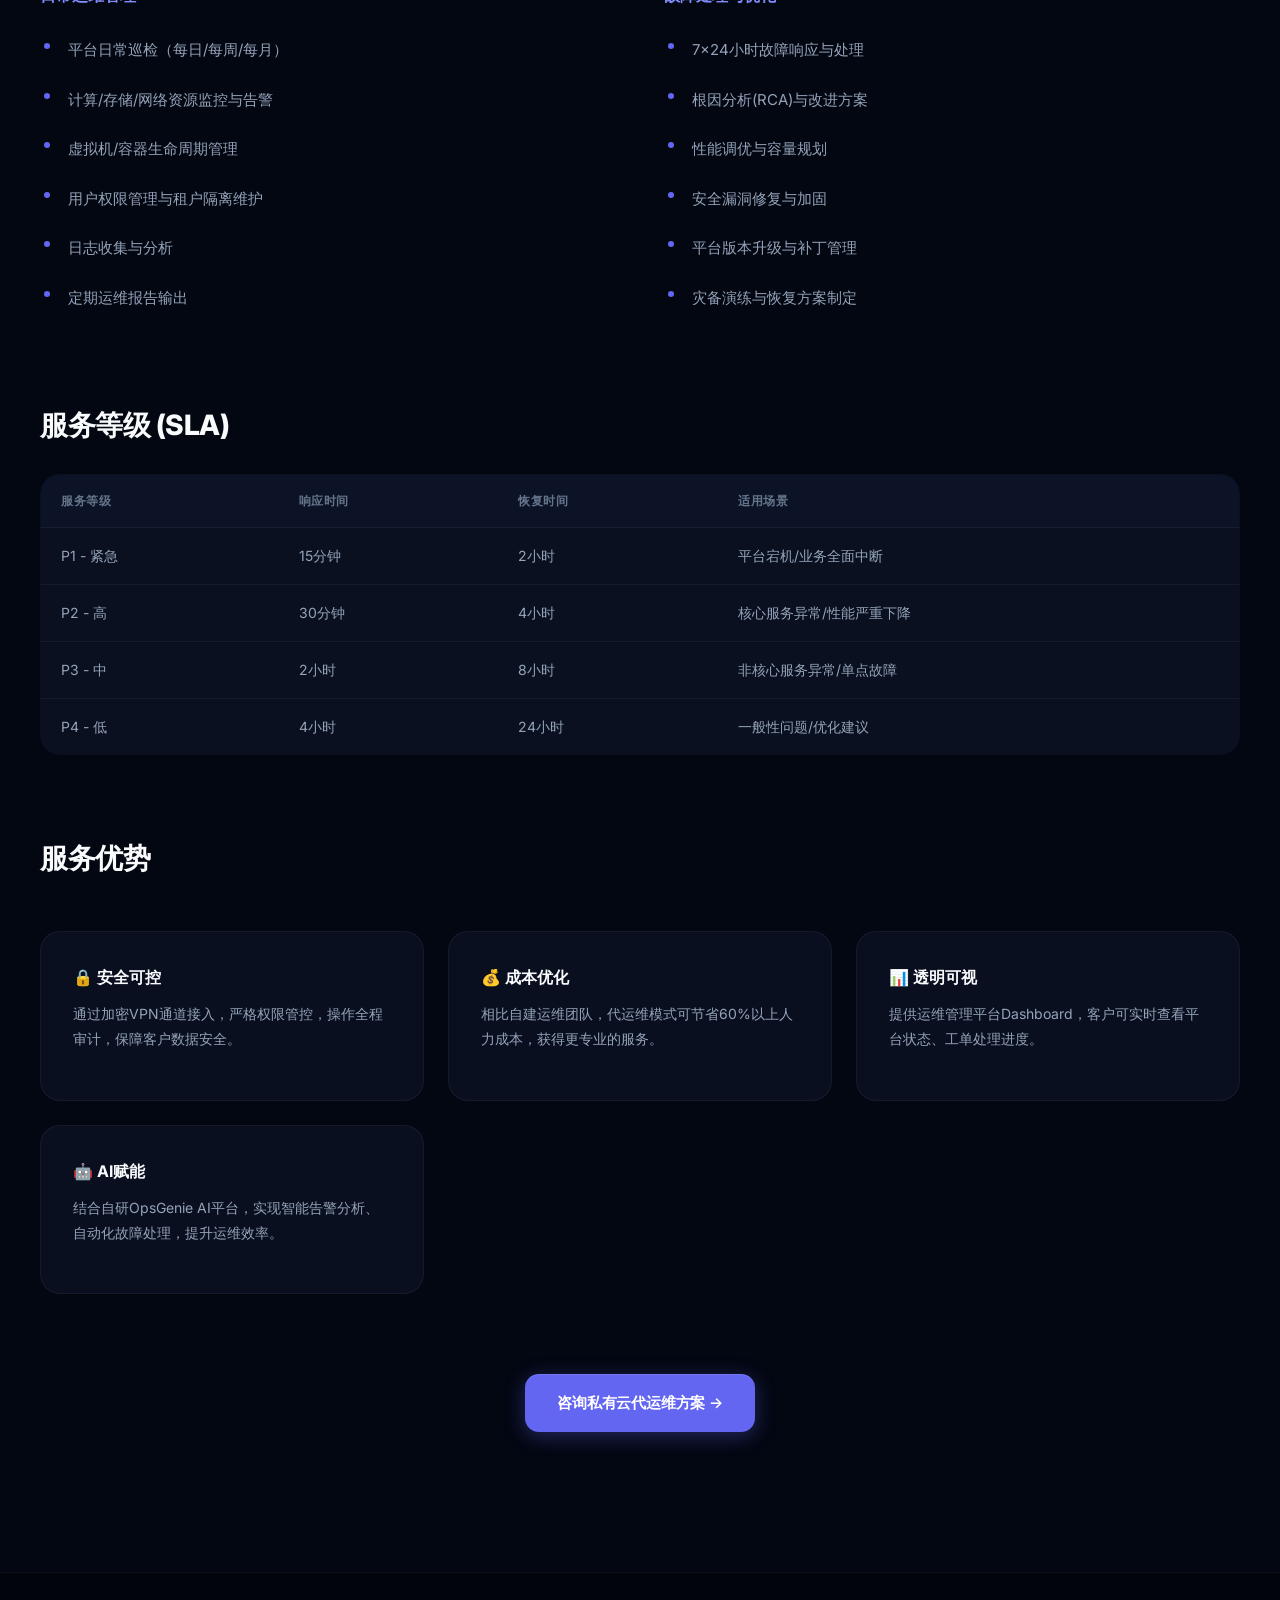
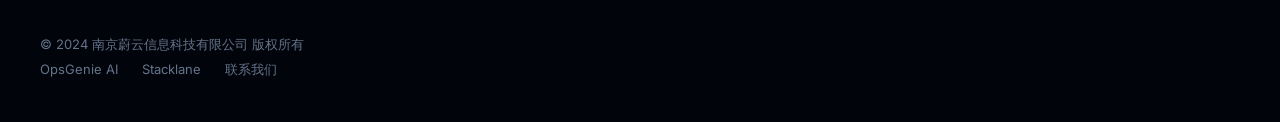
<file: pages/service-private-cloud.html>
<!DOCTYPE html>
<html lang="zh-CN">
<head>
    <meta charset="UTF-8">
    <meta name="viewport" content="width=device-width, initial-scale=1.0">
    <title>私有云代运维服务 - 南京蔚云信息科技</title>
    <link rel="preconnect" href="https://fonts.googleapis.com">
    <link rel="preconnect" href="https://fonts.gstatic.com" crossorigin>
    <link href="https://fonts.googleapis.com/css2?family=Inter:wght@300;400;500;600;700;800;900&family=Noto+Sans+SC:wght@300;400;500;600;700;900&display=swap" rel="stylesheet">
    <link rel="stylesheet" href="../css/style.css">
</head>
<body>
    <nav class="navbar" id="navbar">
        <div class="nav-container">
            <a href="../index.html" class="nav-logo"><div class="nav-logo-icon">蔚</div><span class="nav-logo-text">蔚云科技</span></a>
            <ul class="nav-links" id="navLinks">
                <li><a href="../index.html">首页</a></li>
                <li><a href="#" class="active">核心服务 ▾</a><div class="dropdown-menu"><a href="service-deploy.html">智算云平台交付部署</a><a href="service-aiops.html">AI智能运维</a><a href="service-private-cloud.html">私有云代运维</a><a href="service-onsite.html">驻场运维服务</a></div></li>
                <li><a href="#">自研产品 ▾</a><div class="dropdown-menu"><a href="product-opsgenie.html">OpsGenie AI</a><a href="product-stacklane.html">Stacklane</a></div></li>
                <li><a href="../index.html#qualifications">企业资质</a></li>
                <li><a href="../index.html#contact">联系我们</a></li>
                <li><a href="../index.html#contact" class="nav-cta">获取方案</a></li>
            </ul>
            <button class="mobile-menu-btn" onclick="toggleMenu()">☰</button>
        </div>
    </nav>

    <header class="page-header">
        <div class="hero-grid"></div>
        <div class="page-header-content">
            <div class="breadcrumb"><a href="../index.html">首页</a><span>/</span><span class="current">私有云代运维</span></div>
            <h1>私有云代运维服务</h1>
            <p>为客户侧私有云环境提供专业的远程代运维服务，覆盖EasyStack、ZStack等主流私有云平台，保障业务系统稳定高效运行。</p>
        </div>
    </header>

    <section class="section">
        <div class="section-container">
            <div class="content-block animate-on-scroll">
                <h2>服务概述</h2>
                <p>蔚云科技私有云代运维服务面向已部署私有云平台但缺乏专业运维团队的企业客户，提供远程化、专业化的日常运维管理。我们的运维工程师团队通过安全VPN通道接入客户环境，实施7×24小时监控与管理，确保私有云平台的高可用性与业务连续性。</p>
                <p>服务范围覆盖平台日常巡检、故障处理、容量规划、安全加固、版本升级等全方位运维工作，让客户可以专注于核心业务发展，无需担忧底层基础设施问题。</p>
            </div>

            <div class="content-block animate-on-scroll">
                <h2>支持平台</h2>
                <div class="feature-grid">
                    <div class="feature-item">
                        <h4>🏗️ EasyStack 私有云</h4>
                        <p>基于Keystone认证体系，提供完整的EasyStack平台运维管理，包括计算、存储、网络资源的监控与调优。</p>
                    </div>
                    <div class="feature-item">
                        <h4>☁️ ZStack 云平台</h4>
                        <p>基于AccessKey认证机制，覆盖ZStack全栈资源管理，包括虚拟机生命周期、网络拓扑、存储池管理。</p>
                    </div>
                    <div class="feature-item">
                        <h4>🐧 OpenStack 系列</h4>
                        <p>支持各类基于OpenStack的私有云平台运维，熟悉Nova、Neutron、Cinder等核心组件。</p>
                    </div>
                    <div class="feature-item">
                        <h4>☸️ Kubernetes 容器平台</h4>
                        <p>支持K8s/K3s容器编排平台的运维管理，包括集群健康监控、Pod调度优化、ETCD备份恢复。</p>
                    </div>
                </div>
            </div>

            <div class="content-block animate-on-scroll">
                <h2>服务内容</h2>
                <div class="two-col">
                    <div>
                        <h3 style="font-size:16px; margin-bottom:16px; color: var(--primary-light);">日常运维管理</h3>
                        <ul>
                            <li>平台日常巡检（每日/每周/每月）</li>
                            <li>计算/存储/网络资源监控与告警</li>
                            <li>虚拟机/容器生命周期管理</li>
                            <li>用户权限管理与租户隔离维护</li>
                            <li>日志收集与分析</li>
                            <li>定期运维报告输出</li>
                        </ul>
                    </div>
                    <div>
                        <h3 style="font-size:16px; margin-bottom:16px; color: var(--primary-light);">故障处理与优化</h3>
                        <ul>
                            <li>7×24小时故障响应与处理</li>
                            <li>根因分析(RCA)与改进方案</li>
                            <li>性能调优与容量规划</li>
                            <li>安全漏洞修复与加固</li>
                            <li>平台版本升级与补丁管理</li>
                            <li>灾备演练与恢复方案制定</li>
                        </ul>
                    </div>
                </div>
            </div>

            <div class="content-block animate-on-scroll">
                <h2>服务等级 (SLA)</h2>
                <table class="data-table">
                    <thead>
                        <tr><th>服务等级</th><th>响应时间</th><th>恢复时间</th><th>适用场景</th></tr>
                    </thead>
                    <tbody>
                        <tr><td>P1 - 紧急</td><td>15分钟</td><td>2小时</td><td>平台宕机/业务全面中断</td></tr>
                        <tr><td>P2 - 高</td><td>30分钟</td><td>4小时</td><td>核心服务异常/性能严重下降</td></tr>
                        <tr><td>P3 - 中</td><td>2小时</td><td>8小时</td><td>非核心服务异常/单点故障</td></tr>
                        <tr><td>P4 - 低</td><td>4小时</td><td>24小时</td><td>一般性问题/优化建议</td></tr>
                    </tbody>
                </table>
            </div>

            <div class="content-block animate-on-scroll">
                <h2>服务优势</h2>
                <div class="feature-grid">
                    <div class="feature-item">
                        <h4>🔒 安全可控</h4>
                        <p>通过加密VPN通道接入，严格权限管控，操作全程审计，保障客户数据安全。</p>
                    </div>
                    <div class="feature-item">
                        <h4>💰 成本优化</h4>
                        <p>相比自建运维团队，代运维模式可节省60%以上人力成本，获得更专业的服务。</p>
                    </div>
                    <div class="feature-item">
                        <h4>📊 透明可视</h4>
                        <p>提供运维管理平台Dashboard，客户可实时查看平台状态、工单处理进度。</p>
                    </div>
                    <div class="feature-item">
                        <h4>🤖 AI赋能</h4>
                        <p>结合自研OpsGenie AI平台，实现智能告警分析、自动化故障处理，提升运维效率。</p>
                    </div>
                </div>
            </div>

            <div style="text-align:center; margin-top:60px;" class="animate-on-scroll">
                <a href="../index.html#contact" class="btn btn-primary">咨询私有云代运维方案 →</a>
            </div>
        </div>
    </section>

    <footer class="footer">
        <div class="footer-content">
            <div class="footer-copy">© 2024 南京蔚云信息科技有限公司 版权所有</div>
            <ul class="footer-links">
                <li><a href="product-opsgenie.html">OpsGenie AI</a></li>
                <li><a href="product-stacklane.html">Stacklane</a></li>
                <li><a href="../index.html#contact">联系我们</a></li>
            </ul>
        </div>
    </footer>
    <script src="../js/main.js"></script>
</body>
</html>
</file>
<file: css/style.css>
:root {
    --primary: #6366f1;
    --primary-light: #818cf8;
    --primary-dark: #4f46e5;
    --accent: #06b6d4;
    --accent-green: #10b981;
    --accent-orange: #f59e0b;
    --accent-purple: #a855f7;
    --accent-pink: #ec4899;
    --bg-dark: #030712;
    --bg-section: #0a0f1e;
    --bg-card: rgba(15, 23, 42, 0.6);
    --bg-card-solid: #0f172a;
    --bg-card-hover: rgba(30, 41, 59, 0.8);
    --text-primary: #f8fafc;
    --text-secondary: #94a3b8;
    --text-muted: #64748b;
    --border: rgba(148, 163, 184, 0.08);
    --border-light: rgba(148, 163, 184, 0.15);
    --glow-primary: rgba(99, 102, 241, 0.15);
    --glow-accent: rgba(6, 182, 212, 0.12);
    --radius: 20px;
    --radius-sm: 12px;
    --radius-xs: 8px;
    --max-width: 1200px;
    --section-padding: 140px;
}

* { margin: 0; padding: 0; box-sizing: border-box; }
html { scroll-behavior: smooth; font-size: 16px; }

body {
    font-family: -apple-system, BlinkMacSystemFont, 'SF Pro Display', 'Inter', 'Segoe UI', sans-serif;
    background: var(--bg-dark);
    color: var(--text-primary);
    line-height: 1.7;
    overflow-x: hidden;
    -webkit-font-smoothing: antialiased;
}

/* ===== ANIMATIONS ===== */
@keyframes float {
    0%, 100% { transform: translateY(0); }
    50% { transform: translateY(-20px); }
}
@keyframes pulse-soft {
    0%, 100% { opacity: 0.4; }
    50% { opacity: 0.8; }
}
@keyframes gradient-flow {
    0% { background-position: 0% 50%; }
    50% { background-position: 100% 50%; }
    100% { background-position: 0% 50%; }
}
@keyframes fadeInUp {
    from { opacity: 0; transform: translateY(40px); }
    to { opacity: 1; transform: translateY(0); }
}
@keyframes slideInLeft {
    from { opacity: 0; transform: translateX(-60px); }
    to { opacity: 1; transform: translateX(0); }
}
@keyframes scaleIn {
    from { opacity: 0; transform: scale(0.9); }
    to { opacity: 1; transform: scale(1); }
}
@keyframes spin-slow {
    from { transform: rotate(0deg); }
    to { transform: rotate(360deg); }
}
@keyframes shimmer {
    0% { background-position: -200% 0; }
    100% { background-position: 200% 0; }
}

.animate-on-scroll {
    opacity: 0;
    transform: translateY(40px);
    transition: opacity 0.8s cubic-bezier(0.16, 1, 0.3, 1), transform 0.8s cubic-bezier(0.16, 1, 0.3, 1);
}
.animate-on-scroll.visible {
    opacity: 1;
    transform: translateY(0);
}

/* ===== NAVIGATION ===== */
.navbar {
    position: fixed;
    top: 0; left: 0; right: 0;
    z-index: 1000;
    padding: 16px 0;
    transition: all 0.4s cubic-bezier(0.16, 1, 0.3, 1);
}
.navbar.scrolled {
    padding: 10px 0;
    background: rgba(3, 7, 18, 0.85);
    backdrop-filter: blur(20px) saturate(180%);
    border-bottom: 1px solid var(--border);
}
.nav-container {
    max-width: var(--max-width);
    margin: 0 auto;
    padding: 0 32px;
    display: flex;
    align-items: center;
    justify-content: space-between;
}
.nav-logo {
    display: flex;
    align-items: center;
    gap: 12px;
    text-decoration: none;
}
.nav-logo-icon {
    width: 42px; height: 42px;
    background: linear-gradient(135deg, var(--primary), var(--accent));
    border-radius: 12px;
    display: flex; align-items: center; justify-content: center;
    font-size: 18px; font-weight: 800; color: white;
    box-shadow: 0 4px 12px rgba(99, 102, 241, 0.3);
}
.nav-logo-text {
    font-size: 20px; font-weight: 700;
    color: var(--text-primary);
    letter-spacing: -0.5px;
}
.nav-links {
    display: flex; align-items: center;
    gap: 6px; list-style: none;
}
.nav-links li { position: relative; }
.nav-links > li > a {
    color: var(--text-secondary);
    text-decoration: none;
    font-size: 14px; font-weight: 500;
    padding: 10px 16px;
    border-radius: 10px;
    transition: all 0.3s;
    display: flex; align-items: center; gap: 4px;
}
.nav-links > li > a:hover,
.nav-links > li > a.active {
    color: var(--text-primary);
    background: rgba(255,255,255,0.04);
}
.dropdown-menu {
    display: none;
    position: absolute;
    top: calc(100% + 8px); left: 50%;
    transform: translateX(-50%);
    min-width: 240px;
    background: rgba(15, 23, 42, 0.98);
    border: 1px solid var(--border-light);
    border-radius: 16px;
    padding: 10px;
    backdrop-filter: blur(20px);
    box-shadow: 0 25px 50px rgba(0,0,0,0.5);
    z-index: 100;
}
.nav-links li:hover .dropdown-menu { display: block; }
.dropdown-menu a {
    display: block;
    padding: 12px 16px;
    color: var(--text-secondary);
    text-decoration: none;
    font-size: 14px;
    border-radius: 10px;
    transition: all 0.2s;
}
.dropdown-menu a:hover {
    color: var(--text-primary);
    background: rgba(99, 102, 241, 0.08);
}
.nav-cta {
    padding: 10px 22px !important;
    background: var(--primary) !important;
    color: white !important;
    border-radius: 10px !important;
    font-weight: 600 !important;
    box-shadow: 0 4px 12px rgba(99, 102, 241, 0.3);
    transition: all 0.3s !important;
}
.nav-cta:hover {
    background: var(--primary-light) !important;
    transform: translateY(-1px);
    box-shadow: 0 6px 20px rgba(99, 102, 241, 0.4);
}
.mobile-menu-btn {
    display: none;
    background: none; border: none;
    color: var(--text-primary);
    font-size: 24px; cursor: pointer; padding: 8px;
}

/* ===== HERO ===== */
.hero {
    min-height: 100vh;
    display: flex; align-items: center;
    position: relative; overflow: hidden;
    padding: 140px 32px 120px;
}
.hero-bg {
    position: absolute; inset: 0;
    background: radial-gradient(ellipse 80% 60% at 50% -20%, rgba(99, 102, 241, 0.15), transparent),
                radial-gradient(ellipse 60% 50% at 80% 50%, rgba(6, 182, 212, 0.08), transparent),
                radial-gradient(ellipse 50% 40% at 20% 80%, rgba(168, 85, 247, 0.06), transparent);
}
.hero-grid-bg {
    position: absolute; inset: 0;
    background-image: 
        linear-gradient(rgba(99, 102, 241, 0.03) 1px, transparent 1px),
        linear-gradient(90deg, rgba(99, 102, 241, 0.03) 1px, transparent 1px);
    background-size: 80px 80px;
    mask-image: radial-gradient(ellipse 70% 70% at 50% 50%, black, transparent);
}
.hero-orb {
    position: absolute;
    border-radius: 50%;
    filter: blur(80px);
    animation: float 12s ease-in-out infinite;
}
.hero-orb-1 {
    width: 600px; height: 600px;
    top: -200px; right: -100px;
    background: rgba(99, 102, 241, 0.12);
}
.hero-orb-2 {
    width: 400px; height: 400px;
    bottom: -100px; left: -50px;
    background: rgba(6, 182, 212, 0.08);
    animation-delay: -4s;
}
.hero-orb-3 {
    width: 300px; height: 300px;
    top: 40%; left: 60%;
    background: rgba(168, 85, 247, 0.06);
    animation-delay: -8s;
}
#particles-canvas {
    position: absolute; inset: 0;
    width: 100%; height: 100%;
    pointer-events: none; z-index: 1;
}
.hero-content {
    max-width: var(--max-width);
    margin: 0 auto; width: 100%;
    position: relative; z-index: 2;
    text-align: center;
}
.hero-badge {
    display: inline-flex; align-items: center; gap: 10px;
    padding: 8px 20px;
    background: rgba(99, 102, 241, 0.08);
    border: 1px solid rgba(99, 102, 241, 0.2);
    border-radius: 100px;
    font-size: 14px; color: var(--primary-light);
    margin-bottom: 32px; font-weight: 500;
}
.hero-badge-dot {
    width: 8px; height: 8px;
    background: var(--accent-green);
    border-radius: 50%;
    animation: pulse-soft 2s infinite;
}
.hero-title {
    font-size: clamp(42px, 6vw, 80px);
    font-weight: 800; line-height: 1.08;
    margin-bottom: 28px; letter-spacing: -2px;
    max-width: 900px; margin-left: auto; margin-right: auto;
}
.hero-title .gradient-text {
    background: linear-gradient(135deg, #818cf8, #06b6d4, #a855f7, #818cf8);
    background-size: 300% auto;
    -webkit-background-clip: text; -webkit-text-fill-color: transparent;
    background-clip: text;
    animation: gradient-flow 6s ease infinite;
}
.hero-subtitle {
    font-size: clamp(18px, 2.2vw, 22px);
    color: var(--text-secondary);
    line-height: 1.7; margin-bottom: 48px;
    max-width: 680px; margin-left: auto; margin-right: auto;
    font-weight: 400;
}
.hero-buttons { display: flex; gap: 16px; justify-content: center; flex-wrap: wrap; margin-bottom: 80px; }

/* ===== BUTTONS ===== */
.btn {
    display: inline-flex; align-items: center; gap: 10px;
    padding: 16px 32px; border-radius: 14px;
    font-size: 15px; font-weight: 600;
    text-decoration: none; transition: all 0.3s cubic-bezier(0.16, 1, 0.3, 1);
    cursor: pointer; border: none;
    letter-spacing: -0.2px;
}
.btn-primary {
    background: var(--primary); color: white;
    box-shadow: 0 4px 20px rgba(99, 102, 241, 0.35), inset 0 1px 0 rgba(255,255,255,0.1);
}
.btn-primary:hover {
    background: var(--primary-light);
    transform: translateY(-3px);
    box-shadow: 0 12px 40px rgba(99, 102, 241, 0.45);
}
.btn-outline {
    background: rgba(255,255,255,0.03);
    color: var(--text-primary);
    border: 1px solid var(--border-light);
    backdrop-filter: blur(10px);
}
.btn-outline:hover {
    border-color: var(--primary);
    background: rgba(99, 102, 241, 0.06);
    transform: translateY(-3px);
    box-shadow: 0 8px 30px rgba(99, 102, 241, 0.15);
}
.btn-lg { padding: 18px 40px; font-size: 16px; border-radius: 16px; }

/* ===== HERO STATS ===== */
.hero-stats {
    display: grid;
    grid-template-columns: repeat(4, 1fr);
    gap: 24px;
    max-width: 900px;
    margin: 0 auto;
}
.hero-stat {
    text-align: center;
    padding: 32px 20px;
    background: var(--bg-card);
    border: 1px solid var(--border);
    border-radius: var(--radius);
    backdrop-filter: blur(10px);
    transition: all 0.3s;
}
.hero-stat:hover {
    border-color: var(--border-light);
    transform: translateY(-4px);
    box-shadow: 0 20px 40px rgba(0,0,0,0.3);
}
.hero-stat-value {
    font-size: 42px; font-weight: 800;
    letter-spacing: -2px;
    background: linear-gradient(135deg, var(--primary-light), var(--accent));
    -webkit-background-clip: text; -webkit-text-fill-color: transparent;
    background-clip: text;
    margin-bottom: 4px;
}
.hero-stat-label { font-size: 14px; color: var(--text-muted); font-weight: 500; }

/* ===== SECTIONS ===== */
.section {
    padding: var(--section-padding) 32px;
    position: relative;
}
.section-container { max-width: var(--max-width); margin: 0 auto; }
.section-header { text-align: center; margin-bottom: 80px; }
.section-label {
    display: inline-flex; align-items: center; gap: 8px;
    padding: 6px 16px;
    background: rgba(99, 102, 241, 0.06);
    border: 1px solid rgba(99, 102, 241, 0.15);
    border-radius: 100px;
    font-size: 13px; color: var(--primary-light);
    margin-bottom: 20px; font-weight: 600;
    letter-spacing: 0.5px; text-transform: uppercase;
}
.section-title {
    font-size: clamp(32px, 4.5vw, 52px);
    font-weight: 800; margin-bottom: 20px;
    letter-spacing: -1.5px; line-height: 1.15;
}
.section-desc {
    font-size: 18px; color: var(--text-secondary);
    max-width: 640px; margin: 0 auto; line-height: 1.8;
    font-weight: 400;
}

/* ===== SERVICE CARDS (Homepage) ===== */
.services-grid {
    display: grid;
    grid-template-columns: repeat(2, 1fr);
    gap: 24px;
}
.service-card {
    padding: 44px 36px;
    background: var(--bg-card);
    border: 1px solid var(--border);
    border-radius: var(--radius);
    transition: all 0.4s cubic-bezier(0.16, 1, 0.3, 1);
    position: relative; overflow: hidden;
    text-decoration: none; color: inherit;
    display: block;
    backdrop-filter: blur(10px);
}
.service-card::before {
    content: '';
    position: absolute; top: 0; left: 0; right: 0; height: 2px;
    background: linear-gradient(90deg, var(--primary), var(--accent));
    opacity: 0; transition: opacity 0.4s;
}
.service-card:hover {
    transform: translateY(-8px);
    border-color: rgba(99, 102, 241, 0.25);
    box-shadow: 0 30px 60px rgba(0,0,0,0.3), 0 0 0 1px rgba(99, 102, 241, 0.1);
    background: var(--bg-card-hover);
}
.service-card:hover::before { opacity: 1; }
.service-icon {
    width: 56px; height: 56px; border-radius: 14px;
    display: flex; align-items: center; justify-content: center;
    font-size: 24px; margin-bottom: 24px;
}
.service-icon.blue { background: rgba(99, 102, 241, 0.1); border: 1px solid rgba(99, 102, 241, 0.15); }
.service-icon.cyan { background: rgba(6, 182, 212, 0.1); border: 1px solid rgba(6, 182, 212, 0.15); }
.service-icon.green { background: rgba(16, 185, 129, 0.1); border: 1px solid rgba(16, 185, 129, 0.15); }
.service-icon.purple { background: rgba(168, 85, 247, 0.1); border: 1px solid rgba(168, 85, 247, 0.15); }
.service-card h3 { font-size: 20px; font-weight: 700; margin-bottom: 12px; letter-spacing: -0.3px; }
.service-card p { color: var(--text-secondary); font-size: 15px; line-height: 1.7; margin-bottom: 20px; }
.service-tags { display: flex; flex-wrap: wrap; gap: 8px; margin-bottom: 20px; }
.service-tag {
    padding: 4px 12px;
    background: rgba(99, 102, 241, 0.06);
    border: 1px solid rgba(99, 102, 241, 0.1);
    border-radius: 6px; font-size: 12px;
    color: var(--primary-light); font-weight: 500;
}
.card-link {
    color: var(--primary-light);
    font-size: 14px; font-weight: 600;
    display: inline-flex; align-items: center; gap: 6px;
    transition: gap 0.3s;
}
.service-card:hover .card-link { gap: 10px; }

/* ===== PRODUCTS SHOWCASE ===== */
.product-showcase {
    display: grid;
    grid-template-columns: 1fr 1fr;
    gap: 32px;
}
.product-card {
    padding: 48px 40px;
    background: var(--bg-card);
    border: 1px solid var(--border);
    border-radius: var(--radius);
    transition: all 0.4s cubic-bezier(0.16, 1, 0.3, 1);
    position: relative; overflow: hidden;
    text-decoration: none; color: inherit;
    display: flex; flex-direction: column;
}
.product-card:hover {
    border-color: rgba(99, 102, 241, 0.25);
    box-shadow: 0 30px 60px rgba(0,0,0,0.3);
    transform: translateY(-6px);
}
.product-badge {
    display: inline-flex; align-items: center;
    padding: 5px 12px;
    background: linear-gradient(135deg, rgba(99, 102, 241, 0.12), rgba(6, 182, 212, 0.08));
    border: 1px solid rgba(99, 102, 241, 0.2);
    border-radius: 6px; font-size: 11px;
    color: var(--primary-light); font-weight: 700;
    letter-spacing: 0.5px; text-transform: uppercase;
    margin-bottom: 20px; width: fit-content;
}
.product-name {
    font-size: 26px; font-weight: 800;
    margin-bottom: 16px; letter-spacing: -0.5px;
}
.product-desc {
    color: var(--text-secondary); font-size: 15px;
    line-height: 1.8; margin-bottom: 28px; flex: 1;
}
.product-features { list-style: none; margin-bottom: 28px; }
.product-features li {
    padding: 10px 0; color: var(--text-secondary);
    font-size: 14px; display: flex; align-items: center; gap: 12px;
    border-bottom: 1px solid var(--border);
}
.product-features li:last-child { border-bottom: none; }
.product-features li::before {
    content: '✓'; width: 22px; height: 22px;
    background: rgba(16, 185, 129, 0.1);
    border: 1px solid rgba(16, 185, 129, 0.2);
    border-radius: 6px;
    display: flex; align-items: center; justify-content: center;
    font-size: 11px; color: var(--accent-green); flex-shrink: 0;
}

/* ===== TECH STACK SECTION ===== */
.tech-marquee {
    overflow: hidden;
    padding: 40px 0;
    mask-image: linear-gradient(90deg, transparent, black 10%, black 90%, transparent);
}
.tech-track {
    display: flex;
    gap: 24px;
    animation: scroll-left 40s linear infinite;
}
@keyframes scroll-left {
    from { transform: translateX(0); }
    to { transform: translateX(-50%); }
}
.tech-item {
    flex-shrink: 0;
    padding: 20px 32px;
    background: var(--bg-card);
    border: 1px solid var(--border);
    border-radius: var(--radius-sm);
    display: flex; align-items: center; gap: 12px;
    white-space: nowrap;
    transition: all 0.3s;
}
.tech-item:hover {
    border-color: var(--border-light);
    background: var(--bg-card-hover);
}
.tech-item-icon { font-size: 24px; }
.tech-item-icon-img {
    width: 32px; height: 32px;
    object-fit: contain;
    border-radius: 6px;
    flex-shrink: 0;
}
.tech-item-name { font-size: 14px; font-weight: 600; color: var(--text-secondary); }
.tech-track-reverse {
    animation: scroll-right 45s linear infinite;
}
@keyframes scroll-right {
    from { transform: translateX(-50%); }
    to { transform: translateX(0); }
}

/* ===== QUALIFICATIONS ===== */
.qual-grid {
    display: grid;
    grid-template-columns: repeat(3, 1fr);
    gap: 24px;
}
.qual-card {
    padding: 36px;
    background: var(--bg-card);
    border: 1px solid var(--border);
    border-radius: var(--radius);
    text-align: center;
    transition: all 0.4s cubic-bezier(0.16, 1, 0.3, 1);
}
.qual-card:hover {
    border-color: rgba(99, 102, 241, 0.2);
    transform: translateY(-6px);
    box-shadow: 0 20px 40px rgba(0,0,0,0.2);
}
.qual-icon {
    width: 64px; height: 64px;
    margin: 0 auto 20px;
    background: linear-gradient(135deg, rgba(99, 102, 241, 0.1), rgba(6, 182, 212, 0.08));
    border: 1px solid rgba(99, 102, 241, 0.15);
    border-radius: 16px;
    display: flex; align-items: center; justify-content: center;
    font-size: 28px;
}
.qual-title { font-size: 16px; font-weight: 700; margin-bottom: 8px; }
.qual-desc { font-size: 13px; color: var(--text-muted); line-height: 1.7; }

/* ===== CTA SECTION ===== */
.cta-section {
    padding: 120px 32px;
    text-align: center;
    position: relative;
    overflow: hidden;
}
.cta-section::before {
    content: '';
    position: absolute; inset: 0;
    background: radial-gradient(ellipse 70% 50% at 50% 50%, rgba(99, 102, 241, 0.08), transparent);
}
.cta-content { position: relative; z-index: 2; }
.cta-title {
    font-size: clamp(32px, 4vw, 48px);
    font-weight: 800; margin-bottom: 20px;
    letter-spacing: -1px;
}
.cta-desc {
    font-size: 18px; color: var(--text-secondary);
    margin-bottom: 40px; max-width: 500px;
    margin-left: auto; margin-right: auto;
}

/* ===== CONTACT ===== */
.contact-section {
    border-top: 1px solid var(--border);
}
.contact-grid {
    display: grid; grid-template-columns: 1fr 1fr;
    gap: 80px; align-items: start;
}
.contact-info h3 { font-size: 32px; font-weight: 800; margin-bottom: 16px; letter-spacing: -0.5px; }
.contact-info p { color: var(--text-secondary); margin-bottom: 32px; line-height: 1.8; font-size: 16px; }
.contact-details { list-style: none; }
.contact-details li {
    display: flex; align-items: center; gap: 16px;
    padding: 14px 0; color: var(--text-secondary); font-size: 15px;
}
.contact-details li .icon {
    width: 44px; height: 44px;
    background: rgba(99, 102, 241, 0.08);
    border: 1px solid rgba(99, 102, 241, 0.12);
    border-radius: 12px;
    display: flex; align-items: center; justify-content: center;
    font-size: 18px; flex-shrink: 0;
}
.contact-form {
    background: var(--bg-card);
    border: 1px solid var(--border);
    border-radius: var(--radius);
    padding: 44px;
    backdrop-filter: blur(10px);
}
.contact-form h4 { font-size: 20px; font-weight: 700; margin-bottom: 28px; }
.form-group { margin-bottom: 18px; }
.form-group input, .form-group textarea, .form-group select {
    width: 100%; padding: 14px 18px;
    background: rgba(255,255,255,0.03);
    border: 1px solid var(--border-light);
    border-radius: var(--radius-xs);
    color: var(--text-primary);
    font-size: 14px; font-family: inherit;
    transition: all 0.3s;
}
.form-group input:focus, .form-group textarea:focus, .form-group select:focus {
    outline: none;
    border-color: var(--primary);
    box-shadow: 0 0 0 3px rgba(99, 102, 241, 0.1);
}
.form-group textarea { resize: vertical; min-height: 120px; }
.form-group input::placeholder, .form-group textarea::placeholder { color: var(--text-muted); }

/* ===== FOOTER ===== */
.footer {
    background: rgba(0,0,0,0.4);
    border-top: 1px solid var(--border);
    padding: 60px 32px 40px;
}
.footer-content {
    max-width: var(--max-width); margin: 0 auto;
}
.footer-grid {
    display: grid;
    grid-template-columns: 2fr 1fr 1fr 1fr;
    gap: 60px;
    margin-bottom: 48px;
}
.footer-brand p { color: var(--text-muted); font-size: 14px; line-height: 1.7; margin-top: 16px; }
.footer-col h5 { font-size: 13px; font-weight: 700; text-transform: uppercase; letter-spacing: 1px; color: var(--text-secondary); margin-bottom: 16px; }
.footer-col ul { list-style: none; }
.footer-col ul li { margin-bottom: 10px; }
.footer-col ul a { color: var(--text-muted); text-decoration: none; font-size: 14px; transition: color 0.3s; }
.footer-col ul a:hover { color: var(--text-primary); }
.footer-bottom {
    padding-top: 32px;
    border-top: 1px solid var(--border);
    display: flex; align-items: center; justify-content: space-between;
    flex-wrap: wrap; gap: 16px;
}
.footer-copy { color: var(--text-muted); font-size: 13px; }
.footer-links { display: flex; gap: 24px; list-style: none; }
.footer-links a { color: var(--text-muted); text-decoration: none; font-size: 13px; transition: color 0.3s; }
.footer-links a:hover { color: var(--text-primary); }

/* ===== PAGE HEADER (sub pages) ===== */
.page-header {
    padding: 160px 32px 80px;
    position: relative; overflow: hidden;
    text-align: center;
}
.page-header::before {
    content: '';
    position: absolute; inset: 0;
    background: radial-gradient(ellipse 70% 50% at 50% 20%, rgba(99, 102, 241, 0.1), transparent);
}
.page-header-content {
    max-width: var(--max-width); margin: 0 auto;
    position: relative; z-index: 2;
}
.page-header h1 {
    font-size: clamp(36px, 5vw, 56px);
    font-weight: 800; margin-bottom: 20px;
    letter-spacing: -1.5px;
}
.page-header p {
    font-size: 18px; color: var(--text-secondary);
    max-width: 640px; margin: 0 auto; line-height: 1.8;
}
.breadcrumb {
    display: flex; align-items: center; gap: 8px;
    margin-bottom: 24px; font-size: 14px;
    justify-content: center;
}
.breadcrumb a { color: var(--text-muted); text-decoration: none; transition: color 0.3s; }
.breadcrumb a:hover { color: var(--primary-light); }
.breadcrumb span { color: var(--text-muted); }
.breadcrumb .current { color: var(--text-secondary); }

/* ===== CONTENT BLOCKS (sub pages) ===== */
.content-block { margin: 80px 0; }
.content-block h2 {
    font-size: 28px; font-weight: 800;
    margin-bottom: 24px; letter-spacing: -0.5px;
}
.content-block p {
    color: var(--text-secondary); font-size: 16px;
    line-height: 1.9; margin-bottom: 16px;
}
.content-block ul { list-style: none; padding: 0; }
.content-block ul li {
    padding: 12px 0; padding-left: 28px;
    color: var(--text-secondary); font-size: 15px;
    position: relative; line-height: 1.7;
}
.content-block ul li::before {
    content: ''; width: 6px; height: 6px;
    background: var(--primary); border-radius: 50%;
    position: absolute; left: 4px; top: 18px;
}

/* Architecture Diagram */
.arch-diagram {
    background: var(--bg-card);
    border: 1px solid var(--border);
    border-radius: var(--radius);
    padding: 48px;
    margin: 48px 0;
    overflow-x: auto;
}
.arch-diagram h3 {
    font-size: 20px; font-weight: 700;
    margin-bottom: 32px; text-align: center;
}
.arch-svg { width: 100%; max-width: 900px; margin: 0 auto; display: block; }

/* Feature Grid */
.feature-grid {
    display: grid; grid-template-columns: repeat(auto-fit, minmax(320px, 1fr));
    gap: 24px; margin: 48px 0;
}
.feature-item {
    padding: 32px;
    background: var(--bg-card);
    border: 1px solid var(--border);
    border-radius: var(--radius);
    transition: all 0.3s;
}
.feature-item:hover {
    border-color: rgba(99, 102, 241, 0.2);
    transform: translateY(-4px);
    box-shadow: 0 20px 40px rgba(0,0,0,0.2);
}
.feature-item h4 {
    font-size: 16px; font-weight: 700;
    margin-bottom: 10px;
    display: flex; align-items: center; gap: 10px;
}
.feature-item p { color: var(--text-secondary); font-size: 14px; line-height: 1.8; }

/* Two column */
.two-col { display: grid; grid-template-columns: 1fr 1fr; gap: 48px; align-items: start; }

/* Table */
.data-table {
    width: 100%; border-collapse: collapse;
    margin: 24px 0;
    background: var(--bg-card);
    border: 1px solid var(--border);
    border-radius: var(--radius);
    overflow: hidden;
}
.data-table th, .data-table td {
    padding: 16px 20px; text-align: left;
    border-bottom: 1px solid var(--border);
    font-size: 14px;
}
.data-table th {
    color: var(--text-muted); font-weight: 600;
    background: rgba(99, 102, 241, 0.03);
    font-size: 12px; text-transform: uppercase;
    letter-spacing: 0.5px;
}
.data-table td { color: var(--text-secondary); }
.data-table tr:last-child td { border-bottom: none; }

/* Tech Grid (sub pages) */
.tech-grid {
    display: grid; grid-template-columns: repeat(auto-fit, minmax(140px, 1fr)); gap: 16px;
}
.tech-grid-item {
    background: var(--bg-card);
    border: 1px solid var(--border);
    border-radius: var(--radius-sm);
    padding: 24px 16px; text-align: center;
    transition: all 0.3s;
}
.tech-grid-item:hover {
    border-color: rgba(99, 102, 241, 0.2);
    transform: translateY(-3px);
}
.tech-grid-item .icon { font-size: 28px; margin-bottom: 10px; }
.tech-grid-item .name { font-size: 13px; font-weight: 600; color: var(--text-secondary); }

/* ===== RESPONSIVE ===== */
@media (max-width: 1024px) {
    :root { --section-padding: 100px; }
    .hero-stats { grid-template-columns: repeat(2, 1fr); }
    .services-grid { grid-template-columns: 1fr; }
    .product-showcase { grid-template-columns: 1fr; }
    .contact-grid { grid-template-columns: 1fr; }
    .qual-grid { grid-template-columns: repeat(2, 1fr); }
    .footer-grid { grid-template-columns: 1fr 1fr; gap: 40px; }
    .two-col { grid-template-columns: 1fr; }
}
@media (max-width: 768px) {
    :root { --section-padding: 80px; }
    .nav-links {
        display: none; position: fixed;
        top: 72px; left: 0; right: 0; bottom: 0;
        background: rgba(3, 7, 18, 0.98);
        flex-direction: column; padding: 32px;
        gap: 4px;
        backdrop-filter: blur(20px);
    }
    .nav-links.active { display: flex; }
    .dropdown-menu {
        position: static; display: none;
        margin-top: 4px; box-shadow: none;
        background: rgba(99, 102, 241, 0.04);
        transform: none;
    }
    .nav-links li:hover .dropdown-menu,
    .nav-links li.open .dropdown-menu { display: block; }
    .mobile-menu-btn { display: block; }
    .hero { padding: 120px 20px 80px; min-height: auto; }
    .hero-stats { grid-template-columns: repeat(2, 1fr); gap: 12px; }
    .hero-stat { padding: 24px 16px; }
    .hero-stat-value { font-size: 32px; }
    .section { padding: 80px 20px; }
    .section-header { margin-bottom: 48px; }
    .services-grid { grid-template-columns: 1fr; }
    .qual-grid { grid-template-columns: 1fr; }
    .footer-grid { grid-template-columns: 1fr; gap: 32px; }
    .footer-bottom { flex-direction: column; text-align: center; }
    .page-header { padding: 120px 20px 60px; }
    .contact-form { padding: 28px; }
    .feature-grid { grid-template-columns: 1fr; }
}
@media (max-width: 480px) {
    .hero-buttons { flex-direction: column; align-items: center; }
    .btn { width: 100%; justify-content: center; }
    .hero-stat-value { font-size: 28px; }
}
</file>
